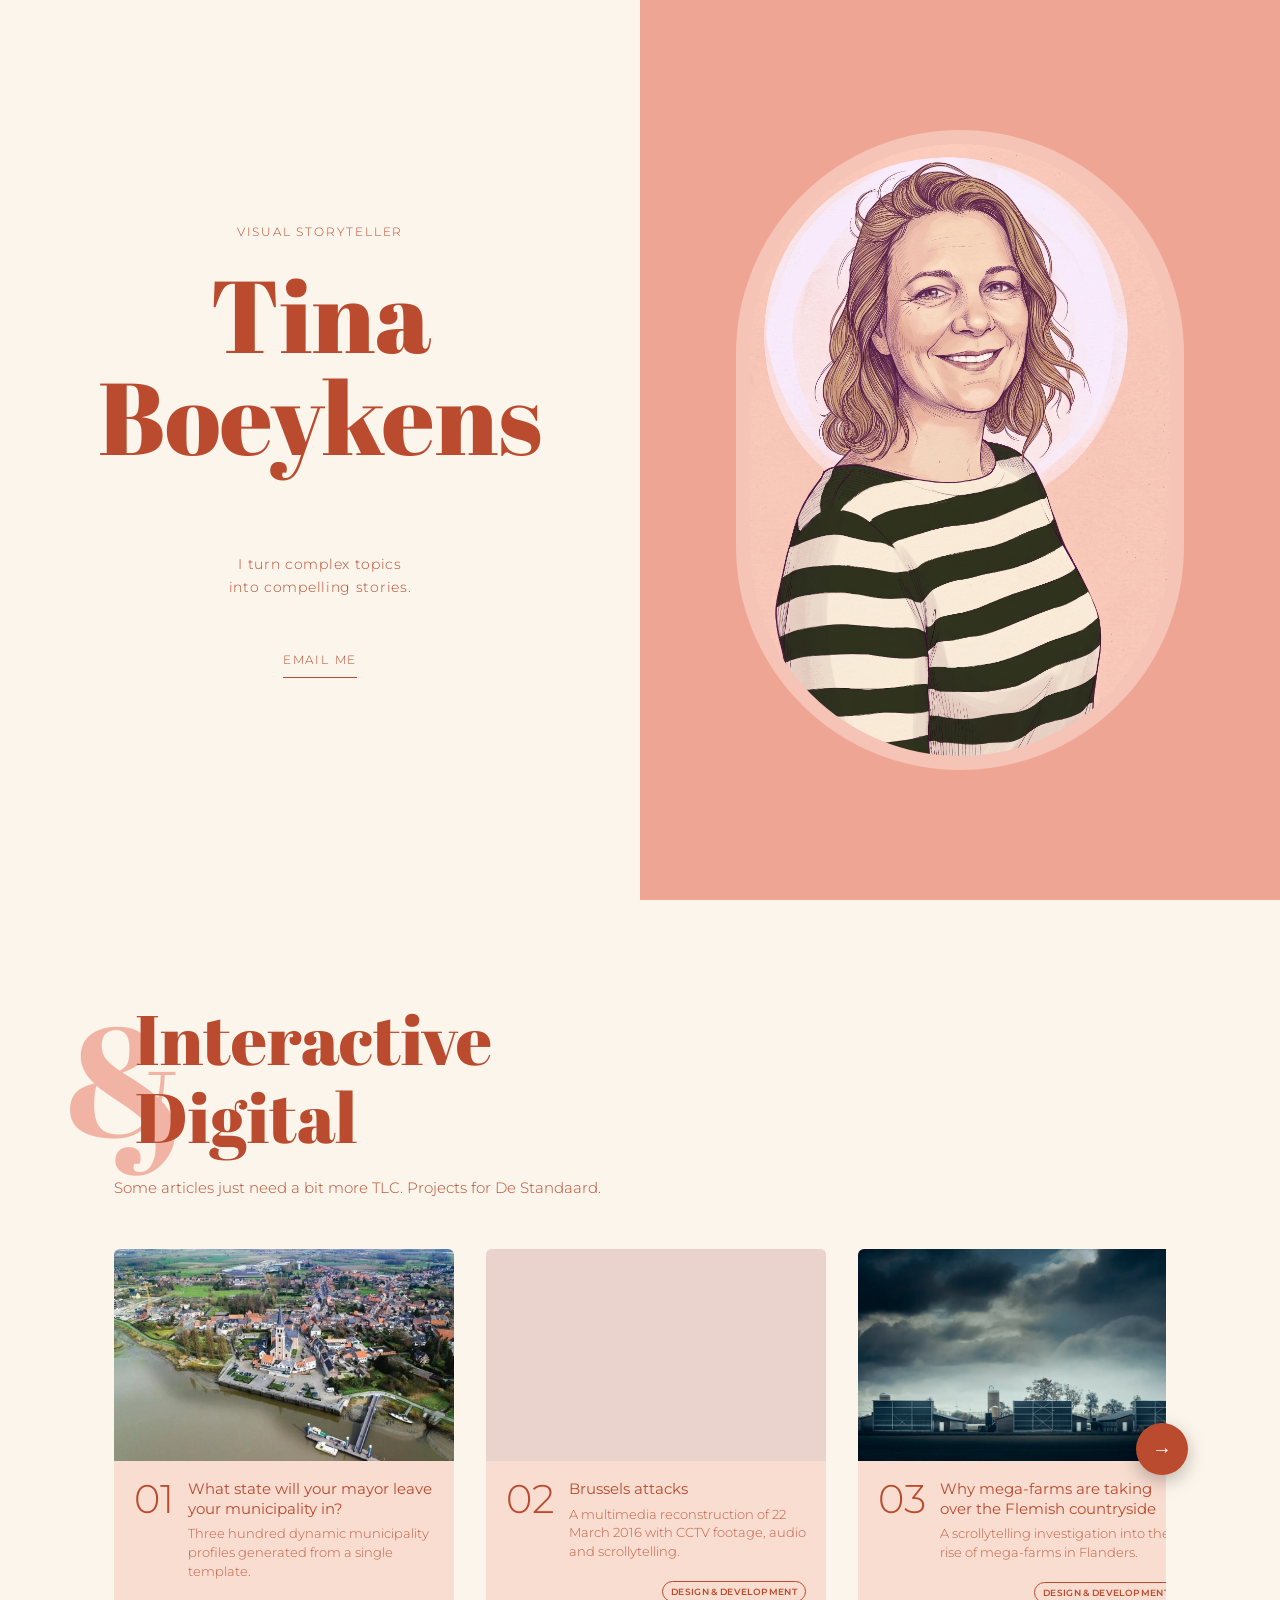
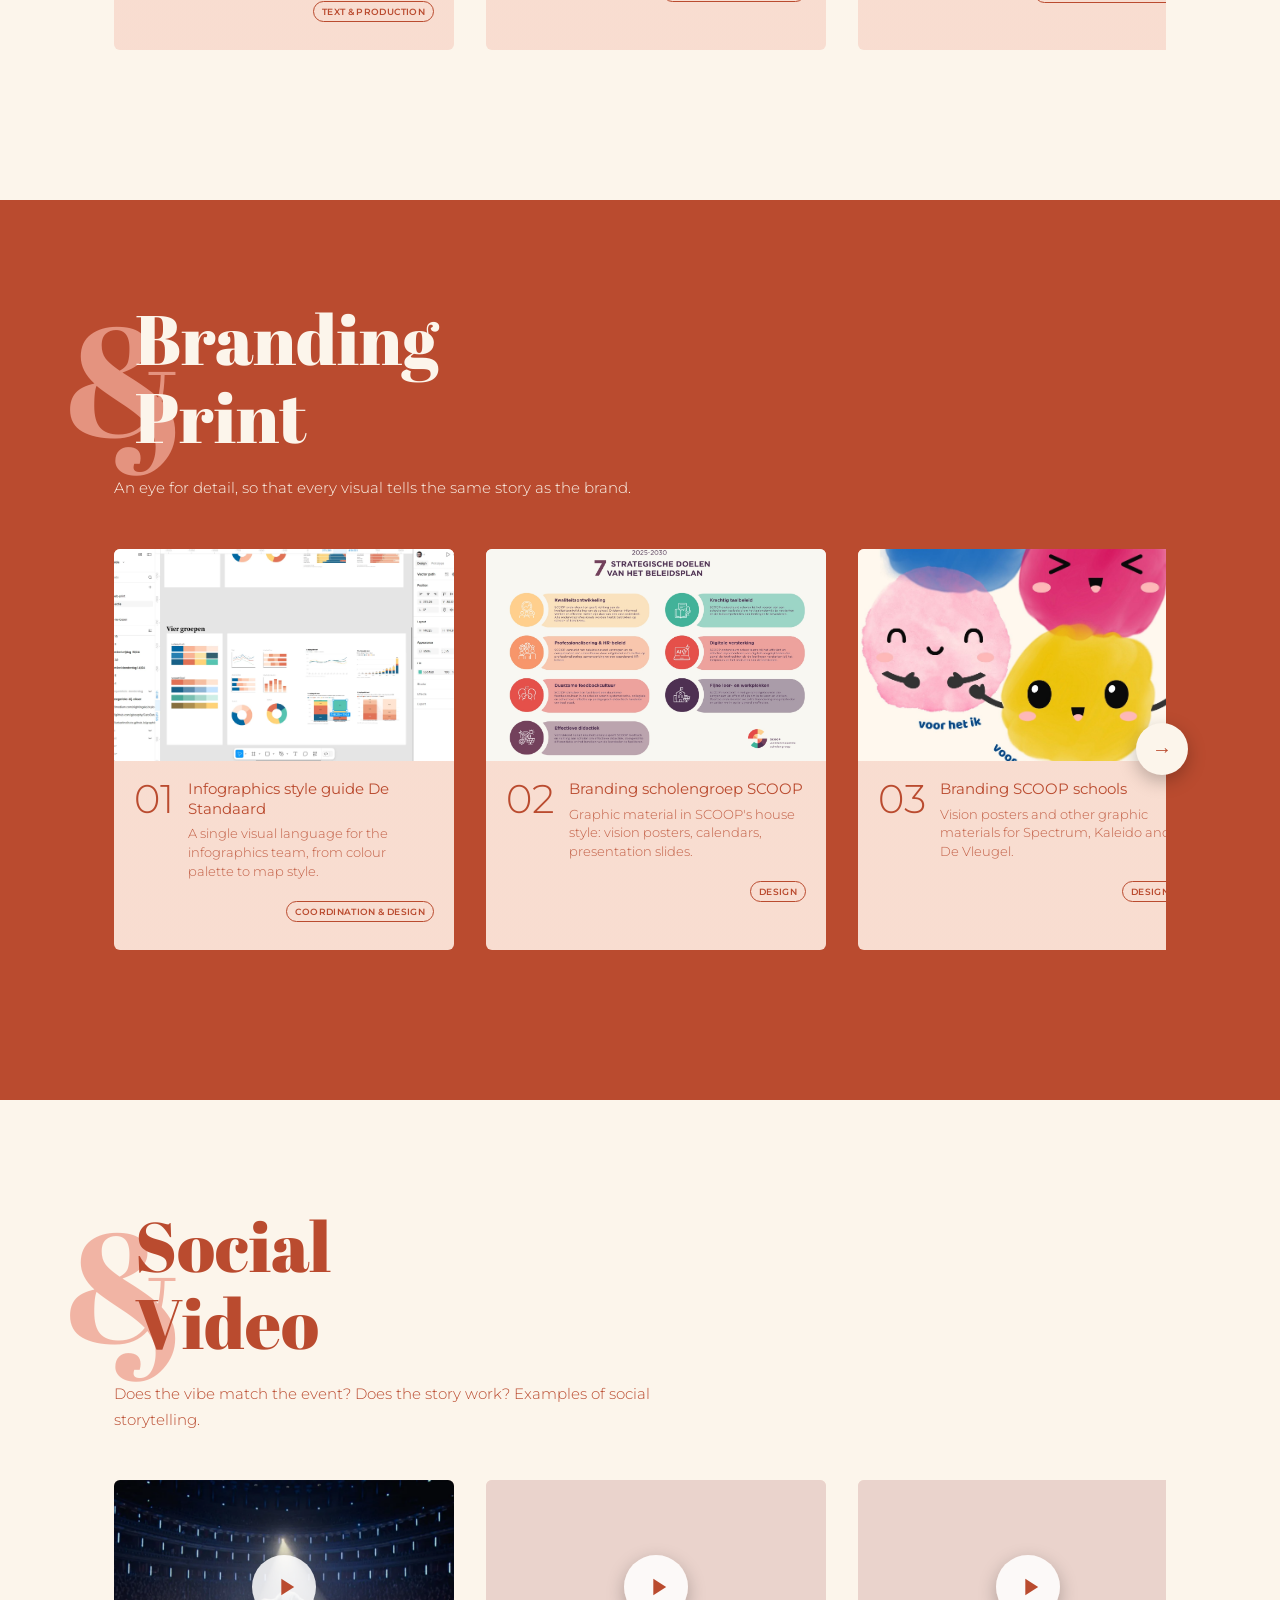
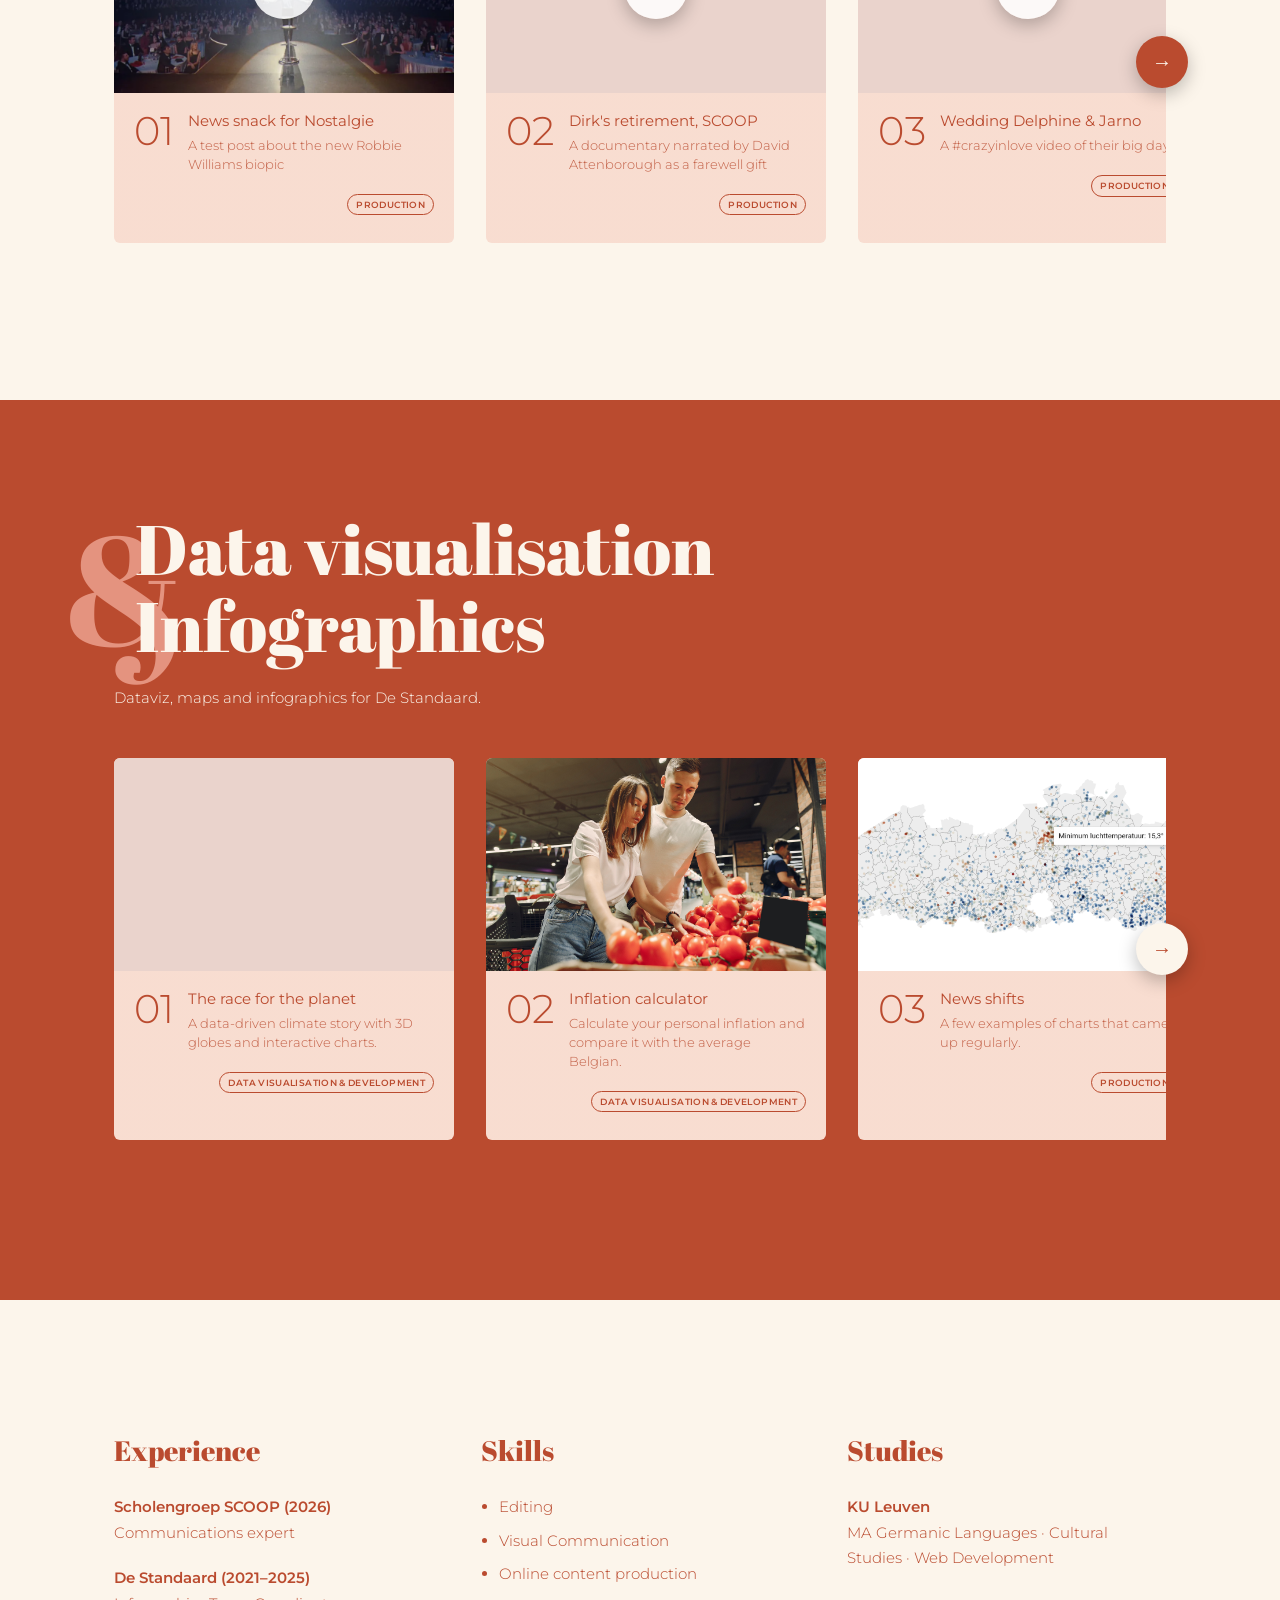
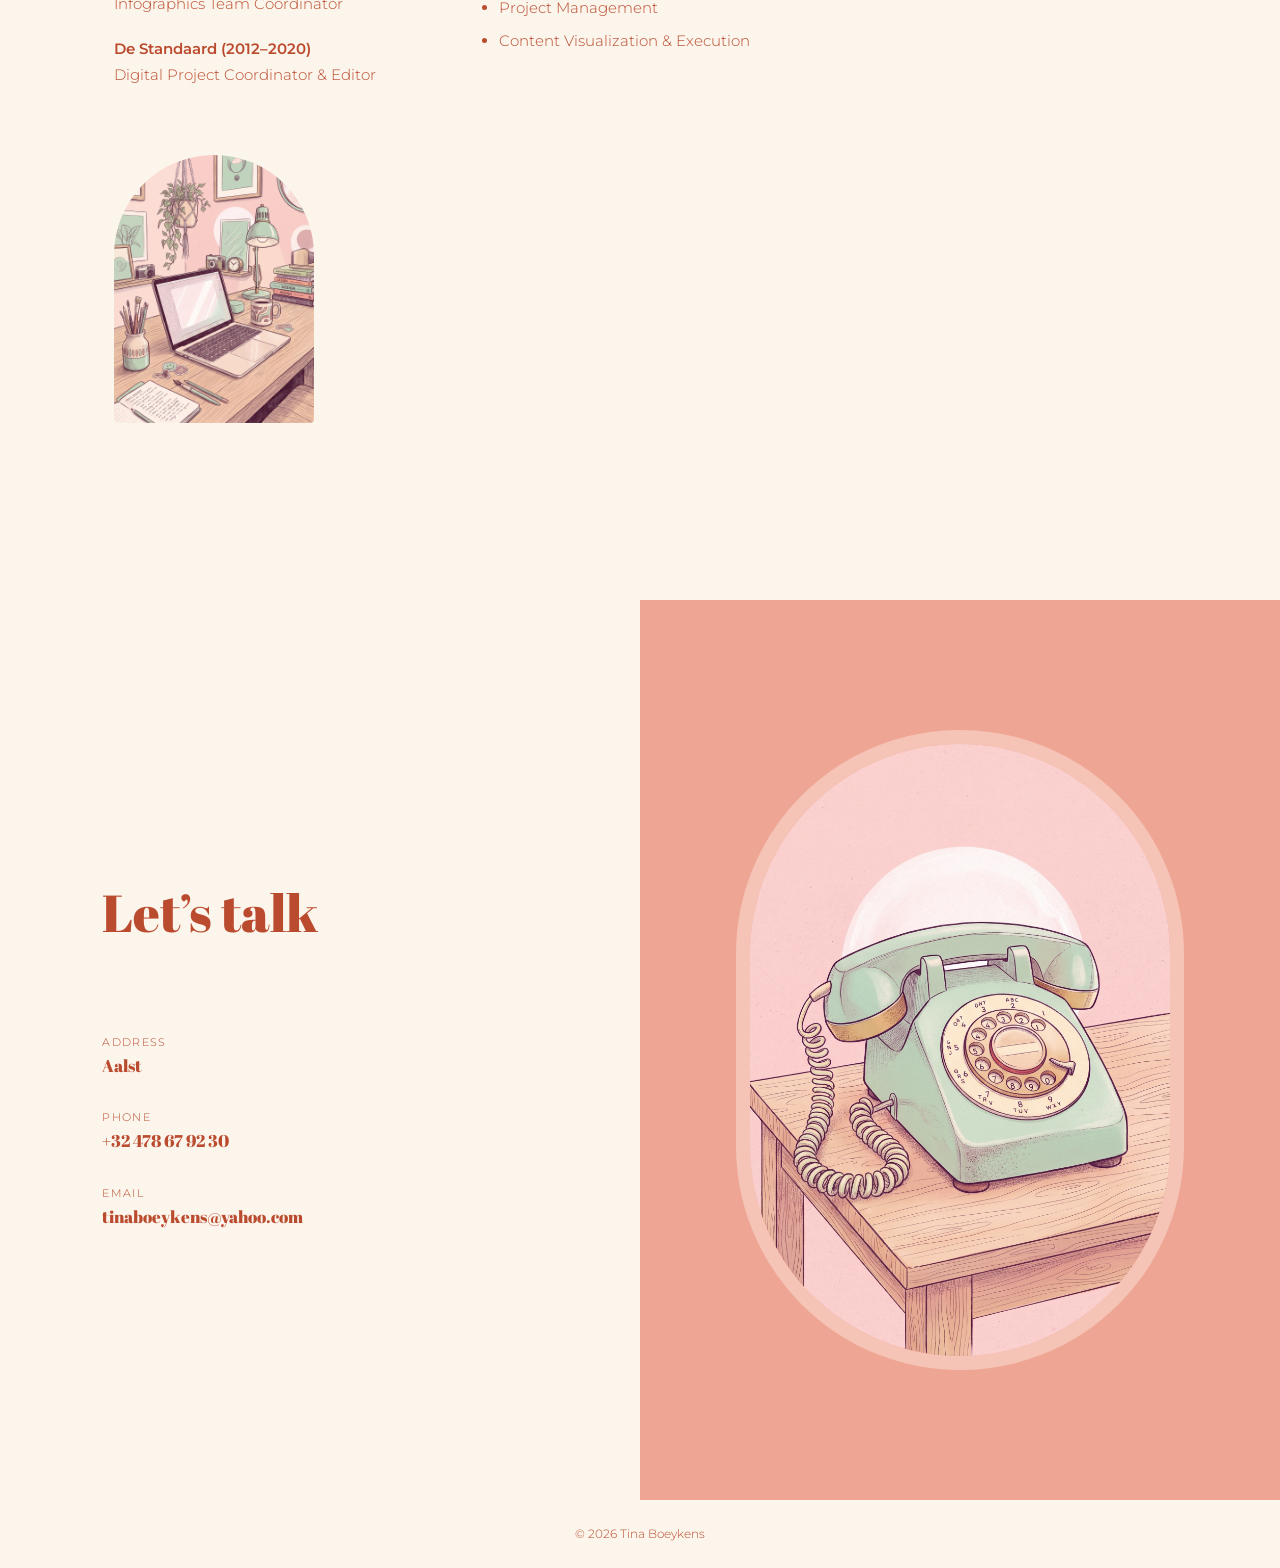
<file: index.html>
<!DOCTYPE html>
<html lang="en">
<head>
  <meta charset="UTF-8">
  <meta name="viewport" content="width=device-width, initial-scale=1.0">
  <title>Tina Boeykens · Visual Storyteller</title>
  <meta name="description" content="Portfolio of Tina Boeykens, visual storyteller: data visualisation, infographics, interactive and digital work.">

  <!-- Fonts: Abril Fatface for headings, Montserrat for body text -->
  <link rel="preconnect" href="https://fonts.googleapis.com">
  <link rel="preconnect" href="https://fonts.gstatic.com" crossorigin>
  <link href="https://fonts.googleapis.com/css2?family=Abril+Fatface&family=Montserrat:wght@300;400;600&display=swap" rel="stylesheet">

  <link rel="stylesheet" href="style.css">
</head>
<body>

  <!-- =========================================================
       1. INTRO / START
       ========================================================= -->
  <header class="hero section-dark">
    <div class="hero-text">
      <p class="eyebrow">Visual storyteller</p>
      <h1>Tina<br>Boeykens</h1>
      <p class="hero-lead">I turn complex topics<br>into compelling stories.</p>
      <!-- <p class="hero-lead">With words<br>and visuals</p> -->
      <a class="button" href="mailto:tinaboeykens@yahoo.com">Email me</a>
    </div>
    <div class="hero-image"><div class="hero-blob"><img src="assets/portfolio-tina.jpg" alt="Portrait of Tina Boeykens"></div></div>
  </header>

  <main>

    <!-- =========================================================
         2. INTERACTIVE & DIGITAL
         ========================================================= -->
    <section id="interactive" class="section section-light">
      <div class="container">
        <h2 class="section-title"><span class="amp">&amp;</span>Interactive<br>Digital</h2>
        <p class="section-intro">Some articles just need a bit more TLC. Projects for De Standaard.</p>

        <div class="carousel">
          <div class="cards">
          <a class="card" href="projecten/gemeente.html">
            <div class="card-image"><img src="assets/gemeente.webp" alt="Three hundred dynamic municipality profiles generated from a single template."></div>
            <div class="card-body">
              <span class="card-number">01</span>
              <div class="card-text">
                <h3 class="card-title">What state will your mayor leave your municipality in?</h3>
                <p class="card-subtitle">Three hundred dynamic municipality profiles generated from a single template.</p>
                <span class="card-label">Text &amp; Production</span>
              </div>
            </div>
          </a>
          <a class="card" href="projecten/aanslagen-brussel.html">
            <div class="card-image"><video src="assets/aanslagen.mp4" autoplay muted loop playsinline aria-label="A multimedia reconstruction of 22 March 2016 with CCTV footage, audio and scrollytelling."></video></div>
            <div class="card-body">
              <span class="card-number">02</span>
              <div class="card-text">
                <h3 class="card-title">Brussels attacks</h3>
                <p class="card-subtitle">A multimedia reconstruction of 22 March 2016 with CCTV footage, audio and scrollytelling.</p>
                <span class="card-label">Design &amp; Development</span>
              </div>
            </div>
          </a>
          <a class="card" href="projecten/megastallen.html">
            <div class="card-image"><img src="assets/veestallen.webp" alt="A scrollytelling investigation into the rise of mega-farms in Flanders."></div>
            <div class="card-body">
              <span class="card-number">03</span>
              <div class="card-text">
                <h3 class="card-title">Why mega-farms are taking over the Flemish countryside</h3>
                <p class="card-subtitle">A scrollytelling investigation into the rise of mega-farms in Flanders.</p>
                <span class="card-label">Design &amp; Development</span>
              </div>
            </div>
          </a>
          <a class="card" href="projecten/links-rechts.html">
            <div class="card-image"><img src="assets/links.webp" alt="An interactive ideology test that places readers among the parties and 4,000 voters."></div>
            <div class="card-body">
              <span class="card-number">04</span>
              <div class="card-text">
                <h3 class="card-title">How left or right are you?</h3>
                <p class="card-subtitle">An interactive ideology test that places readers among the parties and 4,000 voters.</p>
                <span class="card-label">Design &amp; Development</span>
              </div>
            </div>
          </a>
          <a class="card" href="projecten/zomer-van-extremen.html">
            <div class="card-image"><img src="assets/zomer.webp" alt="A chronological photo story of the extreme-weather summer of 2023: wildfires, heatwaves, storms and floods."></div>
            <div class="card-body">
              <span class="card-number">05</span>
              <div class="card-text">
                <h3 class="card-title">A summer of extremes</h3>
                <p class="card-subtitle">A chronological photo story of the extreme-weather summer of 2023: wildfires, heatwaves, storms and floods.</p>
                <span class="card-label">Text &amp; Production</span>
              </div>
            </div>
          </a>
          <a class="card" href="projecten/oekraine.html">
            <div class="card-image"><img src="assets/oekr.webp" alt="A multimedia longread with an animated frontline map and sequential video footage."></div>
            <div class="card-body">
              <span class="card-number">06</span>
              <div class="card-text">
                <h3 class="card-title">One year of war in Ukraine</h3>
                <p class="card-subtitle">A multimedia longread with an animated frontline map and sequential video footage.</p>
                <span class="card-label">Text, Design &amp; Development</span>
              </div>
            </div>
          </a>
          </div>
          <button class="carousel-arrow carousel-arrow-prev" type="button" aria-label="Scroll back">&#8592;</button>
          <button class="carousel-arrow carousel-arrow-next" type="button" aria-label="Scroll to see more">&#8594;</button>
        </div>
      </div>
    </section>

    <!-- =========================================================
         3. BRANDING & PRINT
         ========================================================= -->
    <section id="branding" class="section section-dark">
      <div class="container">
        <h2 class="section-title"><span class="amp">&amp;</span>Branding<br>Print</h2>
        <p class="section-intro">An eye for detail, so that every visual tells the same story as the brand.</p>

        <div class="carousel">
          <div class="cards">
          <a class="card" href="projecten/styleguide.html">
            <div class="card-image"><img src="assets/cover-styleguide.webp" alt="A single visual language for the infographics team, from colour palette to map style."></div>
            <div class="card-body">
              <span class="card-number">01</span>
              <div class="card-text">
                <h3 class="card-title">Infographics style guide De Standaard</h3>
                <p class="card-subtitle">A single visual language for the infographics team, from colour palette to map style.</p>
                <span class="card-label">Coordination &amp; Design</span>
              </div>
            </div>
          </a>
          <a class="card" href="projecten/branding-scoop.html">
            <div class="card-image"><img src="assets/cover-brand.jpg" alt="Graphic material in SCOOP's house style: vision posters, calendars, presentation slides."></div>
            <div class="card-body">
              <span class="card-number">02</span>
              <div class="card-text">
                <h3 class="card-title">Branding scholengroep SCOOP</h3>
                <p class="card-subtitle">Graphic material in SCOOP's house style: vision posters, calendars, presentation slides.</p>
                <span class="card-label">Design</span>
              </div>
            </div>
          </a>
          <a class="card" href="projecten/scoop-scholen.html">
            <div class="card-image"><img src="assets/cover-spectrum.jpg" alt="Vision posters and other graphic materials for Spectrum, Kaleido and De Vleugel."></div>
            <div class="card-body">
              <span class="card-number">03</span>
              <div class="card-text">
                <h3 class="card-title">Branding SCOOP schools</h3>
                <p class="card-subtitle">Vision posters and other graphic materials for Spectrum, Kaleido and De Vleugel.</p>
                <span class="card-label">Design</span>
              </div>
            </div>
          </a>
          <a class="card" href="projecten/curieuzeneuzen.html">
            <div class="card-image"><img src="assets/cover-curieuzeneuzen.webp" alt="An award-winning citizen-science project: 20,000 Flemish residents measured the air quality in their street."></div>
            <div class="card-body">
              <span class="card-number">04</span>
              <div class="card-text">
                <h3 class="card-title">CurieuzeNeuzen Flanders</h3>
                <p class="card-subtitle">An award-winning citizen-science project: 20,000 Flemish residents measured the air quality in their street.</p>
                <span class="card-label">Design &amp; Coordination</span>
              </div>
            </div>
          </a>
          </div>
          <button class="carousel-arrow carousel-arrow-prev" type="button" aria-label="Scroll back">&#8592;</button>
          <button class="carousel-arrow carousel-arrow-next" type="button" aria-label="Scroll to see more">&#8594;</button>
        </div>
      </div>
    </section>

    <!-- =========================================================
         4. SOCIAL & CAMPAIGNS
         ========================================================= -->
    <section id="social" class="section section-light">
      <div class="container">
        <h2 class="section-title"><span class="amp">&amp;</span>Social<br>Video</h2>
        <p class="section-intro">Does the vibe match the event? Does the story work? Examples of social storytelling.</p>

        <div class="carousel">
          <div class="cards">
          <!-- Video cards: href = the video, opens in the pop-up below -->
          <a class="card card-video" href="assets/rwilliams.mp4">
            <div class="card-image"><img src="assets/cover-williams.webp" alt="A test post about the new Robbie Williams biopic"></div>
            <div class="card-body">
              <span class="card-number">01</span>
              <div class="card-text">
                <h3 class="card-title">News snack for Nostalgie</h3>
                <p class="card-subtitle">A test post about the new Robbie Williams biopic</p>
                <span class="card-label">Production</span>
              </div>
            </div>
          </a>
          <a class="card card-video" href="assets/dirk.mp4">
            <!-- no cover image yet: shows the frame at 1 second -->
            <div class="card-image"><video src="assets/dirk.mp4#t=1" muted playsinline preload="metadata" aria-hidden="true"></video></div>
            <div class="card-body">
              <span class="card-number">02</span>
              <div class="card-text">
                <h3 class="card-title">Dirk's retirement, SCOOP</h3>
                <p class="card-subtitle">A documentary narrated by David Attenborough as a farewell gift</p>
                <span class="card-label">Production</span>
              </div>
            </div>
          </a>
          <a class="card card-video" href="assets/delphine.mp4">
            <div class="card-image"><video src="assets/delphine.mp4#t=1" muted playsinline preload="metadata" aria-hidden="true"></video></div>
            <div class="card-body">
              <span class="card-number">03</span>
              <div class="card-text">
                <h3 class="card-title">Wedding Delphine &amp; Jarno</h3>
                <p class="card-subtitle">A #crazyinlove video of their big day</p>
                <span class="card-label">Production</span>
              </div>
            </div>
          </a>
          <!-- Instagram reel: data-embed is shown in the pop-up, href is the fallback -->
          <a class="card card-video" href="https://www.instagram.com/reel/DYOun3-yedt/" data-embed="https://www.instagram.com/reel/DYOun3-yedt/embed/">
            <div class="card-image"><img src="assets/cover-infra.jpg" alt="Job ad infrastructure SCOOP"></div>
            <div class="card-body">
              <span class="card-number">04</span>
              <div class="card-text">
                <h3 class="card-title">Job ad infrastructure SCOOP</h3>
                <p class="card-subtitle">Colleagues become actors for a day</p>
                <span class="card-label">Production</span>
              </div>
            </div>
          </a>
          <a class="card card-video" href="https://www.instagram.com/reel/DX_tTX2NScG/" data-embed="https://www.instagram.com/reel/DX_tTX2NScG/embed/">
            <div class="card-image"><img src="assets/cover-paul.jpg" alt="Paul's retirement, SCOOP"></div>
            <div class="card-body">
              <span class="card-number">05</span>
              <div class="card-text">
                <h3 class="card-title">Paul's retirement, SCOOP</h3>
                <p class="card-subtitle">Personal messages for Paul's retirement</p>
                <span class="card-label">Production</span>
              </div>
            </div>
          </a>
          <a class="card card-video" href="assets/jaar-sep.mp4">
            <div class="card-image"><video src="assets/jaar-sep.mp4#t=1" muted playsinline preload="metadata" aria-hidden="true"></video></div>
            <div class="card-body">
              <span class="card-number">06</span>
              <div class="card-text">
                <h3 class="card-title">Year in review: Sep</h3>
                <p class="card-subtitle">Videos I made for my personal Instagram account.</p>
                <span class="card-label">Production</span>
              </div>
            </div>
          </a>
          <a class="card card-video" href="assets/jaar-wandel.mp4">
            <div class="card-image"><video src="assets/jaar-wandel.mp4#t=1" muted playsinline preload="metadata" aria-hidden="true"></video></div>
            <div class="card-body">
              <span class="card-number">07</span>
              <div class="card-text">
                <h3 class="card-title">Year in review: Tina</h3>
                <p class="card-subtitle">Videos I made for my personal Instagram account.</p>
                <span class="card-label">Production</span>
              </div>
            </div>
          </a>
          <a class="card card-video" href="assets/jaar-vrienden.mp4">
            <div class="card-image"><video src="assets/jaar-vrienden.mp4#t=1" muted playsinline preload="metadata" aria-hidden="true"></video></div>
            <div class="card-body">
              <span class="card-number">08</span>
              <div class="card-text">
                <h3 class="card-title">Year in review: friends</h3>
                <p class="card-subtitle">Videos I made for my personal Instagram account.</p>
                <span class="card-label">Production</span>
              </div>
            </div>
          </a>
          </div>
          <button class="carousel-arrow carousel-arrow-prev" type="button" aria-label="Scroll back">&#8592;</button>
          <button class="carousel-arrow carousel-arrow-next" type="button" aria-label="Scroll to see more">&#8594;</button>
        </div>
      </div>
    </section>

    <!-- =========================================================
         5. DATA VISUALISATION & INFOGRAPHICS
         ========================================================= -->
    <section id="dataviz" class="section section-dark">
      <div class="container">
        <h2 class="section-title"><span class="amp">&amp;</span>Data visualisation<br>Infographics</h2>
        <p class="section-intro">Dataviz, maps and infographics for De Standaard.</p>

        <div class="carousel">
          <div class="cards">
          <!-- Copy one <a class="card"> block per project -->
          <a class="card" href="projecten/race-om-de-planeet.html">
            <div class="card-image"><video src="assets/cover-planeet.mp4" autoplay muted loop playsinline aria-label="A data-driven climate story with 3D globes and interactive charts."></video></div>
            <div class="card-body">
              <span class="card-number">01</span>
              <div class="card-text">
                <h3 class="card-title">The race for the planet</h3>
                <p class="card-subtitle">A data-driven climate story with 3D globes and interactive charts.</p>
                <span class="card-label">Data visualisation &amp; Development</span>
              </div>
            </div>
          </a>
          <a class="card" href="projecten/inflatiecalculator.html">
            <div class="card-image"><img src="assets/cover-inflatie.jpg" alt="Calculate your personal inflation and compare it with the average Belgian."></div>
            <div class="card-body">
              <span class="card-number">02</span>
              <div class="card-text">
                <h3 class="card-title">Inflation calculator</h3>
                <p class="card-subtitle">Calculate your personal inflation and compare it with the average Belgian.</p>
                <span class="card-label">Data visualisation &amp; Development</span>
              </div>
            </div>
          </a>
          <a class="card" href="projecten/news-shifts.html">
            <div class="card-image"><img src="assets/cover-dailies.png" alt="A few examples of charts that came up regularly."></div>
            <div class="card-body">
              <span class="card-number">03</span>
              <div class="card-text">
                <h3 class="card-title">News shifts</h3>
                <p class="card-subtitle">A few examples of charts that came up regularly.</p>
                <span class="card-label">Production</span>
              </div>
            </div>
          </a>
          <a class="card" href="projecten/vesder.html">
            <div class="card-image"><img src="assets/vesder.webp" alt="Scrollytelling with flood maps that hold the official risk up against the real disaster of July 2021."></div>
            <div class="card-body">
              <span class="card-number">04</span>
              <div class="card-text">
                <h3 class="card-title">Back to the Vesdre</h3>
                <p class="card-subtitle">Scrollytelling with flood maps that hold the official risk up against the real disaster of July 2021.</p>
                <span class="card-label">Data visualisation</span>
              </div>
            </div>
          </a>
          </div>
          <button class="carousel-arrow carousel-arrow-prev" type="button" aria-label="Scroll back">&#8592;</button>
          <button class="carousel-arrow carousel-arrow-next" type="button" aria-label="Scroll to see more">&#8594;</button>
        </div>
      </div>
    </section>

    <!-- =========================================================
         6. EXPERIENCE / SKILLS / STUDIES
         ========================================================= -->
    <section id="about" class="section section-light">
      <div class="container">
        <div class="about-grid">
          <div>
            <h2 class="column-title">Experience</h2>
            <div class="job">
              <p class="job-place">Scholengroep SCOOP (2026)</p>
              <p>Communications expert</p>
            </div>
            <div class="job">
              <p class="job-place">De Standaard (2021–2025)</p>
              <p>Infographics Team Coordinator</p>
            </div>
            <div class="job">
              <p class="job-place">De Standaard (2012–2020)</p>
              <p>Digital Project Coordinator &amp; Editor</p>
            </div>
          </div>

          <div>
            <h2 class="column-title">Skills</h2>
            <ul class="skills">
              <li>Editing</li>
              <li>Visual Communication</li>
              <li>Online content production</li>
              <li>Project Management</li>
              <li>Content Visualization &amp; Execution</li>
            </ul>
          </div>

          <div>
            <h2 class="column-title">Studies</h2>
            <p class="job-place">KU Leuven</p>
            <p>MA Germanic Languages · Cultural Studies · Web Development</p>
          </div>
        </div>

        <img class="portrait" src="assets/portfolio-laptop.jpg" alt="Laptop on a desk">
      </div>
    </section>

    <!-- =========================================================
         7. LET'S TALK
         ========================================================= -->
    <section id="contact" class="contact section-dark">
      <div class="contact-text">
        <h2 class="contact-title">Let’s talk</h2>

        <p class="label">Address</p>
        <p class="contact-value">Aalst</p>

        <p class="label">Phone</p>
        <p class="contact-value"><a href="tel:+32478679230">+32 478 67 92 30</a></p>

        <p class="label">Email</p>
        <p class="contact-value"><a href="mailto:tinaboeykens@yahoo.com">tinaboeykens@yahoo.com</a></p>
      </div>
      <div class="contact-image"><img src="assets/portfolio-foon.jpg" alt="Vintage telephone"></div>
    </section>

  </main>

  <footer class="footer">
    <p>© 2026 Tina Boeykens</p>
  </footer>

  <!-- Carousel arrows: only shown when a row of cards overflows the screen -->
  <script>
    document.querySelectorAll('.carousel').forEach((carousel) => {
      const track = carousel.querySelector('.cards');
      const prev = carousel.querySelector('.carousel-arrow-prev');
      const next = carousel.querySelector('.carousel-arrow-next');
      if (!track || !prev || !next) return;

      const canScrollFurther = () =>
        track.scrollWidth - track.clientWidth - track.scrollLeft > 4;
      const canScrollBack = () => track.scrollLeft > 4;

      const refresh = () => {
        next.classList.toggle('is-visible', canScrollFurther());
        prev.classList.toggle('is-visible', canScrollBack());
      };

      next.addEventListener('click', () => {
        track.scrollBy({ left: track.clientWidth * 0.8, behavior: 'smooth' });
      });
      prev.addEventListener('click', () => {
        track.scrollBy({ left: -track.clientWidth * 0.8, behavior: 'smooth' });
      });

      track.addEventListener('scroll', refresh);
      window.addEventListener('resize', refresh);
      window.addEventListener('load', refresh);
      refresh();
    });
  </script>

  <!-- Video pop-up: opened by any .card-video -->
  <dialog class="video-modal" aria-label="Video">
    <button class="video-modal-close" type="button" aria-label="Close video">&#215;</button>
    <video controls playsinline></video>
    <iframe title="Embedded video" allowfullscreen hidden></iframe>
  </dialog>
  <script>
    const modal = document.querySelector('.video-modal');
    const modalVideo = modal.querySelector('video');
    const modalEmbed = modal.querySelector('iframe');

    document.querySelectorAll('.card-video').forEach((card) => {
      card.addEventListener('click', (e) => {
        e.preventDefault();
        const embed = card.dataset.embed;   // e.g. an Instagram reel
        modalVideo.hidden = !!embed;
        modalEmbed.hidden = !embed;
        if (embed) {
          modalEmbed.src = embed;
          modal.showModal();
        } else {
          modalVideo.src = card.getAttribute('href');
          modal.showModal();
          modalVideo.play();
        }
      });
    });

    modal.querySelector('.video-modal-close').addEventListener('click', () => modal.close());
    // click on the dark backdrop (outside the video) closes too
    modal.addEventListener('click', (e) => { if (e.target === modal) modal.close(); });
    // stop the video whenever the pop-up closes (button, backdrop or Esc)
    modal.addEventListener('close', () => {
      modalVideo.pause();
      modalVideo.removeAttribute('src');
      modalVideo.load();
      modalEmbed.removeAttribute('src');
    });
  </script>

</body>
</html>
</file>
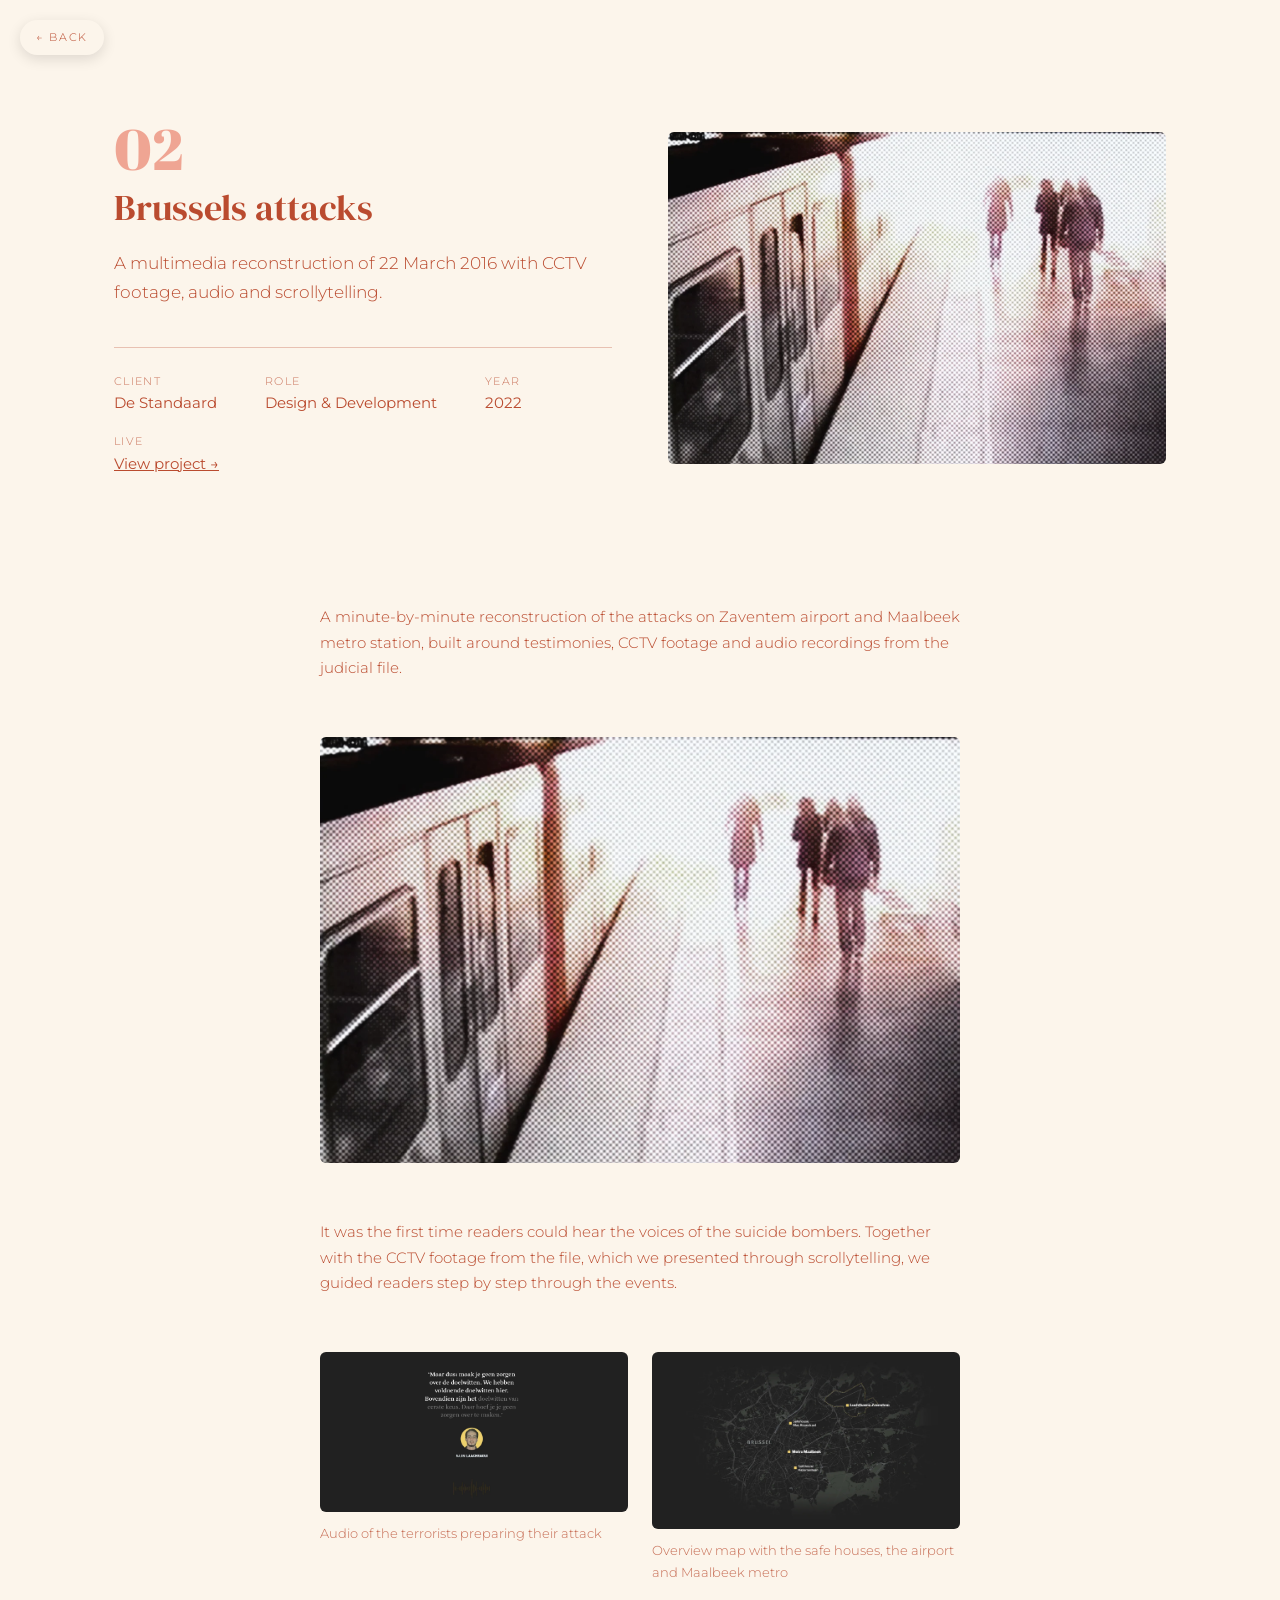
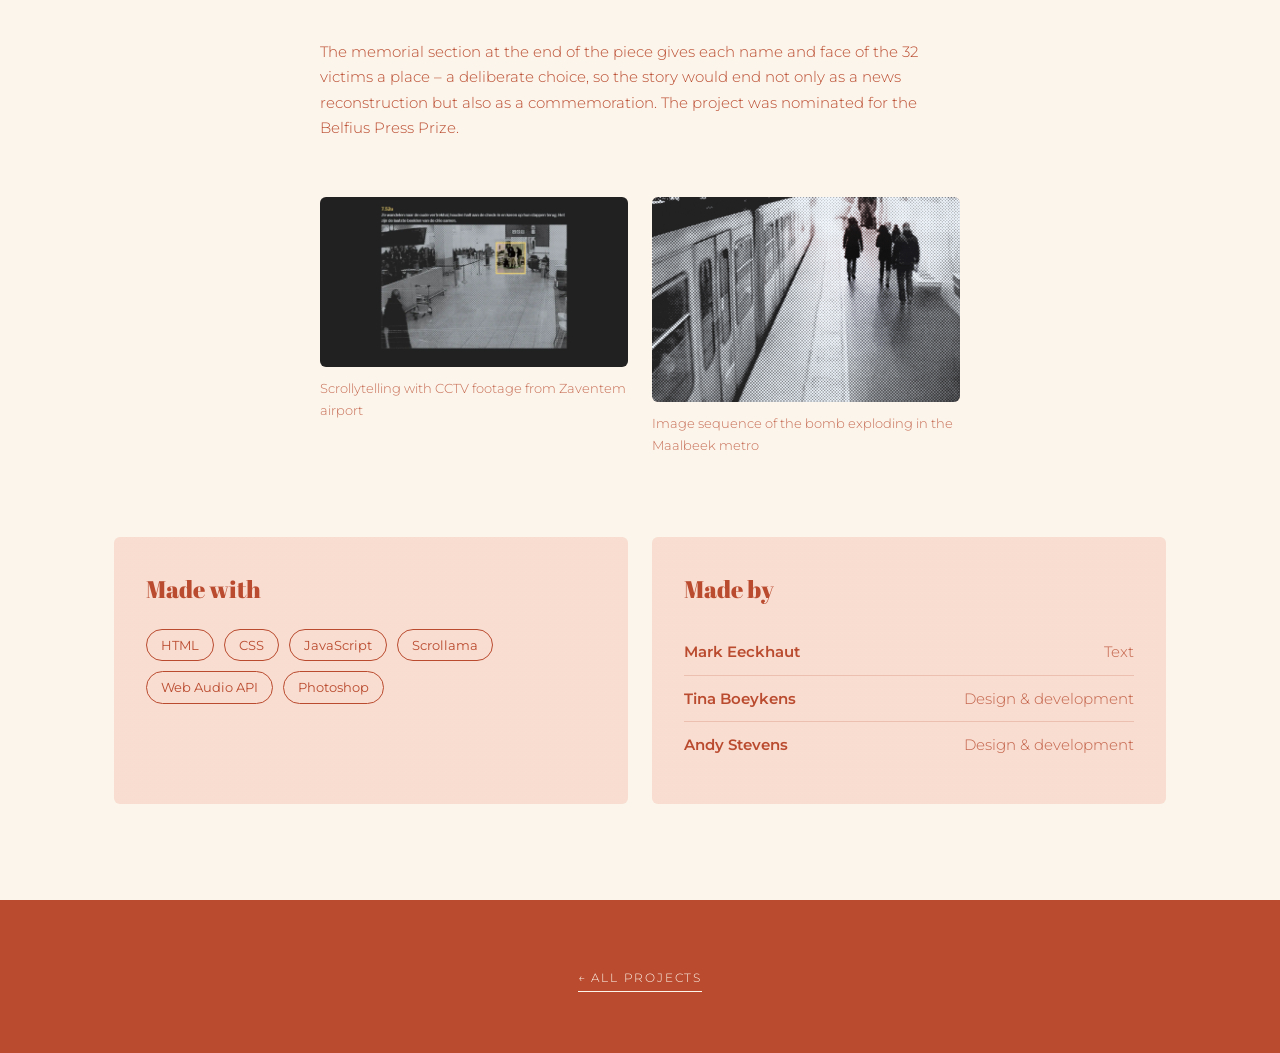
<file: projecten/aanslagen-brussel.html>
<!DOCTYPE html>
<html lang="en">
<head>
  <meta charset="UTF-8">
  <meta name="viewport" content="width=device-width, initial-scale=1.0">
  <title>Brussels attacks · Tina Boeykens</title>
  <meta name="description" content="A multimedia reconstruction of 22 March 2016 with CCTV footage, audio and scrollytelling.">

  <link rel="preconnect" href="https://fonts.googleapis.com">
  <link rel="preconnect" href="https://fonts.gstatic.com" crossorigin>
  <link href="https://fonts.googleapis.com/css2?family=Abril+Fatface&family=DM+Serif+Display&family=Montserrat:wght@300;400;600&display=swap" rel="stylesheet">

  <link rel="stylesheet" href="../style.css">
</head>
<body class="project-page">

  <!-- =========================================================
       PROJECT DETAIL PAGE
       Copy this file to make the next project page.
       ========================================================= -->

  <a class="project-back" href="../index.html#interactive">&larr; Back</a>

  <!-- 1. TOP: title, short intro and the facts, with the cover image next to it (below it on mobile) -->
  <header class="project-header section-light">
    <div class="container project-header-grid">
      <div class="project-header-text">
        <h1 class="project-title"><span class="project-number" aria-hidden="true">02</span>Brussels attacks</h1>
        <p class="project-lead">A multimedia reconstruction of 22 March 2016 with CCTV footage, audio and scrollytelling.</p>

        <dl class="project-facts">
          <div><dt>Client</dt><dd>De Standaard</dd></div>
          <div><dt>Role</dt><dd>Design &amp; Development</dd></div>
          <div><dt>Year</dt><dd>2022</dd></div>
          <div><dt>Live</dt><dd><a href="https://extra.standaard.be/html/2022/aanslagenbxl/index.html" target="_blank" rel="noopener">View project &rarr;</a></dd></div>
        </dl>
      </div>

      <!-- 2. COVER IMAGE -->
      <figure class="project-cover">
        <video src="../assets/aanslagen.mp4" poster="../assets/aanslagen2.webp" autoplay muted loop playsinline aria-label="CCTV footage from Maalbeek metro station."></video>
      </figure>
    </div>
  </header>

  <!-- 3. THE STORY: text blocks and images, in any order -->
  <main class="project-content container">

    <section class="project-block">
      <p>A minute-by-minute reconstruction of the attacks on Zaventem airport and Maalbeek metro station, built around testimonies, CCTV footage and audio recordings from the judicial file.</p>
    </section>

    <figure class="project-image">
      <img src="../assets/aanslagen2.webp" alt="Grainy CCTV still of the metro platform at Maalbeek with figures walking along the train." loading="lazy">    </figure>

    <section class="project-block">
      <p>It was the first time readers could hear the voices of the suicide bombers. Together with the CCTV footage from the file, which we presented through scrollytelling, we guided readers step by step through the events.</p>
    </section>

    <!-- two images side by side -->
    <div class="project-image-pair">
      <figure class="project-image">
        <img src="../assets/aanslagen3.webp" alt="Audio fragment with the transcribed words of terrorist Najim Laachraoui." loading="lazy">
        <figcaption>Audio of the terrorists preparing their attack</figcaption>
      </figure>
      <figure class="project-image">
        <img src="../assets/aanslagen4.webp" alt="Dark map of Brussels with four marked locations: the airport, Maalbeek metro and two safe houses." loading="lazy">
        <figcaption>Overview map with the safe houses, the airport and Maalbeek metro</figcaption>
      </figure>
    </div>

    <section class="project-block">
      <p>The memorial section at the end of the piece gives each name and face of the 32 victims a place – a deliberate choice, so the story would end not only as a news reconstruction but also as a commemoration. The project was nominated for the Belfius Press Prize.</p>
    </section>

    <div class="project-image-pair">
      <figure class="project-image">
        <img src="../assets/aanslagen5.webp" alt="CCTV image of the departure hall at Zaventem with the terrorists highlighted." loading="lazy">
        <figcaption>Scrollytelling with CCTV footage from Zaventem airport</figcaption>
      </figure>
      <figure class="project-image">
        <img src="../assets/aanslagen6.gif" alt="Image sequence of the bomb exploding in the Maalbeek metro." loading="lazy">
        <figcaption>Image sequence of the bomb exploding in the Maalbeek metro</figcaption>
      </figure>
    </div>

    <!-- 4. CREDITS: tools and team -->
    <div class="project-credits">
      <section class="project-credits-box">
        <h2>Made with</h2>
        <ul class="project-tags">
          <li>HTML</li>
          <li>CSS</li>
          <li>JavaScript</li>
          <li>Scrollama</li>
          <li>Web Audio API</li>
          <li>Photoshop</li>
        </ul>
      </section>

      <section class="project-credits-box">
        <h2>Made by</h2>
        <dl class="project-team">
          <div><dt>Mark Eeckhaut</dt><dd>Text</dd></div>
          <div><dt>Tina Boeykens</dt><dd>Design &amp; development</dd></div>
          <div><dt>Andy Stevens</dt><dd>Design &amp; development</dd></div>
        </dl>
      </section>
    </div>

  </main>

  <!-- 4. BOTTOM: back to the overview -->
  <nav class="project-nav section-dark">
    <a class="button" href="../index.html#interactive">&larr; All projects</a>
  </nav>

</body>
</html>
</file>
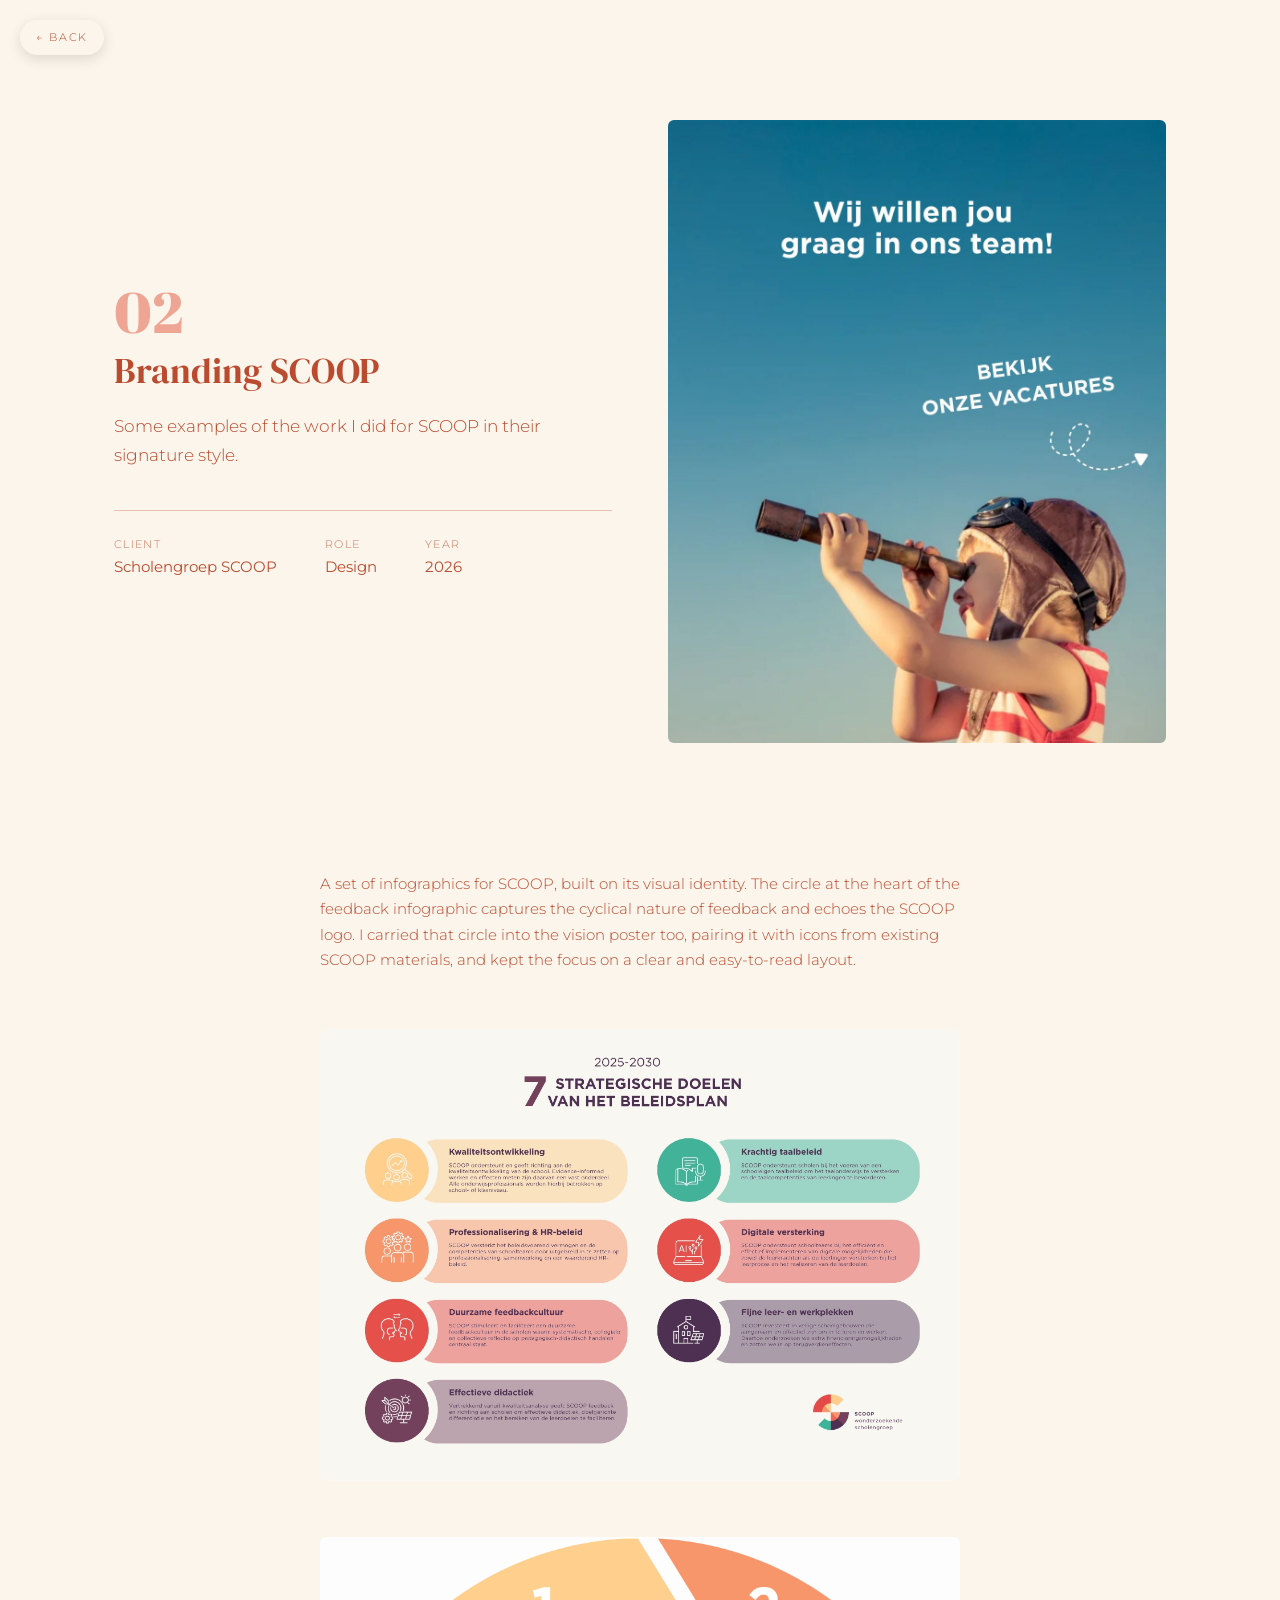
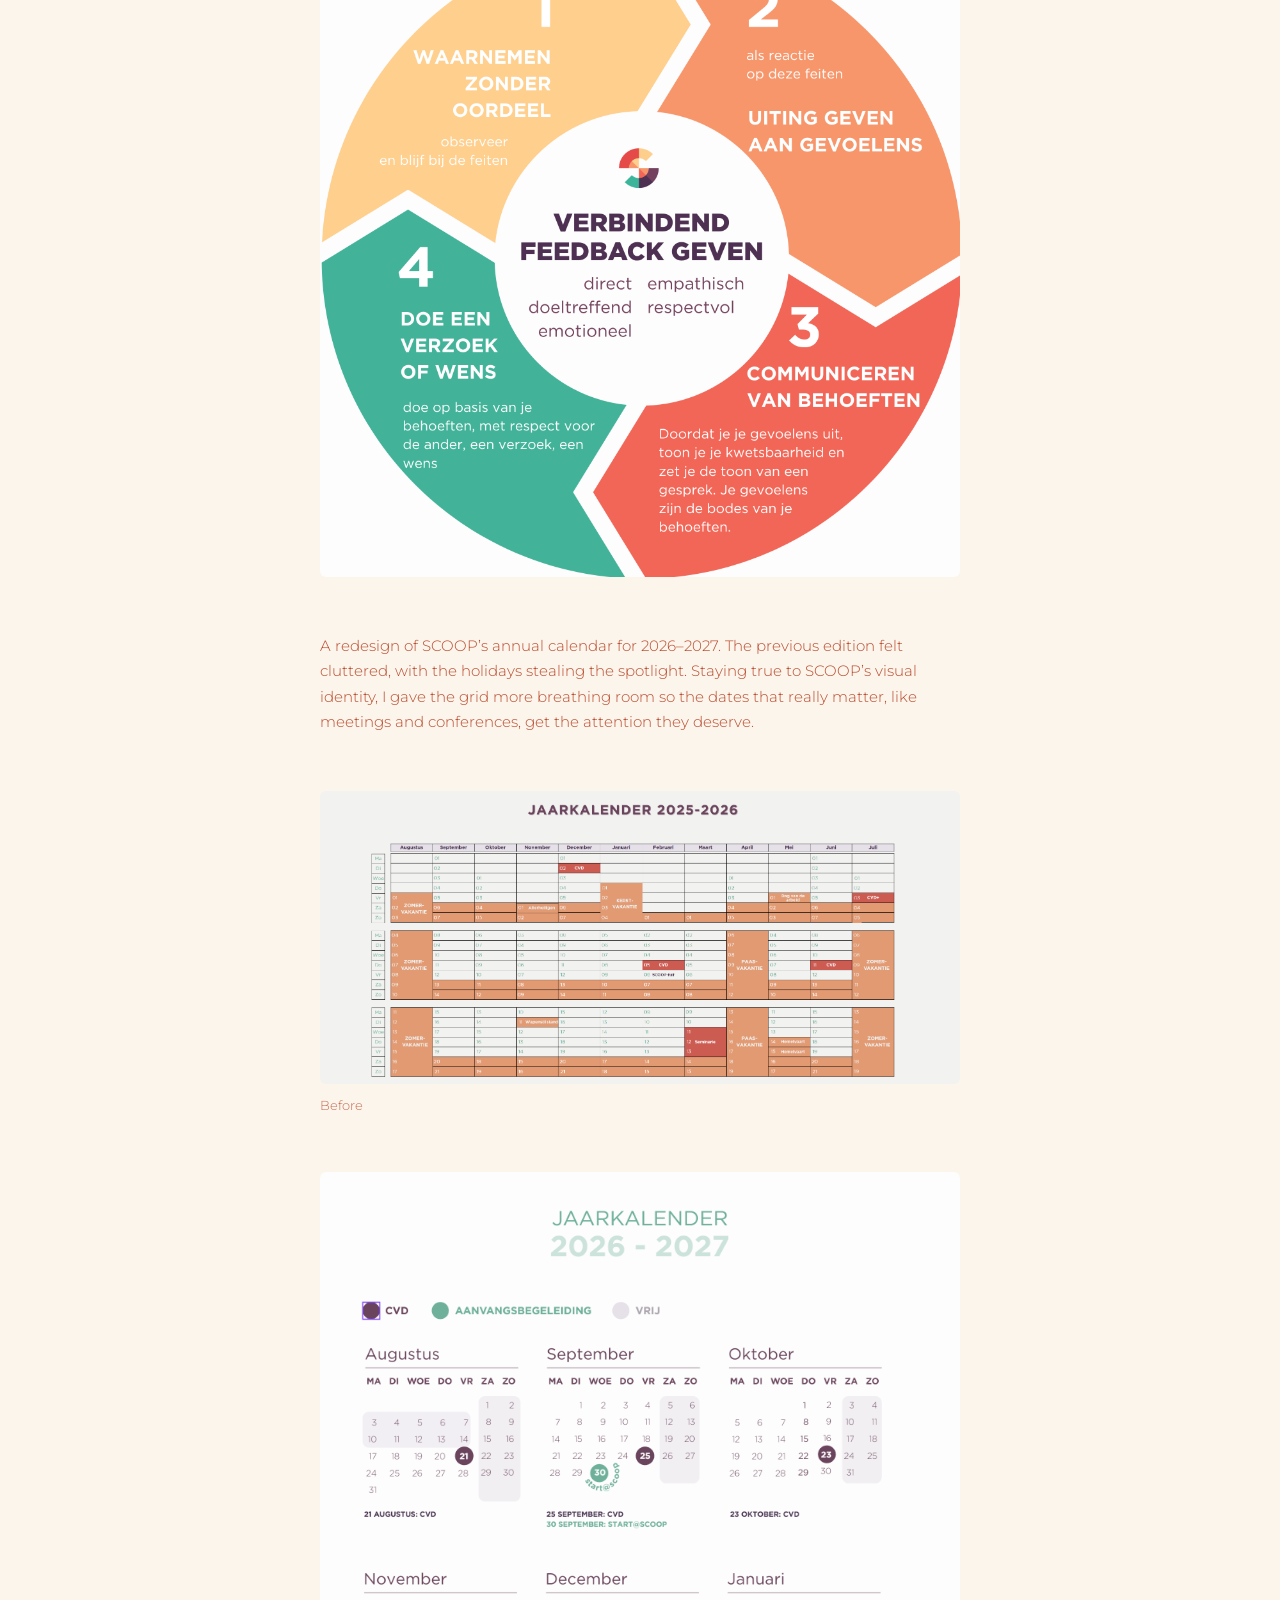
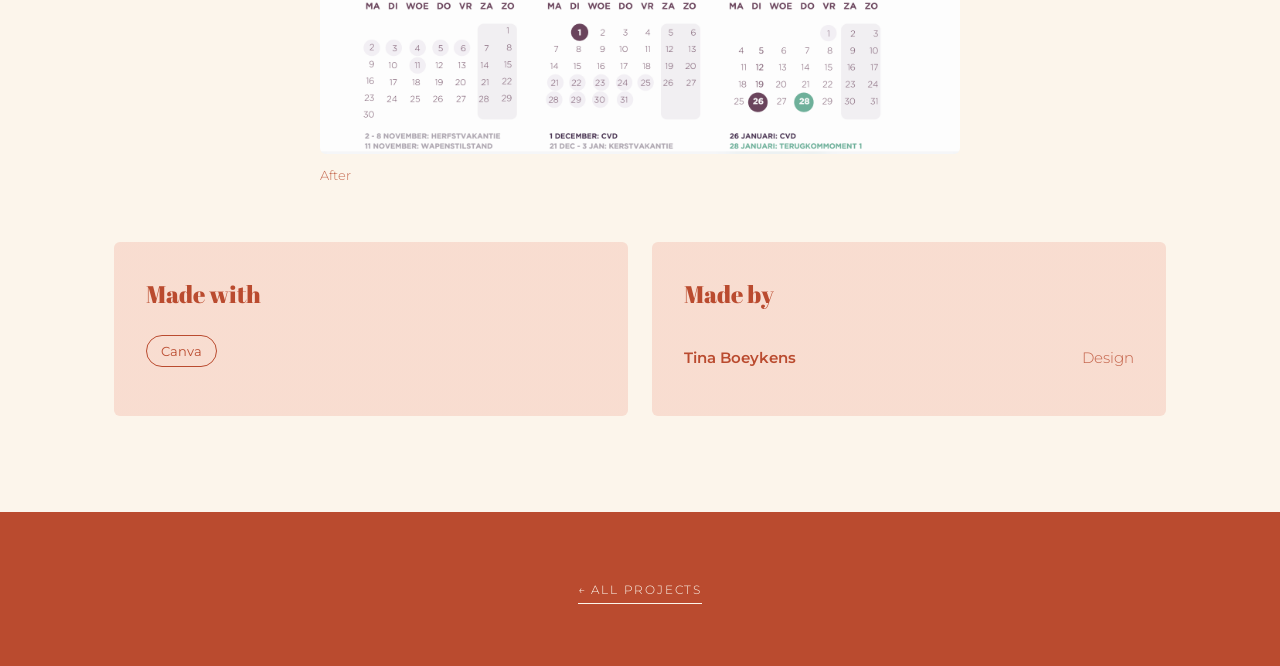
<file: projecten/branding-scoop.html>
<!DOCTYPE html>
<html lang="en">
<head>
  <meta charset="UTF-8">
  <meta name="viewport" content="width=device-width, initial-scale=1.0">
  <title>Branding SCOOP · Tina Boeykens</title>
  <meta name="description" content="Some examples of the work I did for SCOOP in their signature style.">

  <link rel="preconnect" href="https://fonts.googleapis.com">
  <link rel="preconnect" href="https://fonts.gstatic.com" crossorigin>
  <link href="https://fonts.googleapis.com/css2?family=Abril+Fatface&family=DM+Serif+Display&family=Montserrat:wght@300;400;600&display=swap" rel="stylesheet">

  <link rel="stylesheet" href="../style.css">
</head>
<body class="project-page">

  <!-- =========================================================
       PROJECT DETAIL PAGE
       Copy this file to make the next project page.
       ========================================================= -->

  <a class="project-back" href="../index.html#branding">&larr; Back</a>

  <!-- 1. TOP: title, short intro and the facts, with the cover image next to it (below it on mobile) -->
  <header class="project-header section-light">
    <div class="container project-header-grid">
      <div class="project-header-text">
        <h1 class="project-title"><span class="project-number" aria-hidden="true">02</span>Branding SCOOP</h1>
        <p class="project-lead">Some examples of the work I did for SCOOP in their signature style.</p>

        <dl class="project-facts">
          <div><dt>Client</dt><dd>Scholengroep SCOOP</dd></div>
          <div><dt>Role</dt><dd>Design</dd></div>
          <div><dt>Year</dt><dd>2026</dd></div>
        </dl>
      </div>

      <!-- 2. COVER IMAGE -->
      <figure class="project-cover">
        <img src="../assets/scoop-start.jpg" alt="SCOOP job ad: a child looking through a telescope under the headline 'Wij willen jou graag in ons team!'">
      </figure>
    </div>
  </header>

  <!-- 3. THE STORY: text blocks and images, in any order -->
  <main class="project-content container">

    <section class="project-block">
      <p>A set of infographics for SCOOP, built on its visual identity. The circle at the heart of the feedback infographic captures the cyclical nature of feedback and echoes the SCOOP logo. I carried that circle into the vision poster too, pairing it with icons from existing SCOOP materials, and kept the focus on a clear and easy-to-read layout.</p>
    </section>

    <figure class="project-image">
      <img src="../assets/scoop1.jpg" alt="Vision poster with the seven strategic goals of SCOOP's policy plan 2025–2030, each with a coloured circle and icon." loading="lazy">
    </figure>

    <figure class="project-image">
      <img src="../assets/scoop2.png" alt="Circular infographic 'Verbindend feedback geven' with four coloured steps around the SCOOP logo." loading="lazy">
    </figure>

    <section class="project-block">
      <p>A redesign of SCOOP’s annual calendar for 2026–2027. The previous edition felt cluttered, with the holidays stealing the spotlight. Staying true to SCOOP’s visual identity, I gave the grid more breathing room so the dates that really matter, like meetings and conferences, get the attention they deserve.</p>
    </section>

    <figure class="project-image">
      <img src="../assets/scoop6.png" alt="The previous annual calendar 2025–2026, with the holidays in large orange blocks." loading="lazy">
      <figcaption>Before</figcaption>
    </figure>

    <figure class="project-image">
      <img src="../assets/scoop7.png" alt="The redesigned annual calendar 2026–2027, with small monthly grids and the meetings marked as dots." loading="lazy">
      <figcaption>After</figcaption>
    </figure>

    <!-- 4. CREDITS: tools and team -->
    <div class="project-credits">
      <section class="project-credits-box">
        <h2>Made with</h2>
        <ul class="project-tags">
          <li>Canva</li>
        </ul>
      </section>

      <section class="project-credits-box">
        <h2>Made by</h2>
        <dl class="project-team">
          <div><dt>Tina Boeykens</dt><dd>Design</dd></div>
        </dl>
      </section>
    </div>

  </main>

  <!-- 4. BOTTOM: back to the overview -->
  <nav class="project-nav section-dark">
    <a class="button" href="../index.html#branding">&larr; All projects</a>
  </nav>

</body>
</html>
</file>
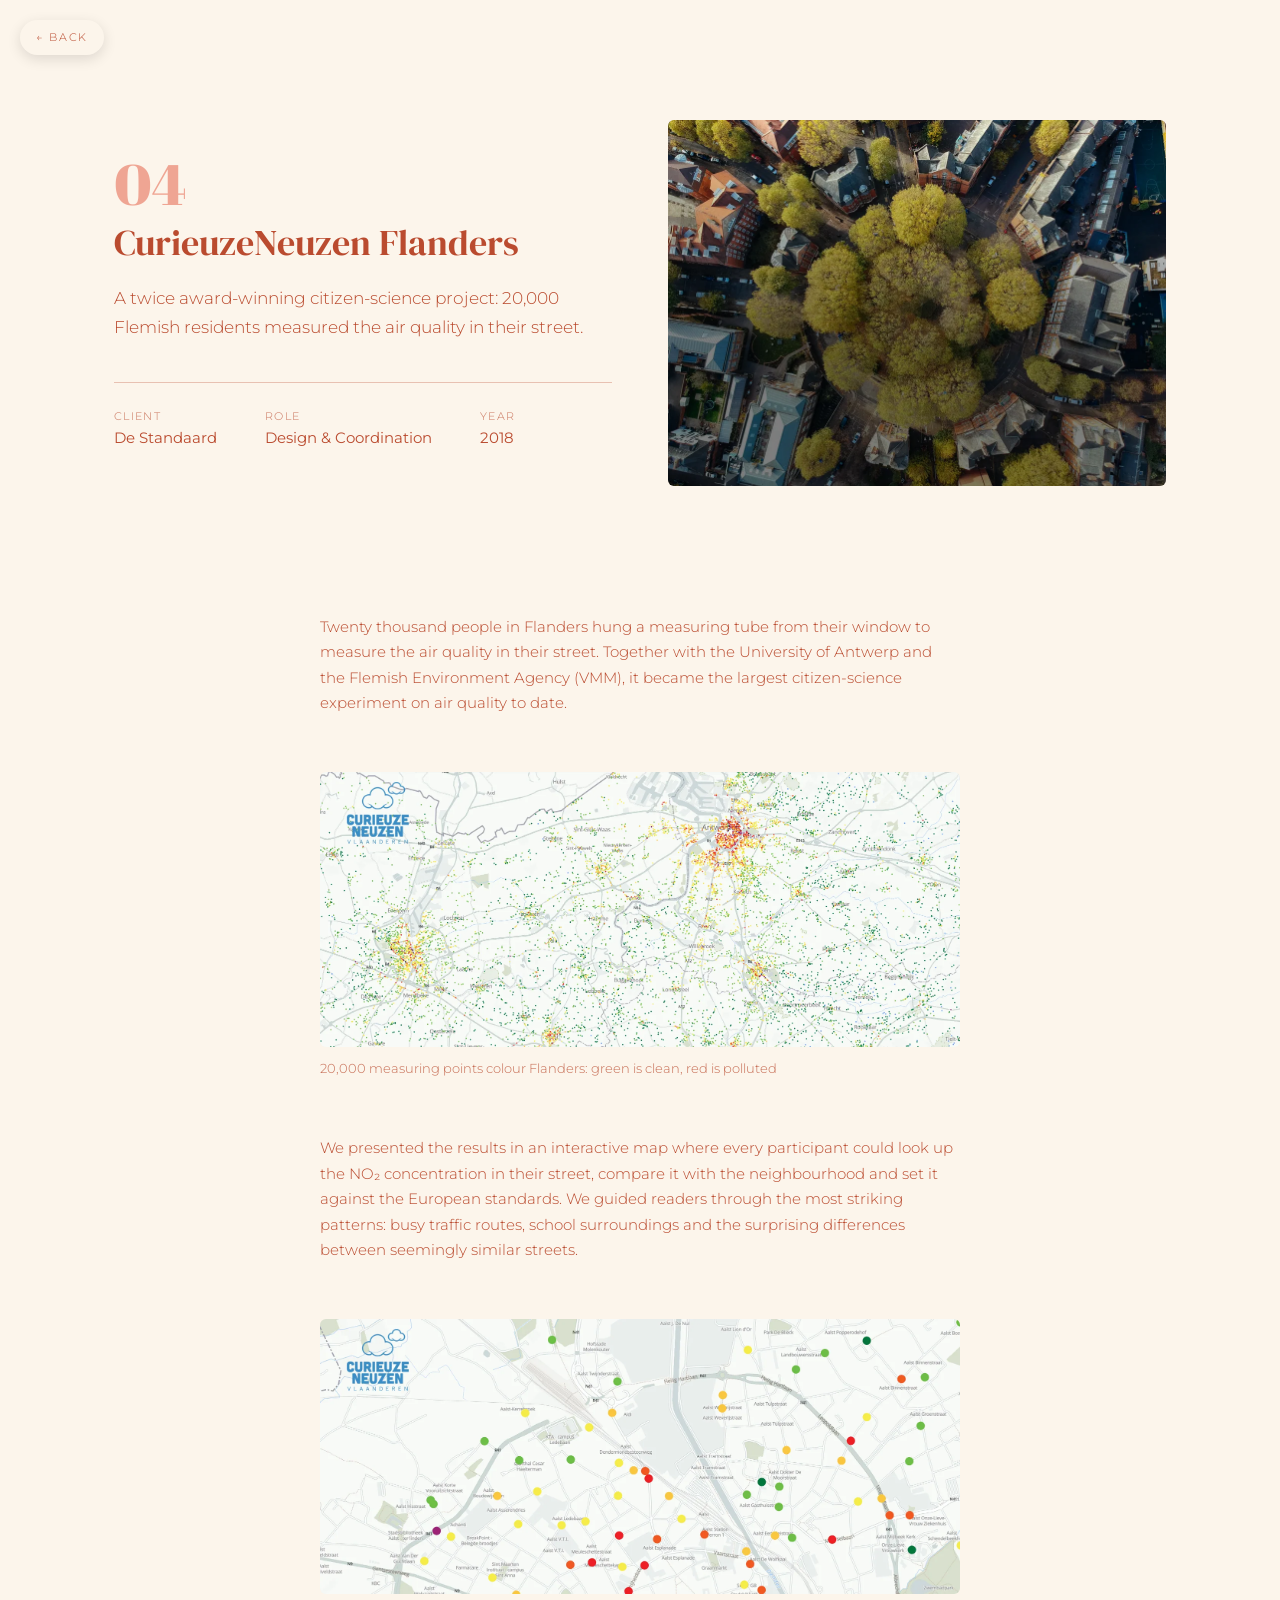
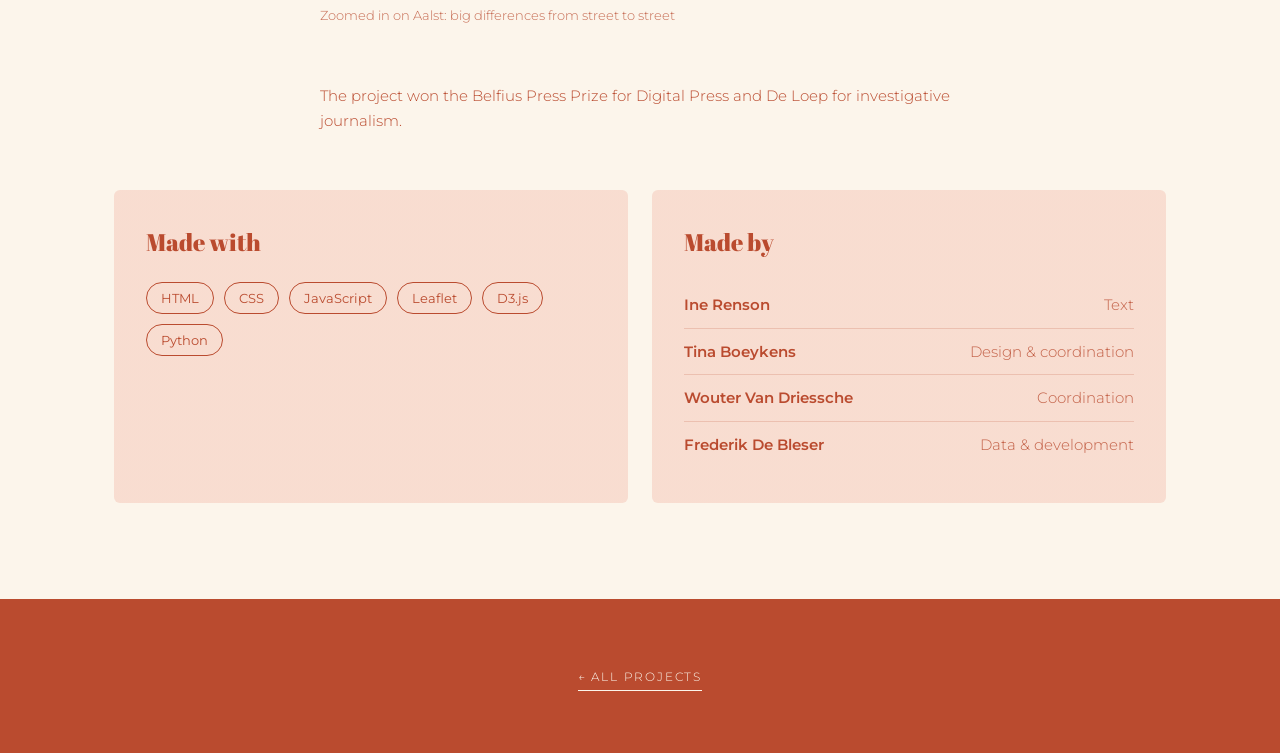
<file: projecten/curieuzeneuzen.html>
<!DOCTYPE html>
<html lang="en">
<head>
  <meta charset="UTF-8">
  <meta name="viewport" content="width=device-width, initial-scale=1.0">
  <title>CurieuzeNeuzen Flanders · Tina Boeykens</title>
  <meta name="description" content="A twice award-winning citizen-science project: 20,000 Flemish residents measured the air quality in their street.">

  <link rel="preconnect" href="https://fonts.googleapis.com">
  <link rel="preconnect" href="https://fonts.gstatic.com" crossorigin>
  <link href="https://fonts.googleapis.com/css2?family=Abril+Fatface&family=DM+Serif+Display&family=Montserrat:wght@300;400;600&display=swap" rel="stylesheet">

  <link rel="stylesheet" href="../style.css">
</head>
<body class="project-page">

  <!-- =========================================================
       PROJECT DETAIL PAGE
       Copy this file to make the next project page.
       ========================================================= -->

  <a class="project-back" href="../index.html#branding">&larr; Back</a>

  <!-- 1. TOP: title, short intro and the facts, with the cover image next to it (below it on mobile) -->
  <header class="project-header section-light">
    <div class="container project-header-grid">
      <div class="project-header-text">
        <h1 class="project-title"><span class="project-number" aria-hidden="true">04</span>CurieuzeNeuzen Flanders</h1>
        <p class="project-lead">A twice award-winning citizen-science project: 20,000 Flemish residents measured the air quality in their street.</p>

        <dl class="project-facts">
          <div><dt>Client</dt><dd>De Standaard</dd></div>
          <div><dt>Role</dt><dd>Design &amp; Coordination</dd></div>
          <div><dt>Year</dt><dd>2018</dd></div>
        </dl>
      </div>

      <!-- 2. COVER IMAGE -->
      <figure class="project-cover">
        <img src="../assets/cover-curieuzeneuzen.webp" alt="Map of Flanders with NO₂ measuring points.">
      </figure>
    </div>
  </header>

  <!-- 3. THE STORY: text blocks and images, in any order -->
  <main class="project-content container">

    <section class="project-block">
      <p>Twenty thousand people in Flanders hung a measuring tube from their window to measure the air quality in their street. Together with the University of Antwerp and the Flemish Environment Agency (VMM), it became the largest citizen-science experiment on air quality to date.</p>
    </section>

    <figure class="project-image">
      <img src="../assets/curieuzeneuzen-2.webp" alt="Overview map of Flanders with 20,000 NO₂ measuring points in a colour code." loading="lazy">
      <figcaption>20,000 measuring points colour Flanders: green is clean, red is polluted</figcaption>
    </figure>

    <section class="project-block">
      <p>We presented the results in an interactive map where every participant could look up the NO₂ concentration in their street, compare it with the neighbourhood and set it against the European standards. We guided readers through the most striking patterns: busy traffic routes, school surroundings and the surprising differences between seemingly similar streets.</p>
    </section>

    <figure class="project-image">
      <img src="../assets/curieuzeneuzen-3.webp" alt="Detail map of Aalst with NO₂ measurements per street." loading="lazy">
      <figcaption>Zoomed in on Aalst: big differences from street to street</figcaption>
    </figure>

    <section class="project-block">
      <p>The project won the Belfius Press Prize for Digital Press and De Loep for investigative journalism.</p>
    </section>

    <!-- 4. CREDITS: tools and team -->
    <div class="project-credits">
      <section class="project-credits-box">
        <h2>Made with</h2>
        <ul class="project-tags">
          <li>HTML</li>
          <li>CSS</li>
          <li>JavaScript</li>
          <li>Leaflet</li>
          <li>D3.js</li>
          <li>Python</li>
        </ul>
      </section>

      <section class="project-credits-box">
        <h2>Made by</h2>
        <dl class="project-team">
          <div><dt>Ine Renson</dt><dd>Text</dd></div>
          <div><dt>Tina Boeykens</dt><dd>Design &amp; coordination</dd></div>
          <div><dt>Wouter Van Driessche</dt><dd>Coordination</dd></div>
          <div><dt>Frederik De Bleser</dt><dd>Data &amp; development</dd></div>
        </dl>
      </section>
    </div>

  </main>

  <!-- 4. BOTTOM: back to the overview -->
  <nav class="project-nav section-dark">
    <a class="button" href="../index.html#branding">&larr; All projects</a>
  </nav>

</body>
</html>
</file>
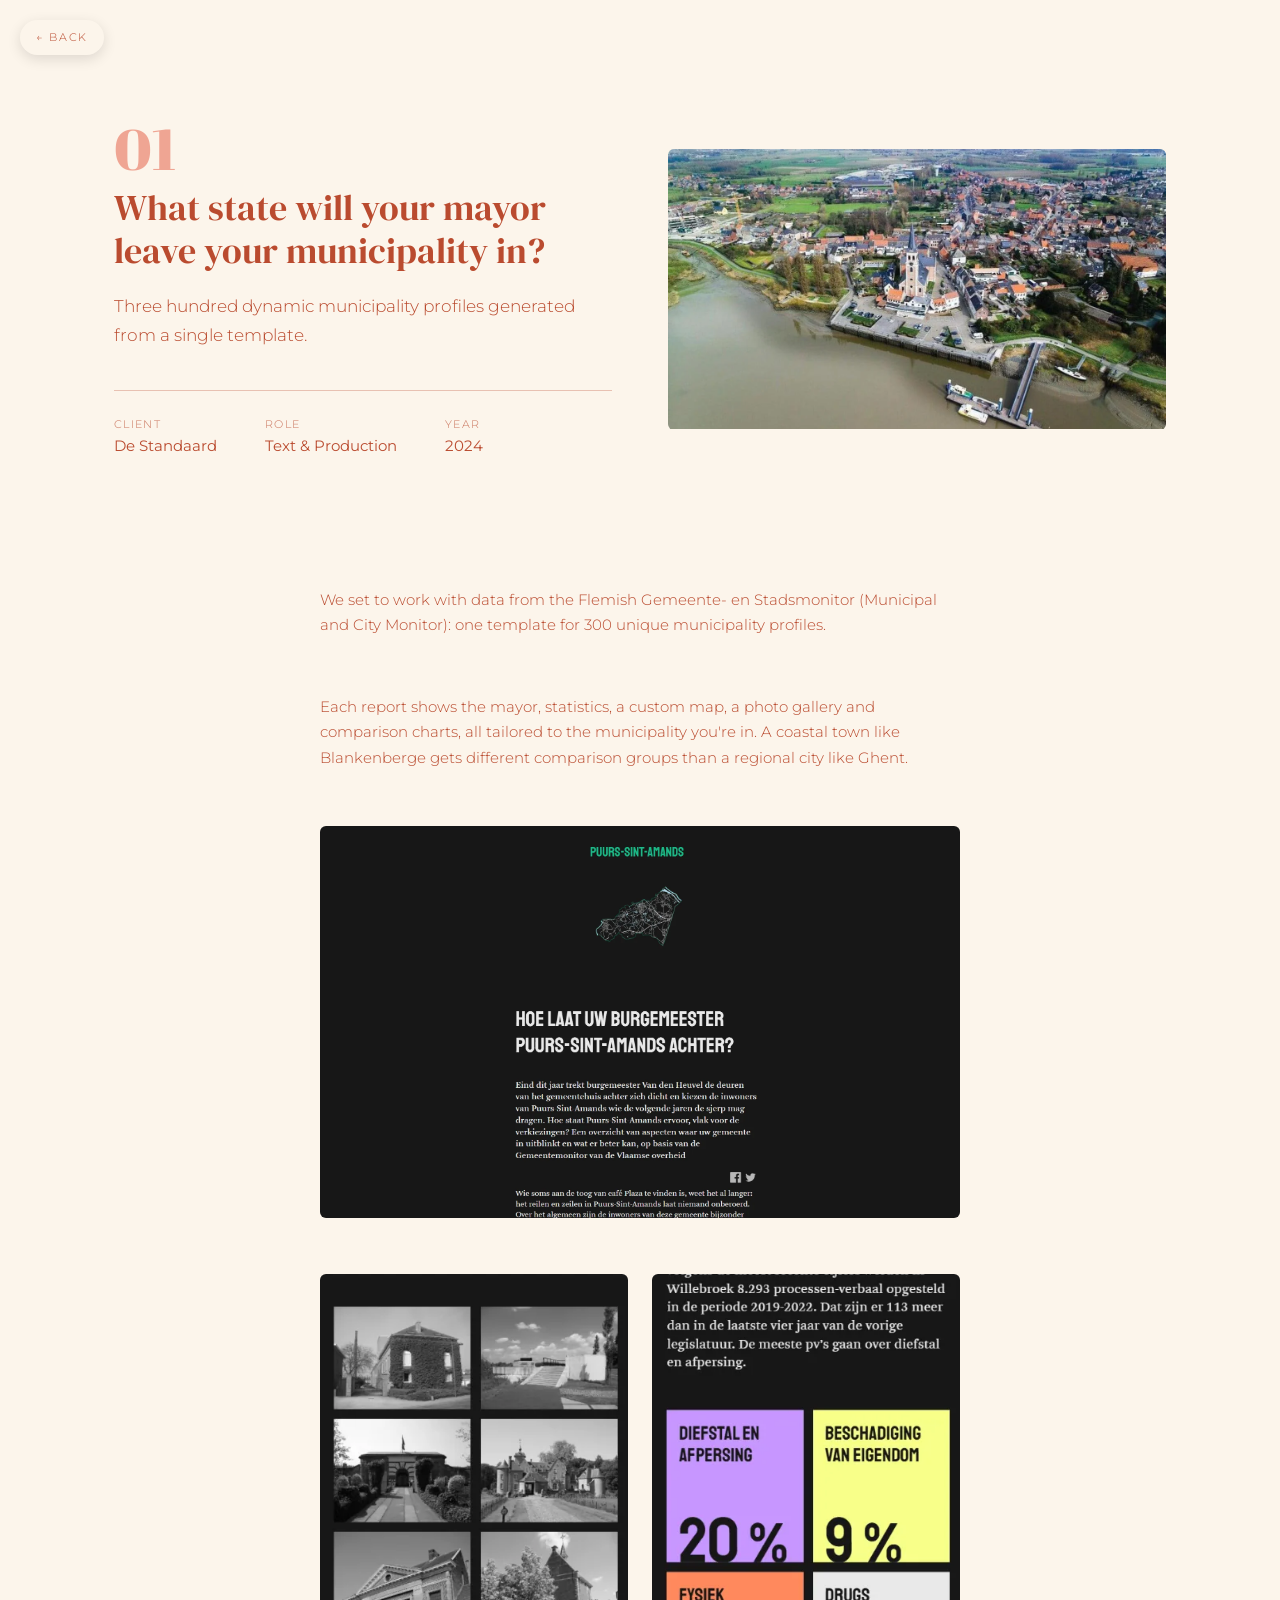
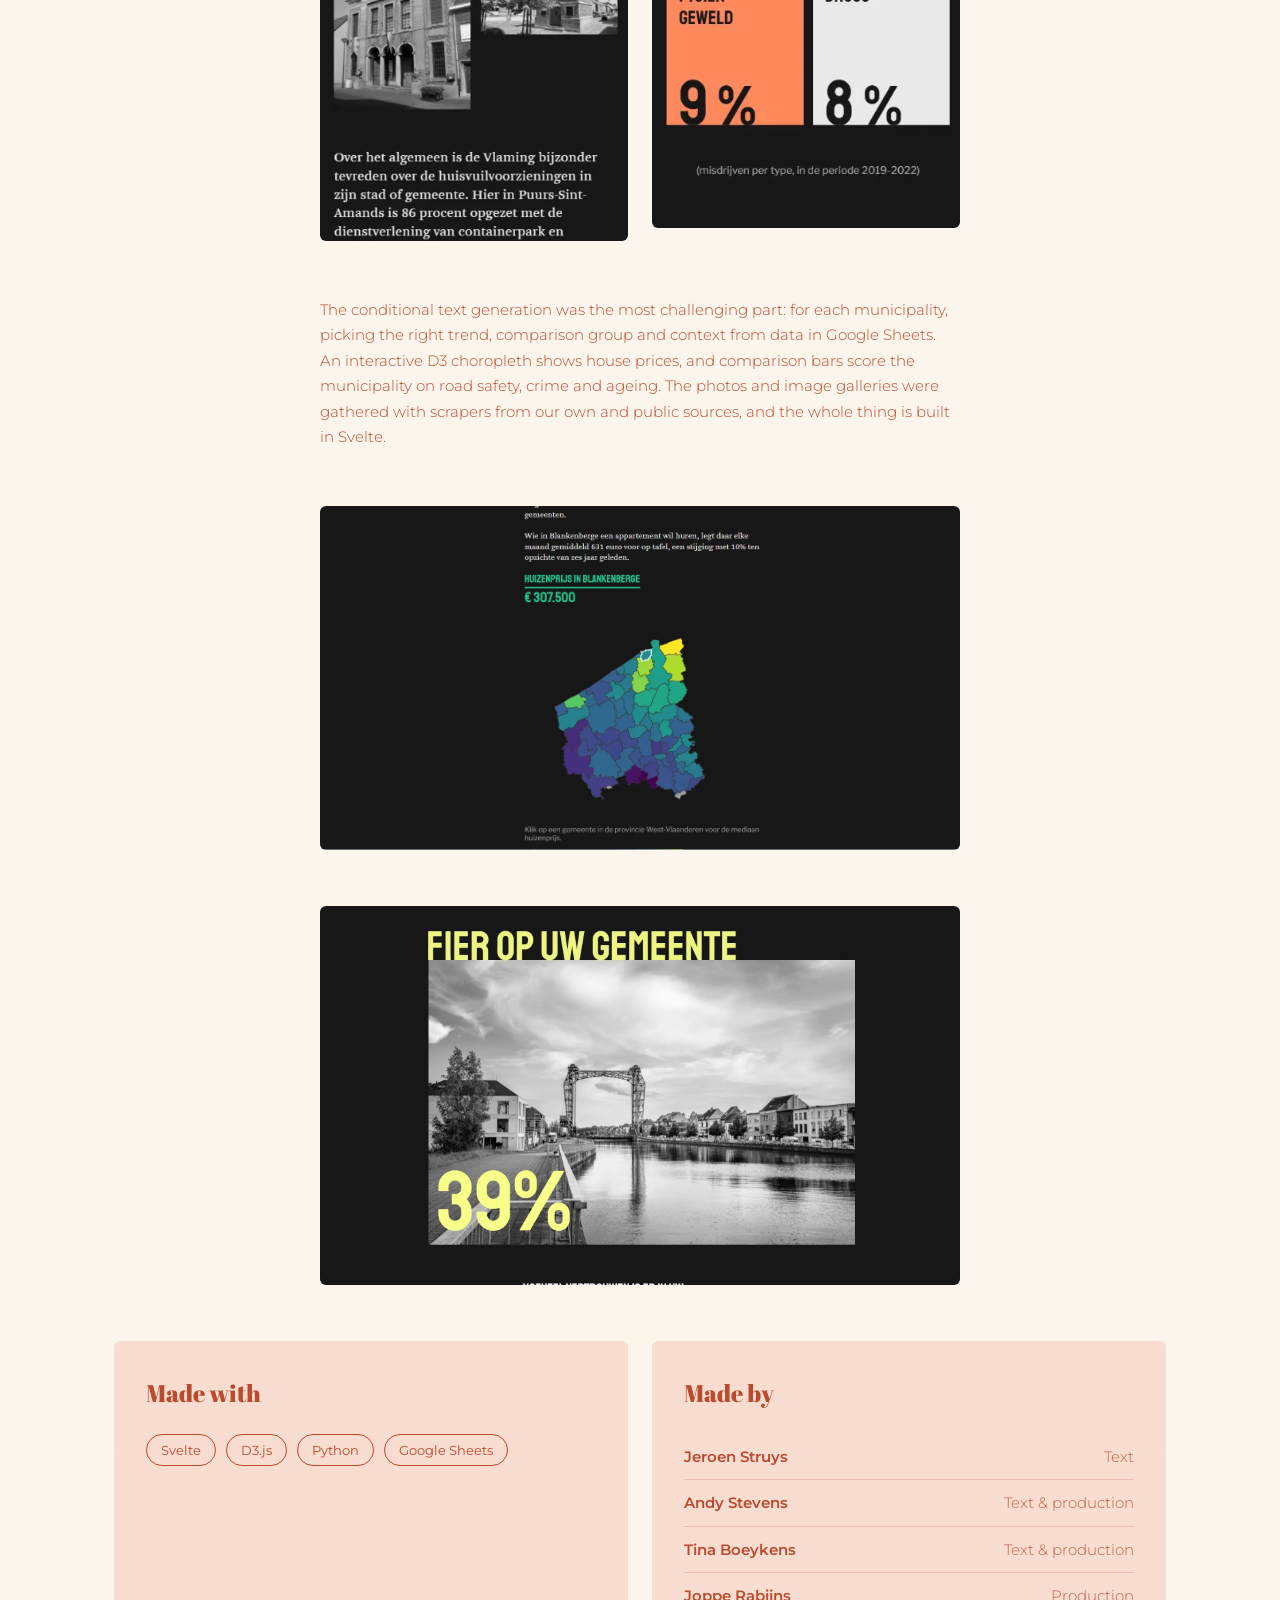
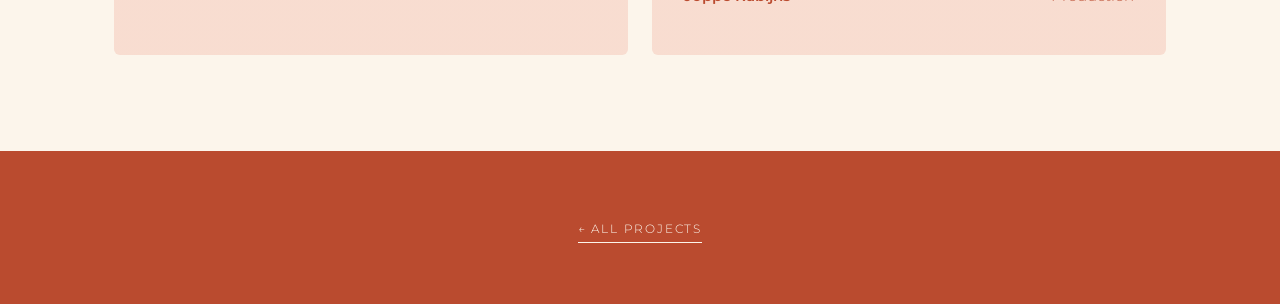
<file: projecten/gemeente.html>
<!DOCTYPE html>
<html lang="en">
<head>
  <meta charset="UTF-8">
  <meta name="viewport" content="width=device-width, initial-scale=1.0">
  <title>What state will your mayor leave your municipality in? · Tina Boeykens</title>
  <meta name="description" content="Three hundred dynamic municipality profiles generated from a single template.">

  <link rel="preconnect" href="https://fonts.googleapis.com">
  <link rel="preconnect" href="https://fonts.gstatic.com" crossorigin>
  <link href="https://fonts.googleapis.com/css2?family=Abril+Fatface&family=DM+Serif+Display&family=Montserrat:wght@300;400;600&display=swap" rel="stylesheet">

  <link rel="stylesheet" href="../style.css">
</head>
<body class="project-page">

  <!-- =========================================================
       PROJECT DETAIL PAGE
       Copy this file to make the next project page.
       Everything between [ ] is still to be filled in.
       ========================================================= -->

  <a class="project-back" href="../index.html#interactive">&larr; Back</a>

  <!-- 1. TOP: title, short intro and the facts, with the cover image next to it (below it on mobile) -->
  <header class="project-header section-light">
    <div class="container project-header-grid">
      <div class="project-header-text">
        <h1 class="project-title"><span class="project-number" aria-hidden="true">01</span>What state will your mayor leave your municipality in?</h1>
        <p class="project-lead">Three hundred dynamic municipality profiles generated from a single template.</p>

        <dl class="project-facts">
          <div><dt>Client</dt><dd>De Standaard</dd></div>
          <div><dt>Role</dt><dd>Text &amp; Production</dd></div>
          <div><dt>Year</dt><dd>2024</dd></div>
        </dl>
      </div>

      <!-- 2. COVER IMAGE -->
      <figure class="project-cover">
        <video src="../assets/gemeente-scroll.webm" poster="../assets/gemeente.webp" autoplay muted loop playsinline aria-label="Scrolling through a municipality profile."></video>
      </figure>
    </div>
  </header>

  <!-- 3. THE STORY: text blocks and images, in any order -->
  <main class="project-content container">

    <section class="project-block">
      <p>We set to work with data from the Flemish Gemeente- en Stadsmonitor (Municipal and City Monitor): one template for 300 unique municipality profiles.</p>
    </section>

    <section class="project-block">
      <p>Each report shows the mayor, statistics, a custom map, a photo gallery and comparison charts, all tailored to the municipality you're in. A coastal town like Blankenberge gets different comparison groups than a regional city like Ghent.</p>
    </section>

    <figure class="project-image">
      <img src="../assets/gemeente2.webp" alt="Opening of the Puurs-Sint-Amands profile: a map of the municipality, the headline and the intro." loading="lazy">
    </figure>

    <!-- two images side by side -->
    <div class="project-image-pair">
      <figure class="project-image">
        <img src="../assets/gemeente3.webp" alt="Photo gallery of black-and-white pictures of buildings in Puurs-Sint-Amands." loading="lazy">
      </figure>
      <figure class="project-image">
        <img src="../assets/gemeente5.webp" alt="Blocks showing the share of offences by type: theft and extortion, property damage, physical violence and drugs." loading="lazy">
      </figure>
    </div>

    <section class="project-block">
      <p>The conditional text generation was the most challenging part: for each municipality, picking the right trend, comparison group and context from data in Google Sheets. An interactive D3 choropleth shows house prices, and comparison bars score the municipality on road safety, crime and ageing. The photos and image galleries were gathered with scrapers from our own and public sources, and the whole thing is built in Svelte.</p>
    </section>

    <figure class="project-image">
      <img src="../assets/gemeente6.webp" alt="Interactive map of West Flanders with the median house price per municipality, Blankenberge highlighted." loading="lazy">
    </figure>

    <figure class="project-image">
      <img src="../assets/gemeente4.webp" alt="Black-and-white photo of the bridge over the canal with the figure 39% and the headline 'Fier op uw gemeente' (Proud of your municipality)." loading="lazy">
    </figure>

    <!-- 4. CREDITS: tools and team -->
    <div class="project-credits">
      <section class="project-credits-box">
        <h2>Made with</h2>
        <ul class="project-tags">
          <li>Svelte</li>
          <li>D3.js</li>
          <li>Python</li>
          <li>Google Sheets</li>
        </ul>
      </section>

      <section class="project-credits-box">
        <h2>Made by</h2>
        <dl class="project-team">
          <div><dt>Jeroen Struys</dt><dd>Text</dd></div>
          <div><dt>Andy Stevens</dt><dd>Text &amp; production</dd></div>
          <div><dt>Tina Boeykens</dt><dd>Text &amp; production</dd></div>
          <div><dt>Joppe Rabijns</dt><dd>Production</dd></div>
        </dl>
      </section>
    </div>

  </main>

  <!-- 4. BOTTOM: back to the overview -->
  <nav class="project-nav section-dark">
    <a class="button" href="../index.html#interactive">&larr; All projects</a>
  </nav>

</body>
</html>
</file>
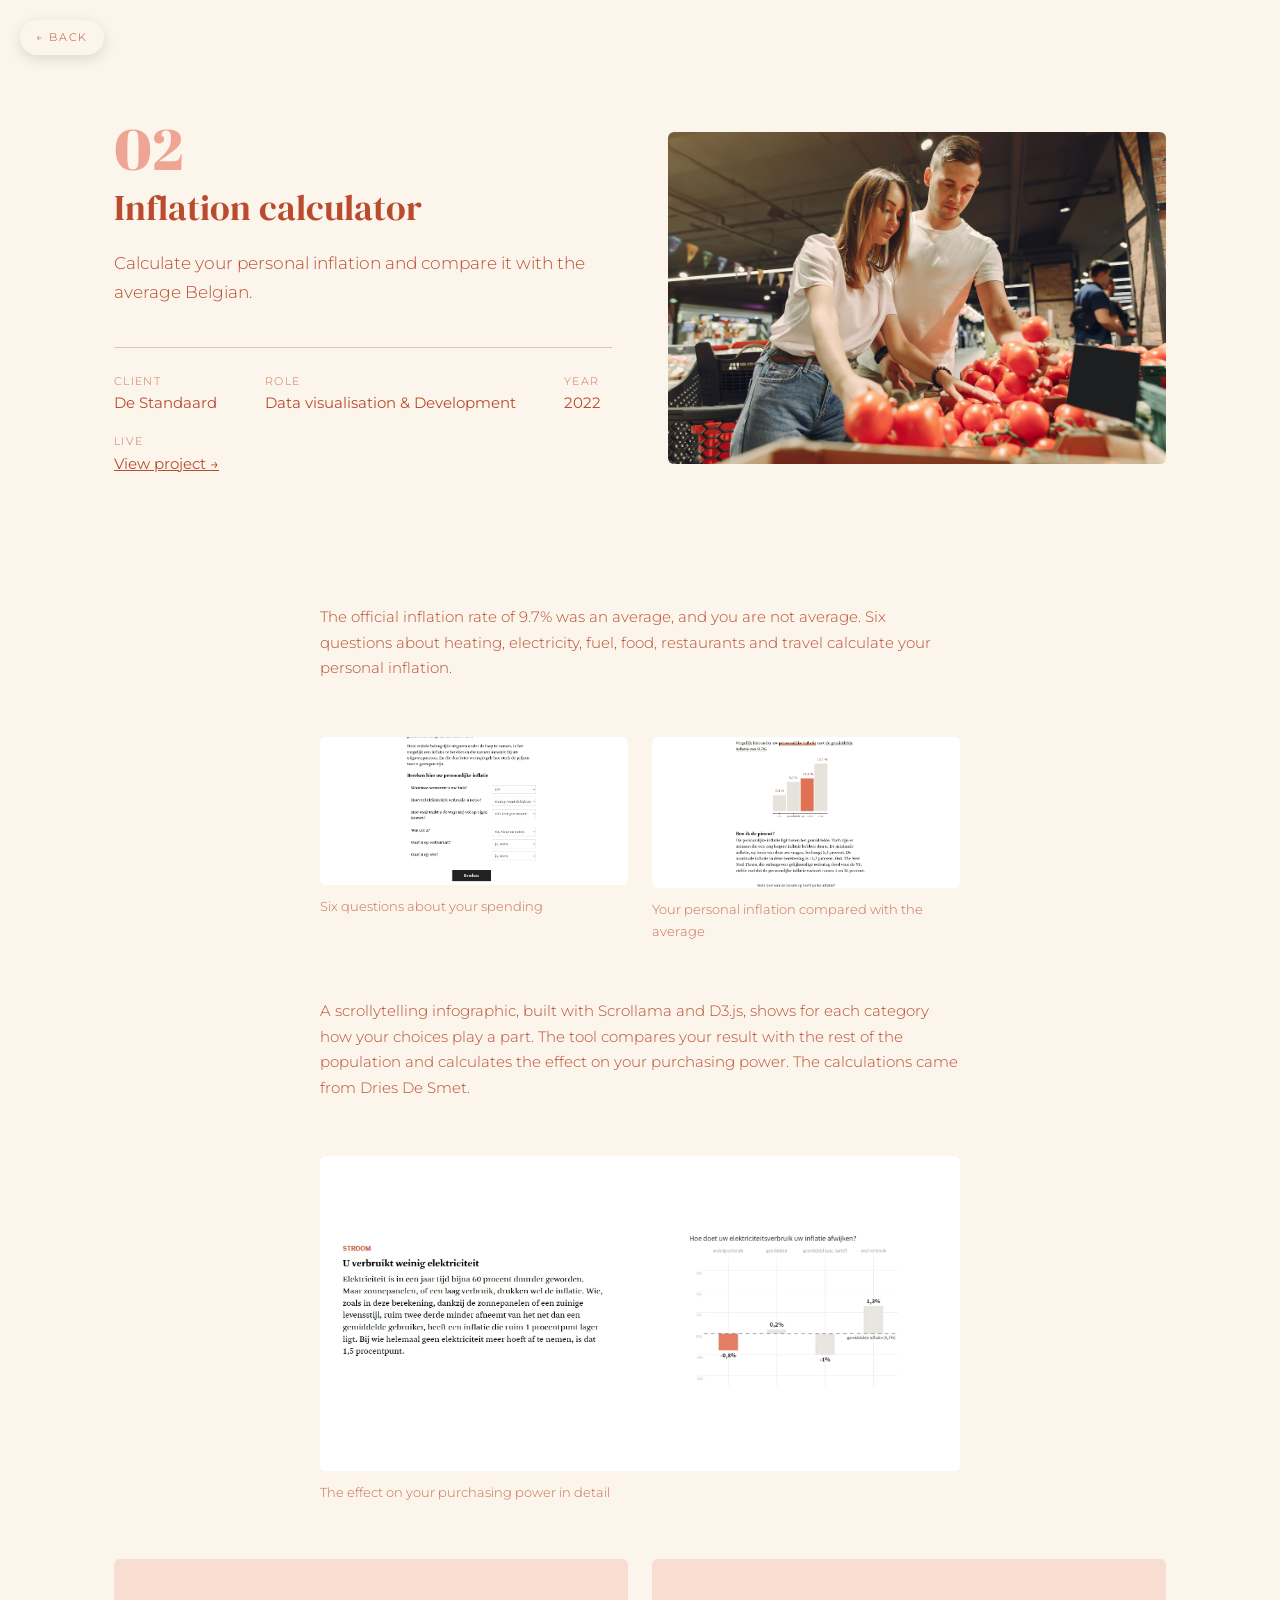
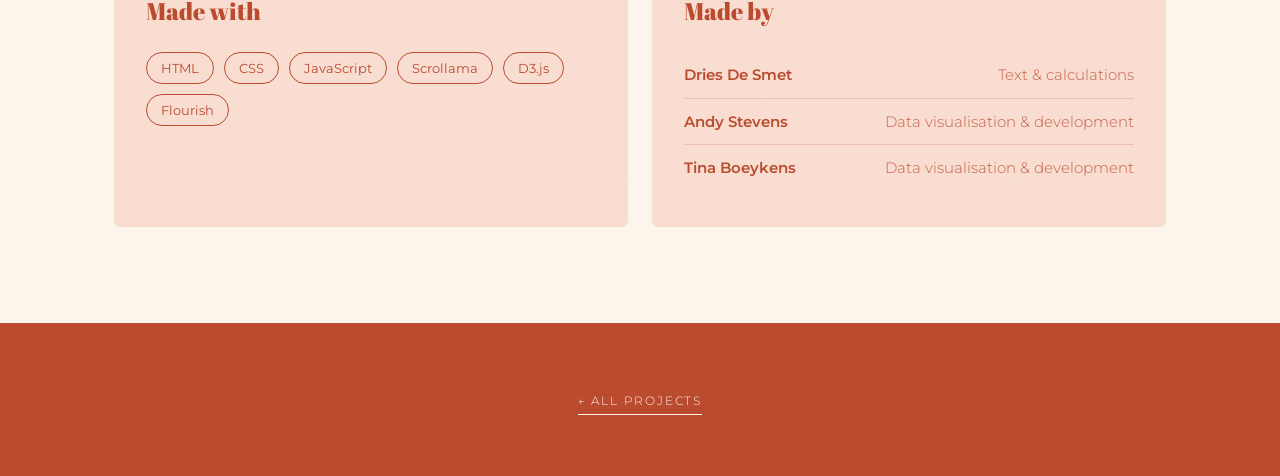
<file: projecten/inflatiecalculator.html>
<!DOCTYPE html>
<html lang="en">
<head>
  <meta charset="UTF-8">
  <meta name="viewport" content="width=device-width, initial-scale=1.0">
  <title>Inflation calculator · Tina Boeykens</title>
  <meta name="description" content="Calculate your personal inflation and compare it with the average Belgian.">

  <link rel="preconnect" href="https://fonts.googleapis.com">
  <link rel="preconnect" href="https://fonts.gstatic.com" crossorigin>
  <link href="https://fonts.googleapis.com/css2?family=Abril+Fatface&family=DM+Serif+Display&family=Montserrat:wght@300;400;600&display=swap" rel="stylesheet">

  <link rel="stylesheet" href="../style.css">
</head>
<body class="project-page">

  <!-- =========================================================
       PROJECT DETAIL PAGE
       Copy this file to make the next project page.
       ========================================================= -->

  <a class="project-back" href="../index.html#dataviz">&larr; Back</a>

  <!-- 1. TOP: title, short intro and the facts, with the cover image next to it (below it on mobile) -->
  <header class="project-header section-light">
    <div class="container project-header-grid">
      <div class="project-header-text">
        <h1 class="project-title"><span class="project-number" aria-hidden="true">02</span>Inflation calculator</h1>
        <p class="project-lead">Calculate your personal inflation and compare it with the average Belgian.</p>

        <dl class="project-facts">
          <div><dt>Client</dt><dd>De Standaard</dd></div>
          <div><dt>Role</dt><dd>Data visualisation &amp; Development</dd></div>
          <div><dt>Year</dt><dd>2022</dd></div>
          <div><dt>Live</dt><dd><a href="https://extra.standaard.be/html/2022/inflatietool/index.html" target="_blank" rel="noopener">View project &rarr;</a></dd></div>
        </dl>
      </div>

      <!-- 2. COVER IMAGE -->
      <figure class="project-cover">
        <img src="../assets/cover-inflatie.jpg" alt="The inflation calculator.">
      </figure>
    </div>
  </header>

  <!-- 3. THE STORY: text blocks and images, in any order -->
  <main class="project-content container">

    <section class="project-block">
      <p>The official inflation rate of 9.7% was an average, and you are not average. Six questions about heating, electricity, fuel, food, restaurants and travel calculate your personal inflation.</p>
    </section>

    <div class="project-image-pair">
      <figure class="project-image">
        <img src="../assets/inflatie-formulier.webp" alt="The input form of the inflation calculator." loading="lazy">
        <figcaption>Six questions about your spending</figcaption>
      </figure>
      <figure class="project-image">
        <img src="../assets/inflatie-meter.webp" alt="The inflation meter showing your personal inflation rate." loading="lazy">
        <figcaption>Your personal inflation compared with the average</figcaption>
      </figure>
    </div>

    <section class="project-block">
      <p>A scrollytelling infographic, built with Scrollama and D3.js, shows for each category how your choices play a part. The tool compares your result with the rest of the population and calculates the effect on your purchasing power. The calculations came from Dries De Smet.</p>
    </section>

    <figure class="project-image">
      <img src="../assets/inflatie-result.webp" alt="Results page with a comparison and the effect on purchasing power." loading="lazy">
      <figcaption>The effect on your purchasing power in detail</figcaption>
    </figure>

    <!-- 4. CREDITS: tools and team -->
    <div class="project-credits">
      <section class="project-credits-box">
        <h2>Made with</h2>
        <ul class="project-tags">
          <li>HTML</li>
          <li>CSS</li>
          <li>JavaScript</li>
          <li>Scrollama</li>
          <li>D3.js</li>
          <li>Flourish</li>
        </ul>
      </section>

      <section class="project-credits-box">
        <h2>Made by</h2>
        <dl class="project-team">
          <div><dt>Dries De Smet</dt><dd>Text &amp; calculations</dd></div>
          <div><dt>Andy Stevens</dt><dd>Data visualisation &amp; development</dd></div>
          <div><dt>Tina Boeykens</dt><dd>Data visualisation &amp; development</dd></div>
        </dl>
      </section>
    </div>

  </main>

  <!-- 4. BOTTOM: back to the overview -->
  <nav class="project-nav section-dark">
    <a class="button" href="../index.html#dataviz">&larr; All projects</a>
  </nav>

</body>
</html>
</file>
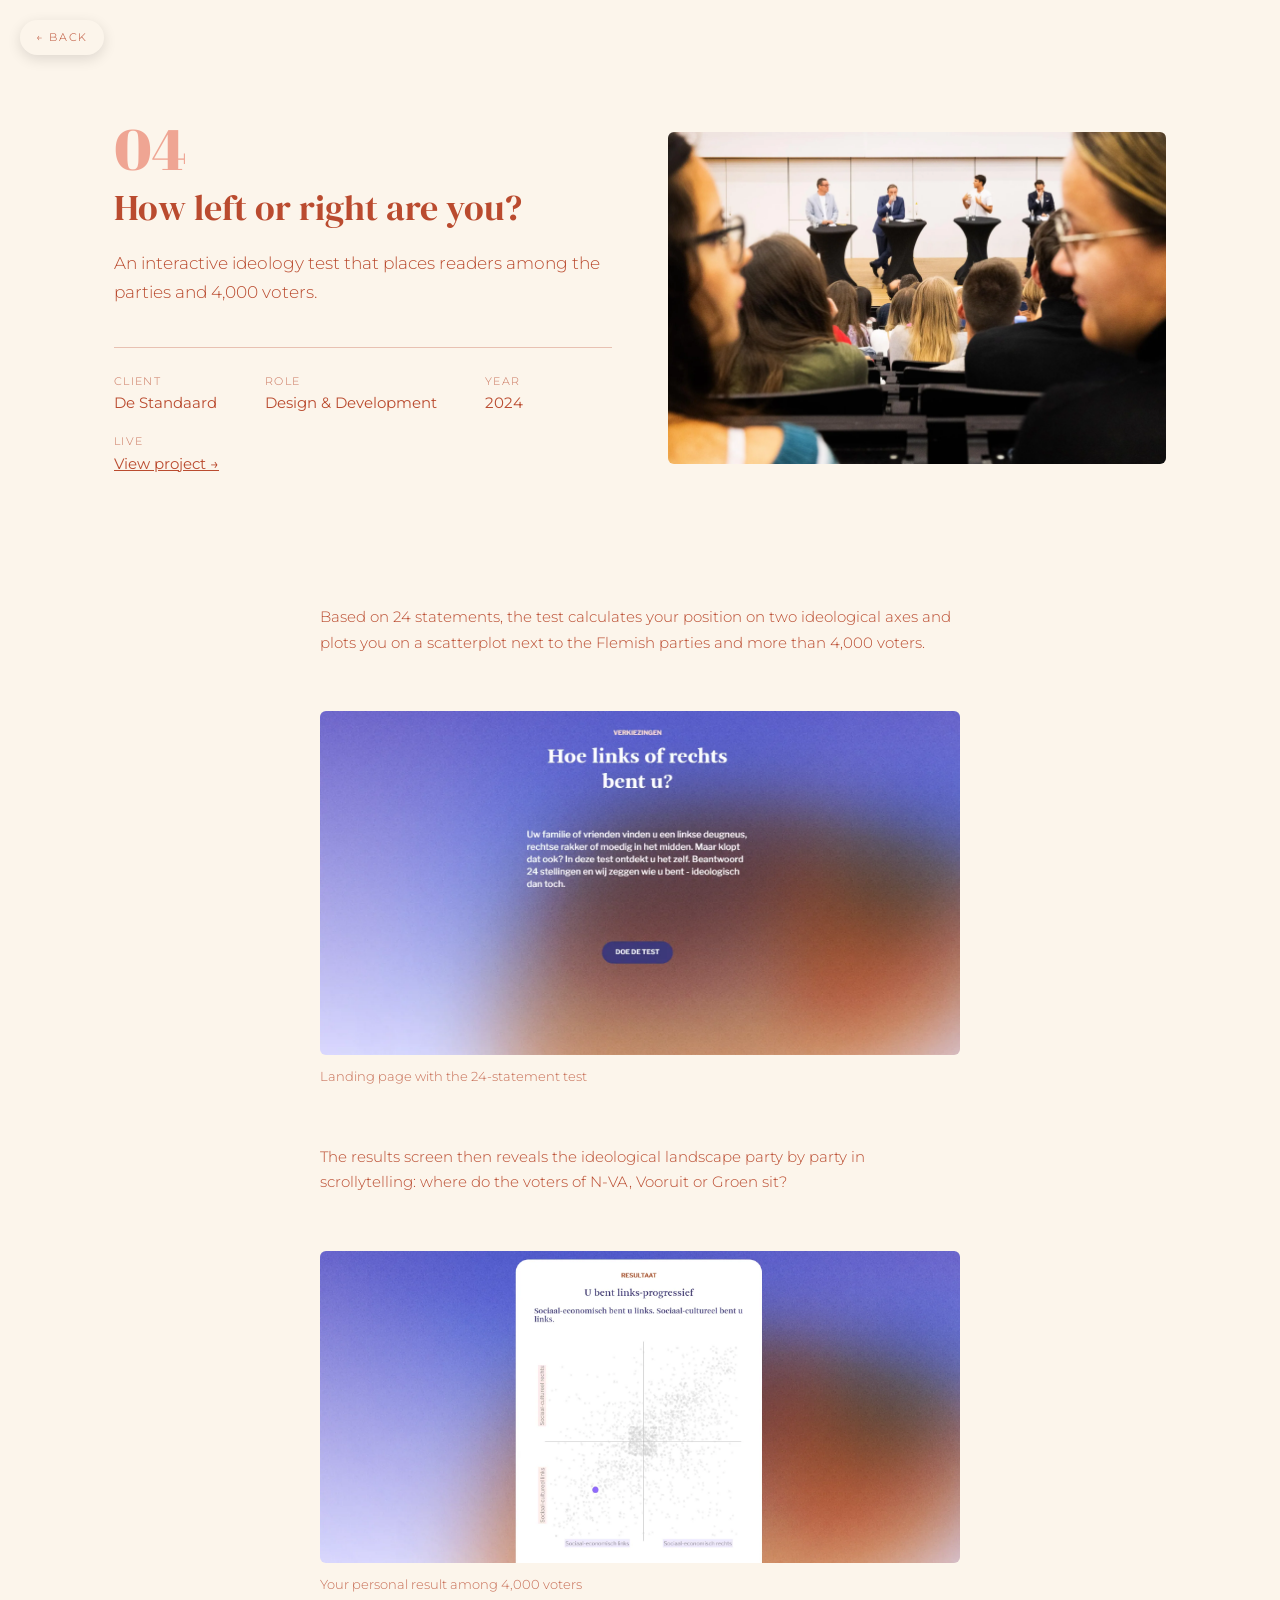
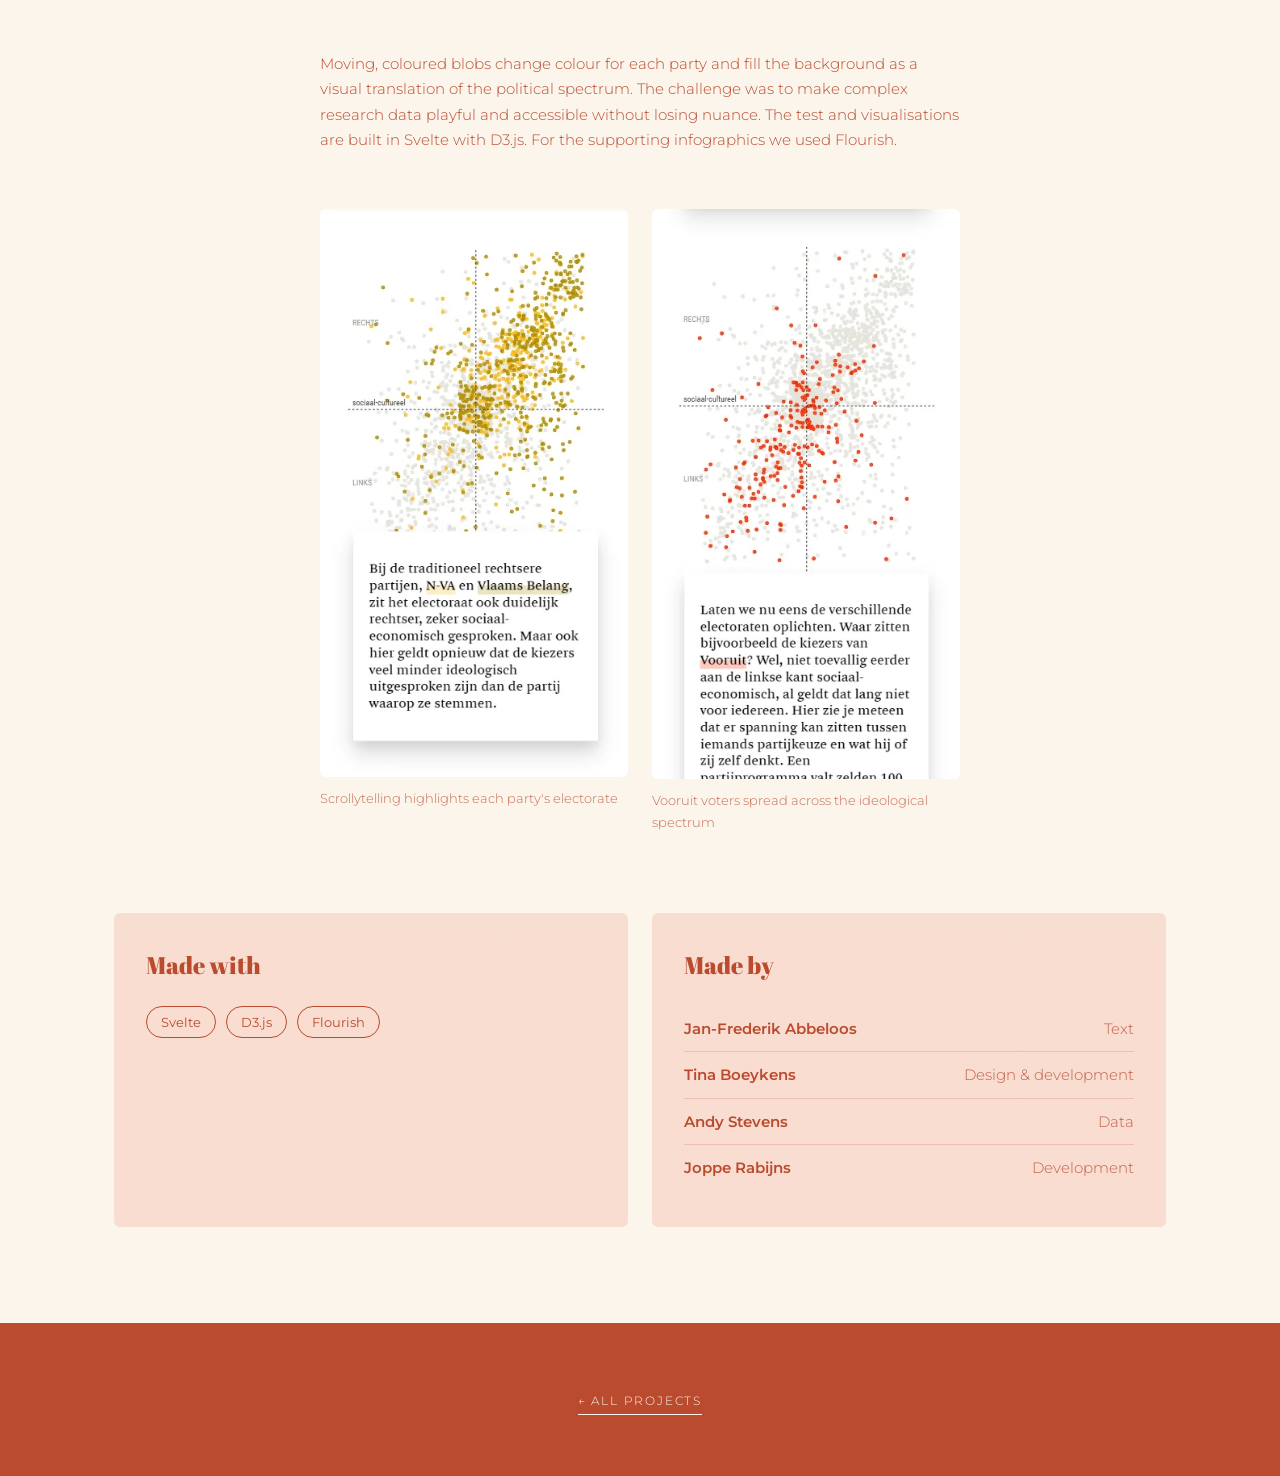
<file: projecten/links-rechts.html>
<!DOCTYPE html>
<html lang="en">
<head>
  <meta charset="UTF-8">
  <meta name="viewport" content="width=device-width, initial-scale=1.0">
  <title>How left or right are you? · Tina Boeykens</title>
  <meta name="description" content="An interactive ideology test that places readers among the parties and 4,000 voters.">

  <link rel="preconnect" href="https://fonts.googleapis.com">
  <link rel="preconnect" href="https://fonts.gstatic.com" crossorigin>
  <link href="https://fonts.googleapis.com/css2?family=Abril+Fatface&family=DM+Serif+Display&family=Montserrat:wght@300;400;600&display=swap" rel="stylesheet">

  <link rel="stylesheet" href="../style.css">
</head>
<body class="project-page">

  <!-- =========================================================
       PROJECT DETAIL PAGE
       Copy this file to make the next project page.
       ========================================================= -->

  <a class="project-back" href="../index.html#interactive">&larr; Back</a>

  <!-- 1. TOP: title, short intro and the facts, with the cover image next to it (below it on mobile) -->
  <header class="project-header section-light">
    <div class="container project-header-grid">
      <div class="project-header-text">
        <h1 class="project-title"><span class="project-number" aria-hidden="true">04</span>How left or right are you?</h1>
        <p class="project-lead">An interactive ideology test that places readers among the parties and 4,000 voters.</p>

        <dl class="project-facts">
          <div><dt>Client</dt><dd>De Standaard</dd></div>
          <div><dt>Role</dt><dd>Design &amp; Development</dd></div>
          <div><dt>Year</dt><dd>2024</dd></div>
          <div><dt>Live</dt><dd><a href="https://extra.standaard.be/html/2024/linksrechts/test.html" target="_blank" rel="noopener">View project &rarr;</a></dd></div>
        </dl>
      </div>

      <!-- 2. COVER IMAGE -->
      <figure class="project-cover">
        <img src="../assets/links.webp" alt="Landing page of the 24-statement test.">
      </figure>
    </div>
  </header>

  <!-- 3. THE STORY: text blocks and images, in any order -->
  <main class="project-content container">

    <section class="project-block">
      <p>Based on 24 statements, the test calculates your position on two ideological axes and plots you on a scatterplot next to the Flemish parties and more than 4,000 voters.</p>
    </section>

    <figure class="project-image">
      <img src="../assets/links2.webp" alt="Landing page with the 24-statement test." loading="lazy">
      <figcaption>Landing page with the 24-statement test</figcaption>
    </figure>

    <section class="project-block">
      <p>The results screen then reveals the ideological landscape party by party in scrollytelling: where do the voters of N-VA, Vooruit or Groen sit?</p>
    </section>

    <figure class="project-image">
      <img src="../assets/links4.webp" alt="Results screen with a scatterplot of 4,000 voters on two ideological axes." loading="lazy">
      <figcaption>Your personal result among 4,000 voters</figcaption>
    </figure>

    <section class="project-block">
      <p>Moving, coloured blobs change colour for each party and fill the background as a visual translation of the political spectrum. The challenge was to make complex research data playful and accessible without losing nuance. The test and visualisations are built in Svelte with D3.js. For the supporting infographics we used Flourish.</p>
    </section>

    <div class="project-image-pair">
      <figure class="project-image">
        <img src="../assets/links3.webp" alt="Scrollytelling highlighting N-VA and Vlaams Belang voters on the scatterplot." loading="lazy">
        <figcaption>Scrollytelling highlights each party's electorate</figcaption>
      </figure>
      <figure class="project-image">
        <img src="../assets/links5.webp" alt="Scrollytelling highlighting Vooruit voters on the scatterplot." loading="lazy">
        <figcaption>Vooruit voters spread across the ideological spectrum</figcaption>
      </figure>
    </div>

    <!-- 4. CREDITS: tools and team -->
    <div class="project-credits">
      <section class="project-credits-box">
        <h2>Made with</h2>
        <ul class="project-tags">
          <li>Svelte</li>
          <li>D3.js</li>
          <li>Flourish</li>
        </ul>
      </section>

      <section class="project-credits-box">
        <h2>Made by</h2>
        <dl class="project-team">
          <div><dt>Jan-Frederik Abbeloos</dt><dd>Text</dd></div>
          <div><dt>Tina Boeykens</dt><dd>Design &amp; development</dd></div>
          <div><dt>Andy Stevens</dt><dd>Data</dd></div>
          <div><dt>Joppe Rabijns</dt><dd>Development</dd></div>
        </dl>
      </section>
    </div>

  </main>

  <!-- 4. BOTTOM: back to the overview -->
  <nav class="project-nav section-dark">
    <a class="button" href="../index.html#interactive">&larr; All projects</a>
  </nav>

</body>
</html>
</file>
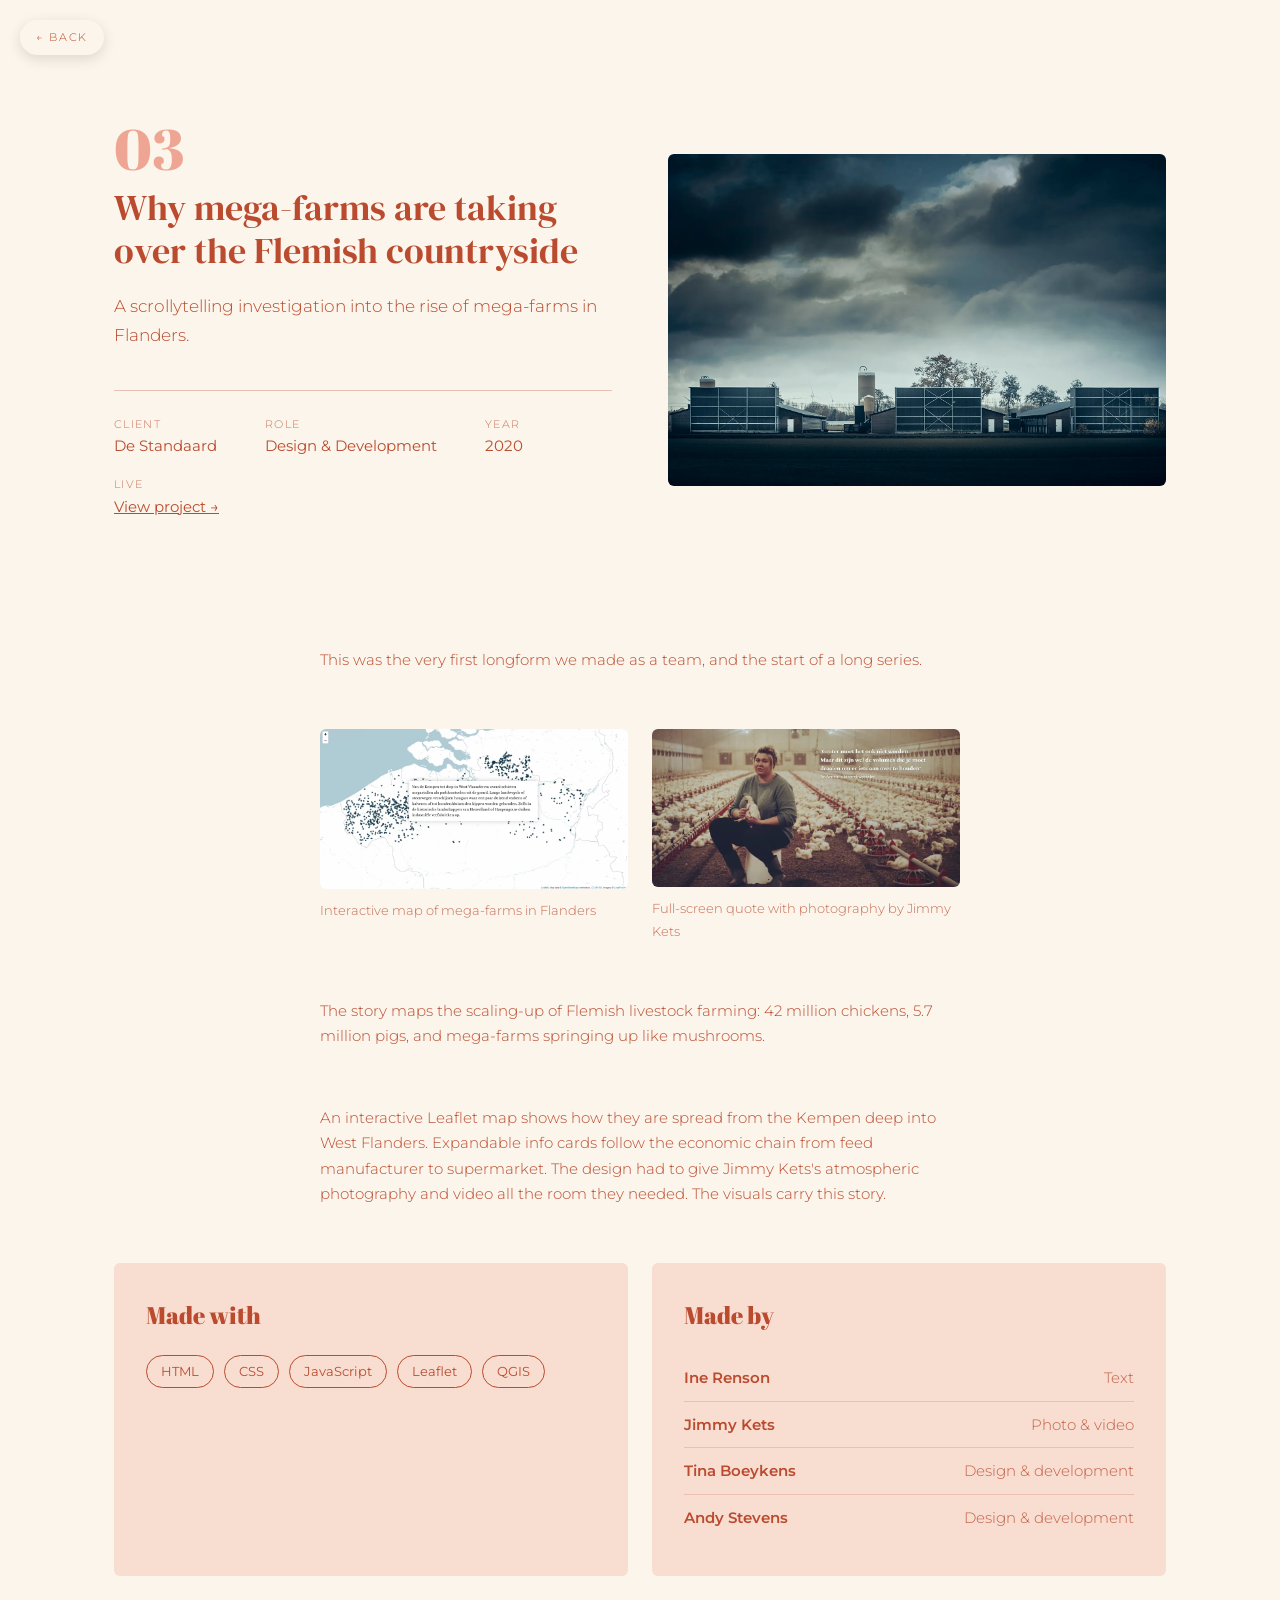
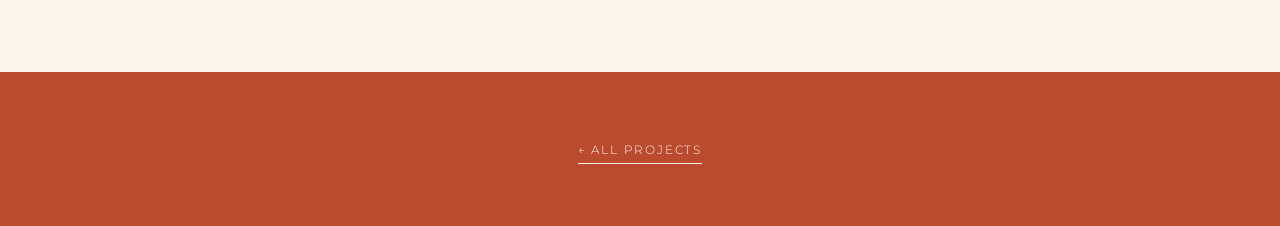
<file: projecten/megastallen.html>
<!DOCTYPE html>
<html lang="en">
<head>
  <meta charset="UTF-8">
  <meta name="viewport" content="width=device-width, initial-scale=1.0">
  <title>Why mega-farms are taking over the Flemish countryside · Tina Boeykens</title>
  <meta name="description" content="A scrollytelling investigation into the rise of mega-farms in Flanders.">

  <link rel="preconnect" href="https://fonts.googleapis.com">
  <link rel="preconnect" href="https://fonts.gstatic.com" crossorigin>
  <link href="https://fonts.googleapis.com/css2?family=Abril+Fatface&family=DM+Serif+Display&family=Montserrat:wght@300;400;600&display=swap" rel="stylesheet">

  <link rel="stylesheet" href="../style.css">
</head>
<body class="project-page">

  <!-- =========================================================
       PROJECT DETAIL PAGE
       Copy this file to make the next project page.
       ========================================================= -->

  <a class="project-back" href="../index.html#interactive">&larr; Back</a>

  <!-- 1. TOP: title, short intro and the facts, with the cover image next to it (below it on mobile) -->
  <header class="project-header section-light">
    <div class="container project-header-grid">
      <div class="project-header-text">
        <h1 class="project-title"><span class="project-number" aria-hidden="true">03</span>Why mega-farms are taking over the Flemish countryside</h1>
        <p class="project-lead">A scrollytelling investigation into the rise of mega-farms in Flanders.</p>

        <dl class="project-facts">
          <div><dt>Client</dt><dd>De Standaard</dd></div>
          <div><dt>Role</dt><dd>Design &amp; Development</dd></div>
          <div><dt>Year</dt><dd>2020</dd></div>
          <div><dt>Live</dt><dd><a href="https://extra.standaard.be/html/2020/megastallen/index.html" target="_blank" rel="noopener">View project &rarr;</a></dd></div>
        </dl>
      </div>

      <!-- 2. COVER IMAGE -->
      <figure class="project-cover">
        <img src="../assets/veestallen.webp" alt="Stables under a threatening sky.">
      </figure>
    </div>
  </header>

  <!-- 3. THE STORY: text blocks and images, in any order -->
  <main class="project-content container">

    <section class="project-block">
      <p>This was the very first longform we made as a team, and the start of a long series.</p>
    </section>

    <div class="project-image-pair">
      <figure class="project-image">
        <img src="../assets/veestallen2.webp" alt="Interactive Leaflet map with all mega-farms in Flanders." loading="lazy">
        <figcaption>Interactive map of mega-farms in Flanders</figcaption>
      </figure>
      <figure class="project-image">
        <img src="../assets/veestallen3.webp" alt="Quote section with a portrait of chicken farmer An Aernouts." loading="lazy">
        <figcaption>Full-screen quote with photography by Jimmy Kets</figcaption>
      </figure>
    </div>

    <section class="project-block">
      <p>The story maps the scaling-up of Flemish livestock farming: 42 million chickens, 5.7 million pigs, and mega-farms springing up like mushrooms.</p>
    </section>

    <section class="project-block">
      <p>An interactive Leaflet map shows how they are spread from the Kempen deep into West Flanders. Expandable info cards follow the economic chain from feed manufacturer to supermarket. The design had to give Jimmy Kets's atmospheric photography and video all the room they needed. The visuals carry this story.</p>
    </section>

    <!-- 4. CREDITS: tools and team -->
    <div class="project-credits">
      <section class="project-credits-box">
        <h2>Made with</h2>
        <ul class="project-tags">
          <li>HTML</li>
          <li>CSS</li>
          <li>JavaScript</li>
          <li>Leaflet</li>
          <li>QGIS</li>
        </ul>
      </section>

      <section class="project-credits-box">
        <h2>Made by</h2>
        <dl class="project-team">
          <div><dt>Ine Renson</dt><dd>Text</dd></div>
          <div><dt>Jimmy Kets</dt><dd>Photo &amp; video</dd></div>
          <div><dt>Tina Boeykens</dt><dd>Design &amp; development</dd></div>
          <div><dt>Andy Stevens</dt><dd>Design &amp; development</dd></div>
        </dl>
      </section>
    </div>

  </main>

  <!-- 4. BOTTOM: back to the overview -->
  <nav class="project-nav section-dark">
    <a class="button" href="../index.html#interactive">&larr; All projects</a>
  </nav>

</body>
</html>
</file>
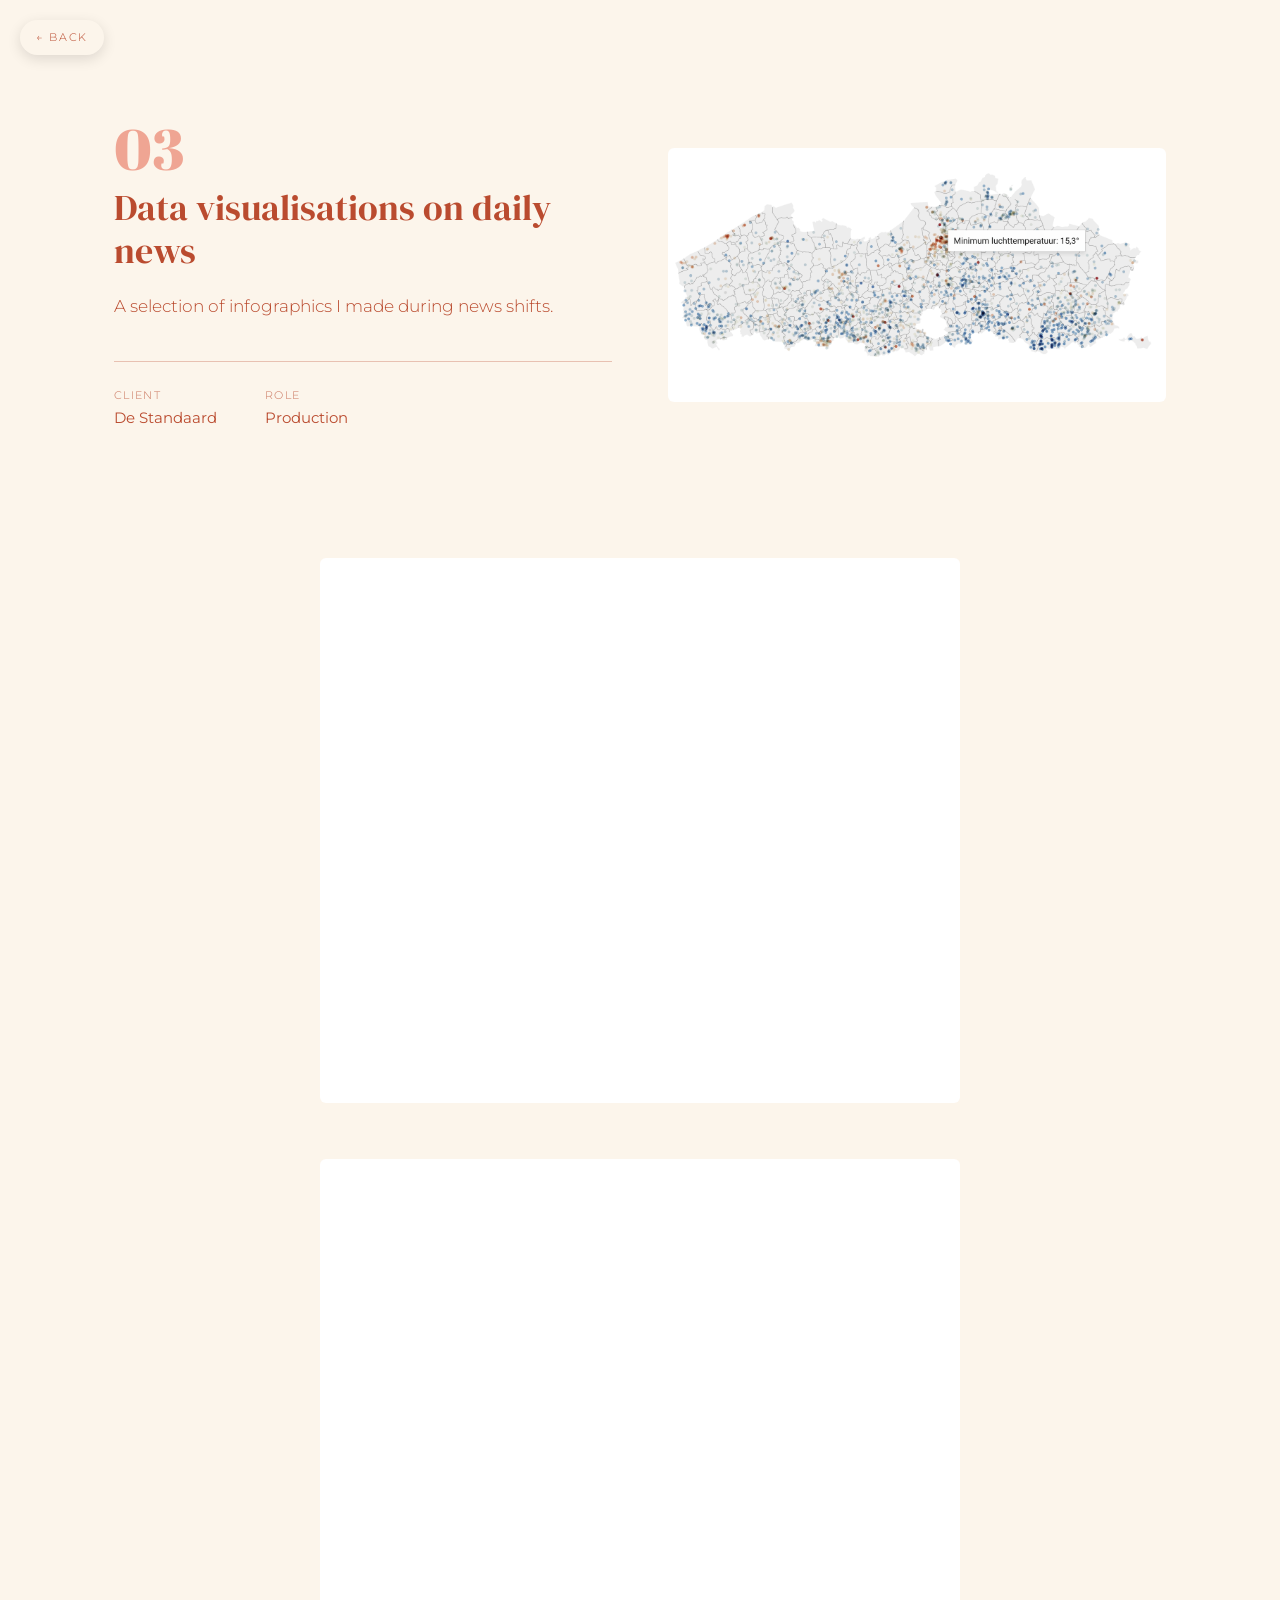
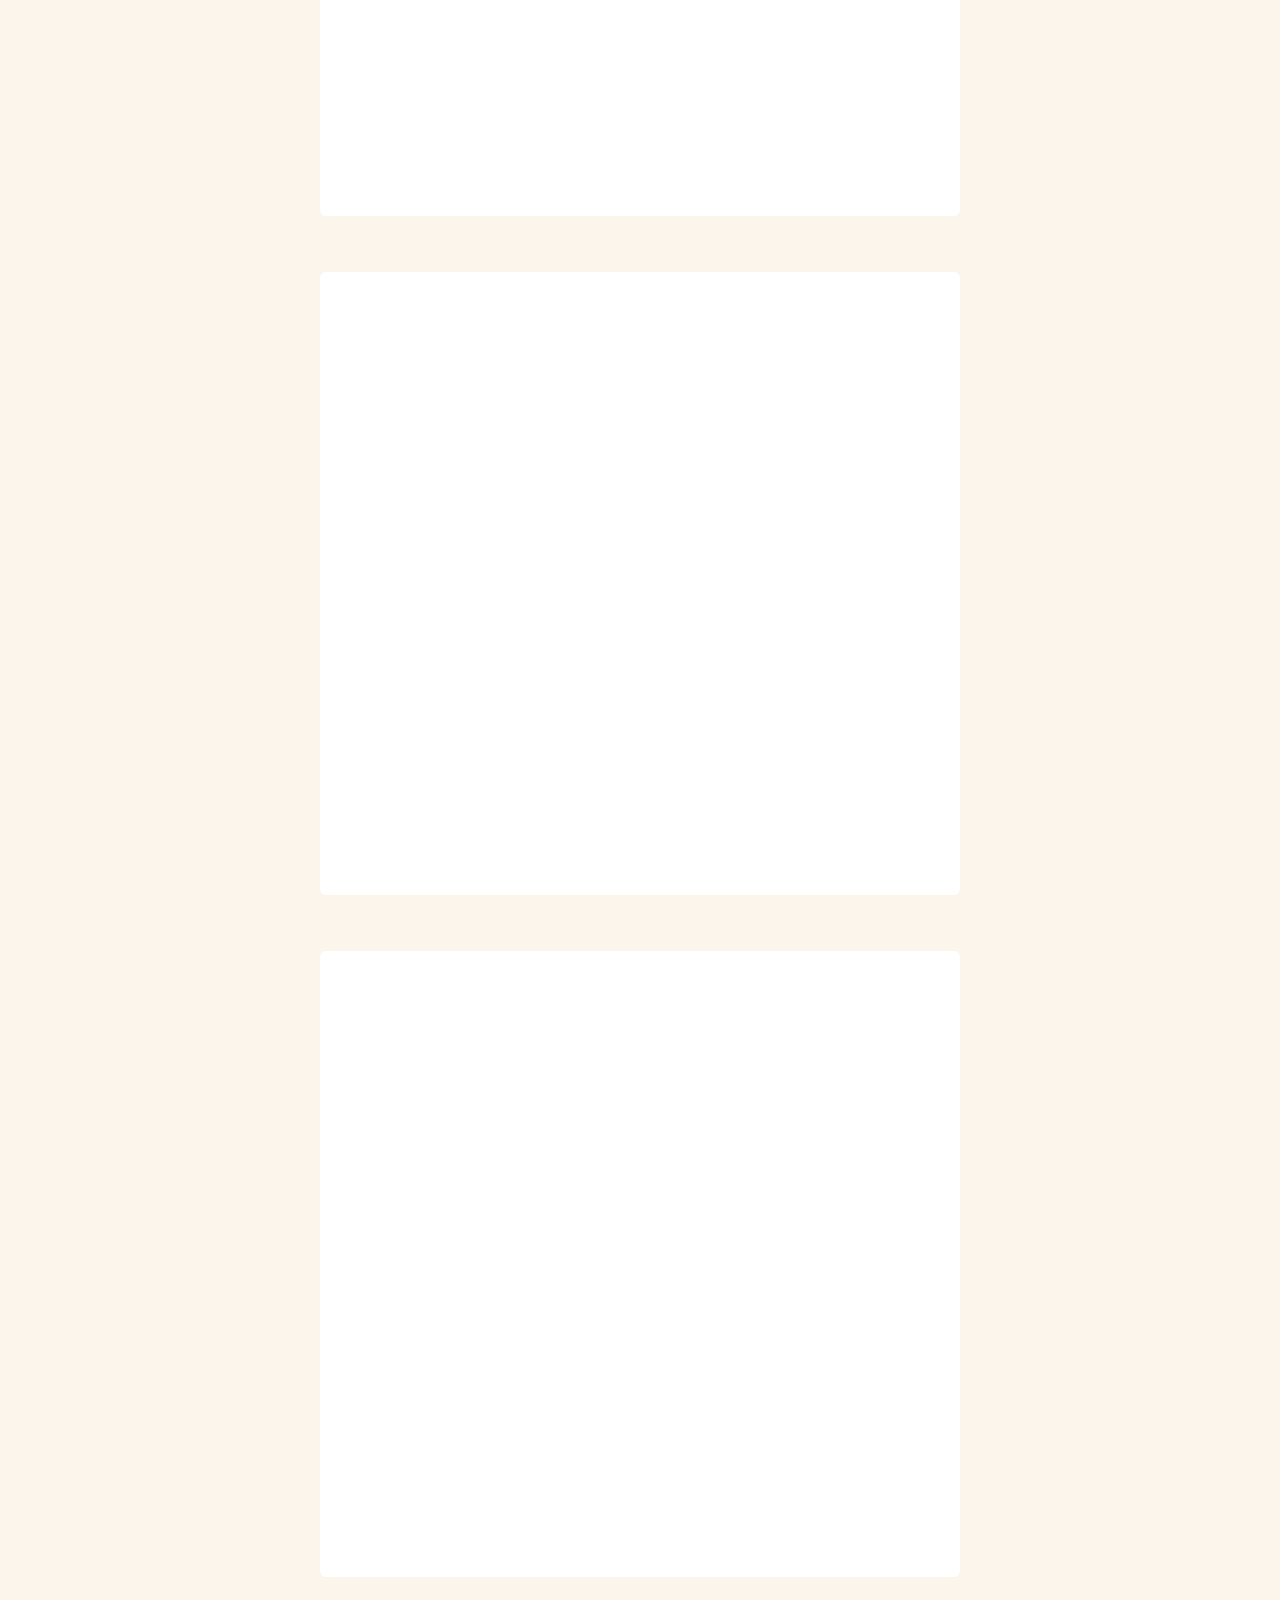
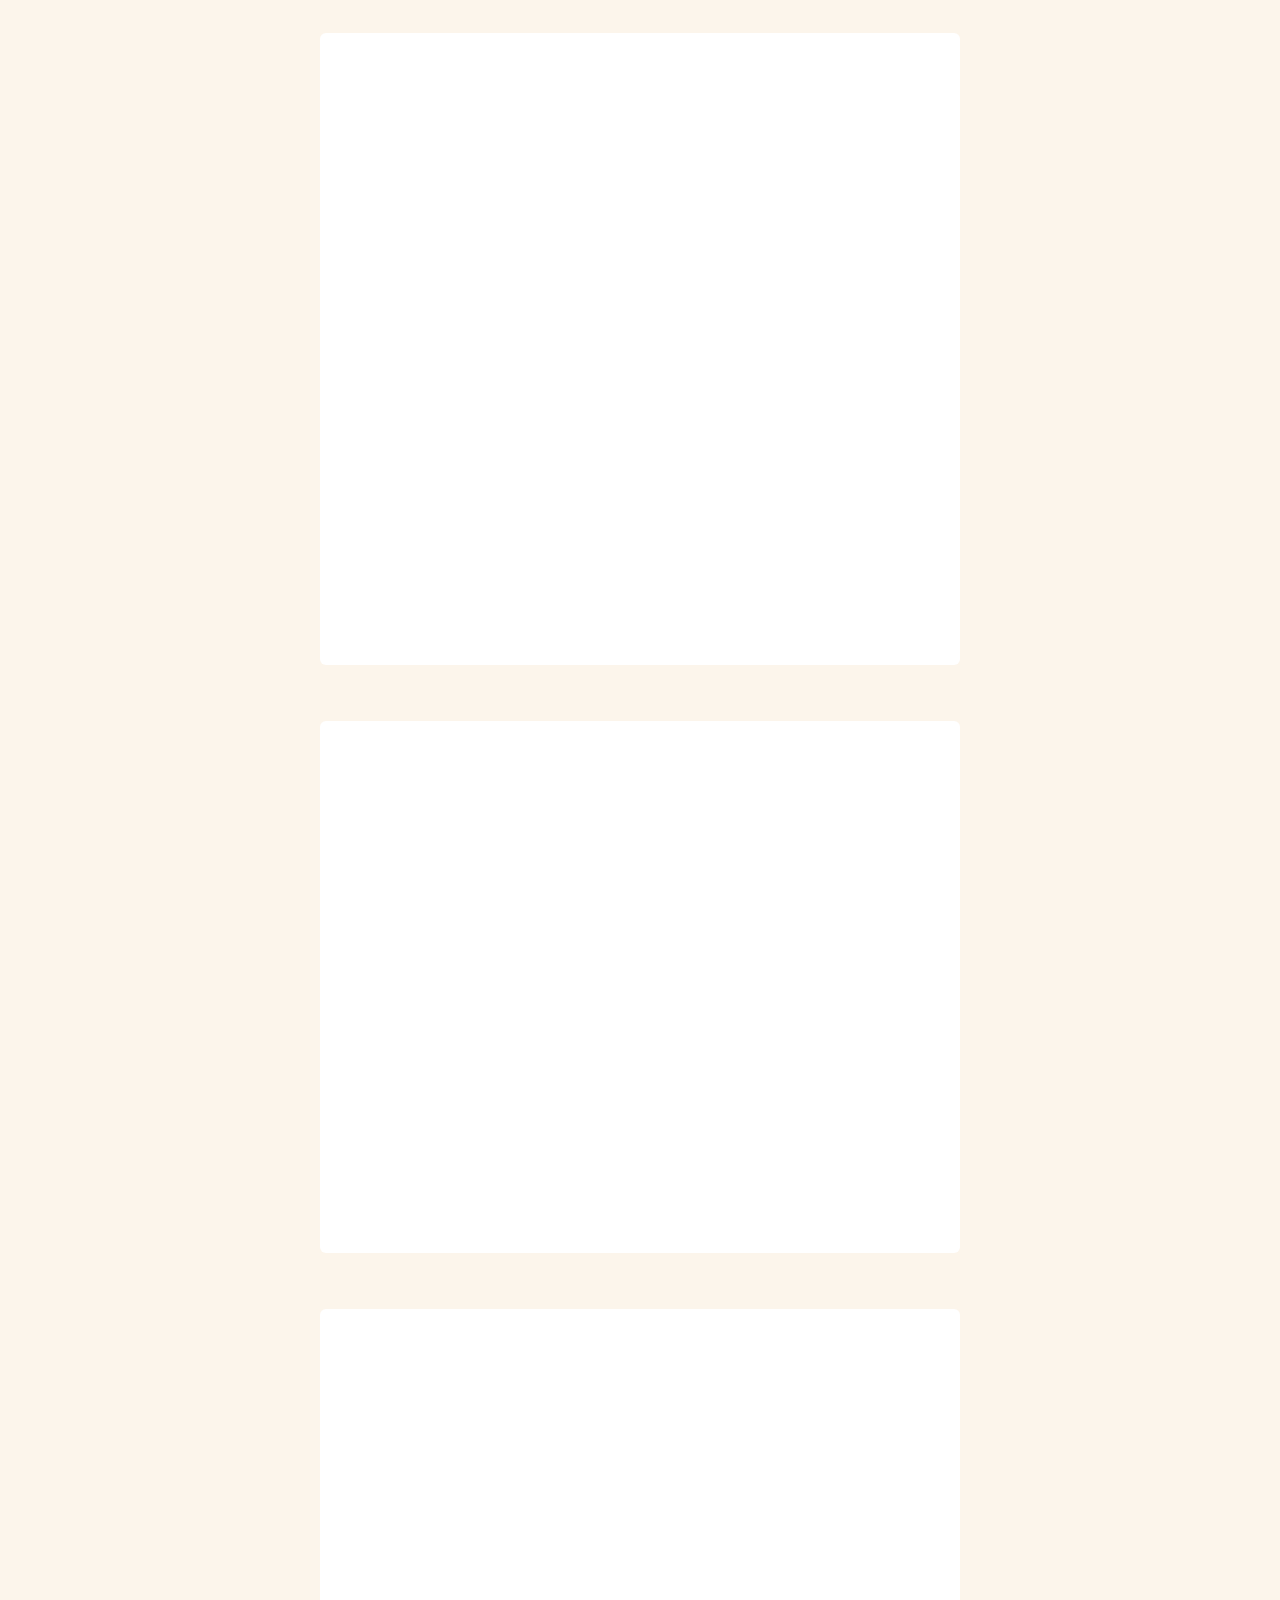
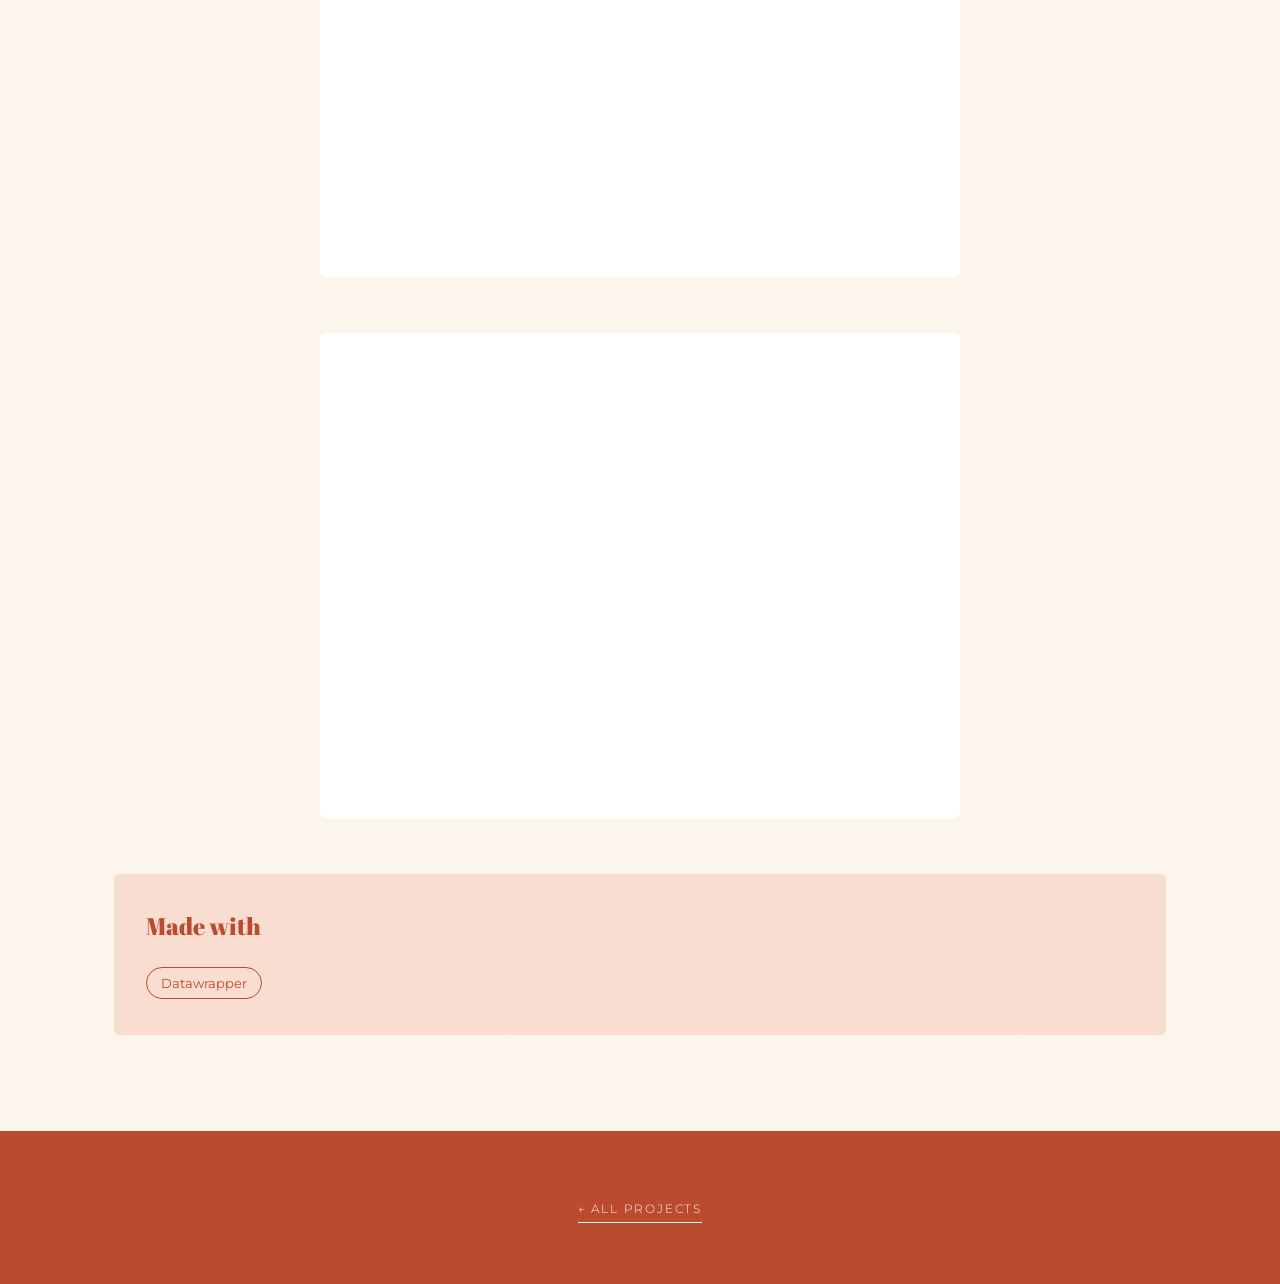
<file: projecten/news-shifts.html>
<!DOCTYPE html>
<html lang="en">
<head>
  <meta charset="UTF-8">
  <meta name="viewport" content="width=device-width, initial-scale=1.0">
  <title>Data visualisations on daily news · Tina Boeykens</title>
  <meta name="description" content="A selection of infographics I made during news shifts.">

  <link rel="preconnect" href="https://fonts.googleapis.com">
  <link rel="preconnect" href="https://fonts.gstatic.com" crossorigin>
  <link href="https://fonts.googleapis.com/css2?family=Abril+Fatface&family=DM+Serif+Display&family=Montserrat:wght@300;400;600&display=swap" rel="stylesheet">

  <link rel="stylesheet" href="../style.css">
</head>
<body class="project-page">

  <!-- =========================================================
       PROJECT DETAIL PAGE
       Copy this file to make the next project page.
       ========================================================= -->

  <a class="project-back" href="../index.html#dataviz">&larr; Back</a>

  <!-- 1. TOP: title, short intro and the facts, with the cover image next to it (below it on mobile) -->
  <header class="project-header section-light">
    <div class="container project-header-grid">
      <div class="project-header-text">
        <h1 class="project-title"><span class="project-number" aria-hidden="true">03</span>Data visualisations on daily news</h1>
        <p class="project-lead">A selection of infographics I made during news shifts.</p>

        <dl class="project-facts">
          <div><dt>Client</dt><dd>De Standaard</dd></div>
          <div><dt>Role</dt><dd>Production</dd></div>
        </dl>
      </div>

      <!-- 2. COVER IMAGE -->
      <figure class="project-cover">
        <img src="../assets/cover-dailies.png" alt="A few examples of charts made during news shifts.">
      </figure>
    </div>
  </header>

  <!-- 3. THE CHARTS: live Datawrapper embeds -->
  <main class="project-content container">

    <figure class="project-embed">
      <iframe title="How much does your mayor earn" aria-label="Choropleth map" id="datawrapper-chart-7yYcw" src="https://datawrapper.dwcdn.net/7yYcw/1/" scrolling="no" height="513" loading="lazy" data-external="1"></iframe>
    </figure>

    <figure class="project-embed">
      <iframe title="Frontline in Ukraine on 13 August 2023" aria-label="Locator map" id="datawrapper-chart-wx5DE" src="https://datawrapper.dwcdn.net/wx5DE/2/" scrolling="no" height="625" loading="lazy" data-external="1"></iframe>
    </figure>

    <figure class="project-embed">
      <iframe title="Damaged and destroyed buildings in Gaza" aria-label="Locator map" id="datawrapper-chart-Le1mI" src="https://datawrapper.dwcdn.net/Le1mI/8/" scrolling="no" height="591" loading="lazy" data-external="1"></iframe>
    </figure>

    <figure class="project-embed">
      <iframe title="Situation in Gaza" aria-label="Locator map" id="datawrapper-chart-45CfA" src="https://datawrapper.dwcdn.net/45CfA/6/" scrolling="no" height="594" loading="lazy" data-external="1"></iframe>
    </figure>

    <figure class="project-embed">
      <iframe title="Burnt areas in Europe" aria-label="Line chart" id="datawrapper-chart-0FIJc" src="https://datawrapper.dwcdn.net/0FIJc/8/" scrolling="no" height="600" loading="lazy" data-external="1"></iframe>
    </figure>

    <figure class="project-embed">
      <iframe title="Natural gas price" aria-label="Line chart" id="datawrapper-chart-bn970" src="https://datawrapper.dwcdn.net/bn970/3/" scrolling="no" height="500" loading="lazy" data-external="1"></iframe>
    </figure>

    <figure class="project-embed">
      <iframe title="The US Senate" aria-label="Choropleth map" id="datawrapper-chart-wREj4" src="https://datawrapper.dwcdn.net/wREj4/6/" scrolling="no" height="536" loading="lazy" data-external="1"></iframe>
    </figure>

    <figure class="project-embed">
      <iframe title="Population growth in 2021" aria-label="Choropleth map" id="datawrapper-chart-9jR4S" src="https://datawrapper.dwcdn.net/9jR4S/6/" scrolling="no" height="453" loading="lazy" data-external="1"></iframe>
    </figure>

    <!-- 4. CREDITS -->
    <div class="project-credits">
      <section class="project-credits-box">
        <h2>Made with</h2>
        <ul class="project-tags">
          <li>Datawrapper</li>
        </ul>
      </section>
    </div>

  </main>

  <!-- 4. BOTTOM: back to the overview -->
  <nav class="project-nav section-dark">
    <a class="button" href="../index.html#dataviz">&larr; All projects</a>
  </nav>

  <!-- Datawrapper: lets every chart set its own height -->
  <script>
    window.addEventListener('message', (e) => {
      const heights = e.data && e.data['datawrapper-height'];
      if (!heights) return;
      document.querySelectorAll('.project-embed iframe').forEach((frame) => {
        if (frame.contentWindow === e.source) {
          for (const id in heights) frame.style.height = heights[id] + 'px';
        }
      });
    });
  </script>

</body>
</html>
</file>
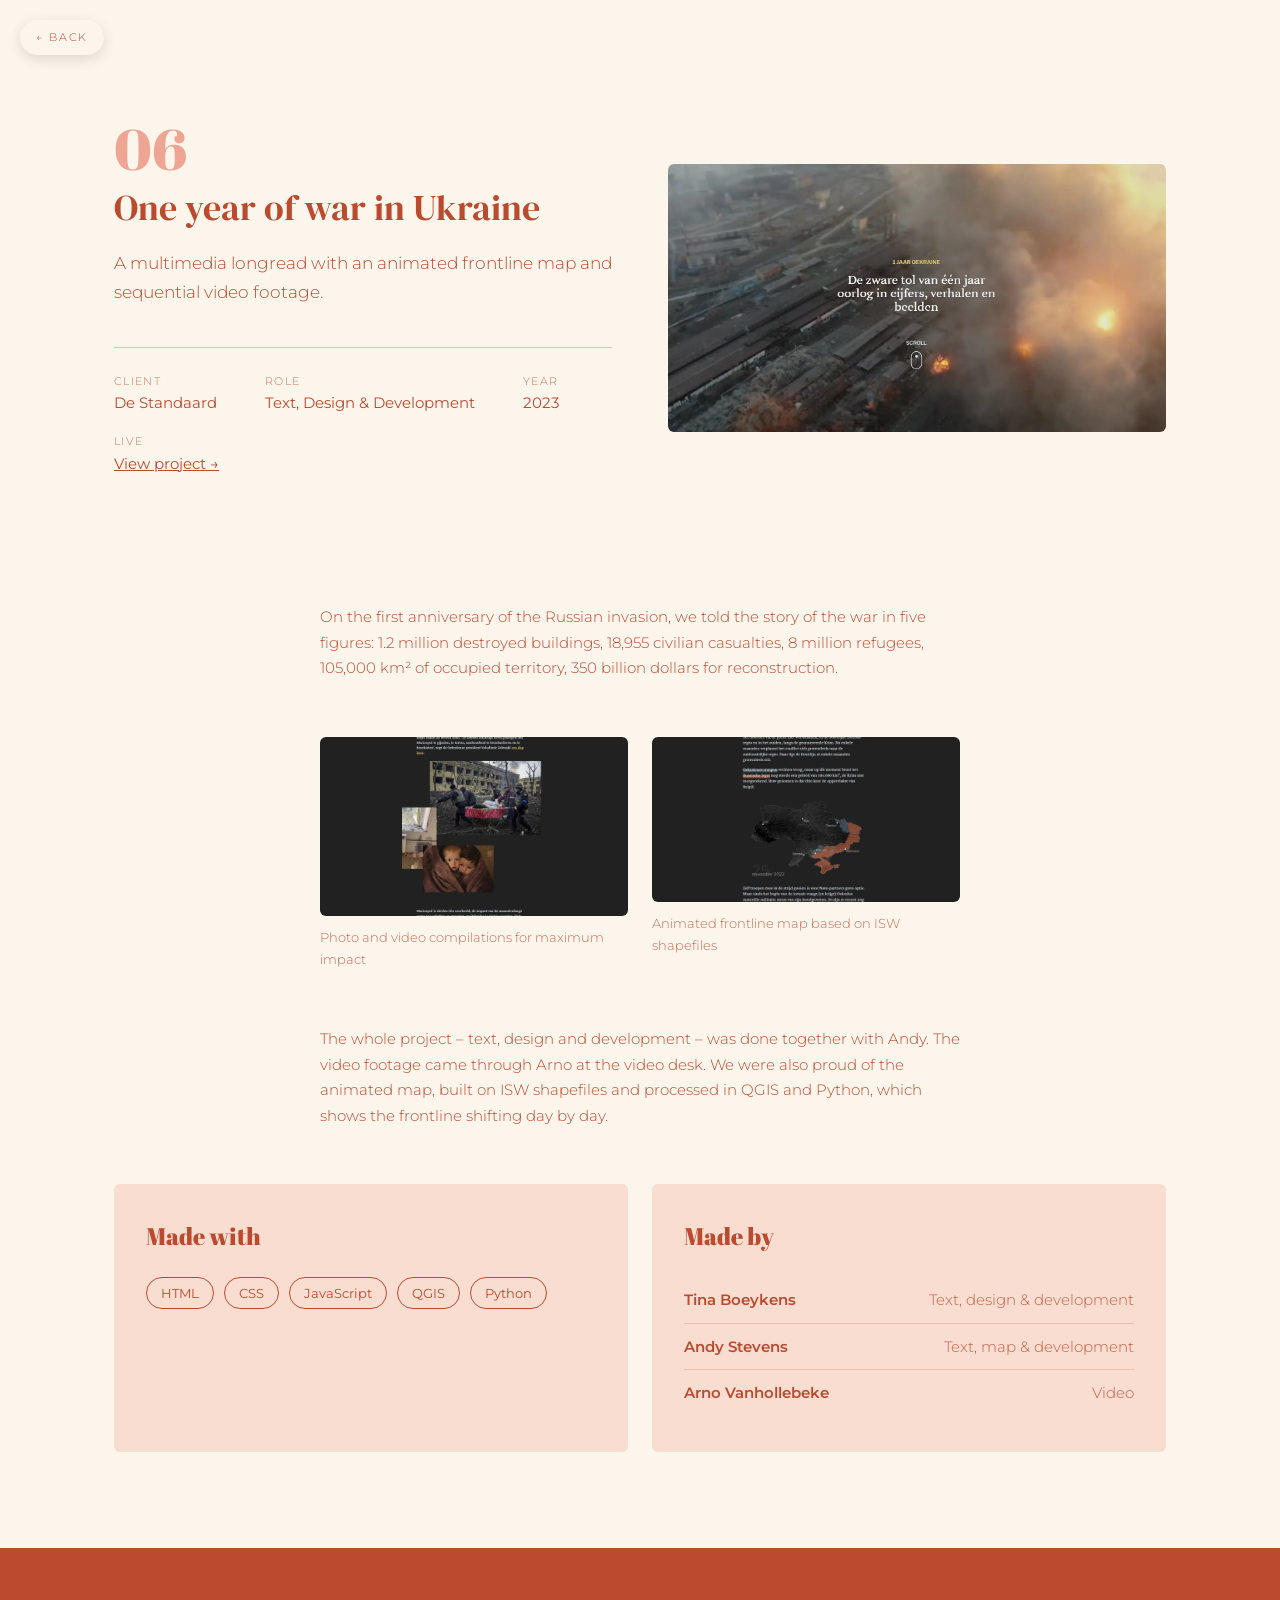
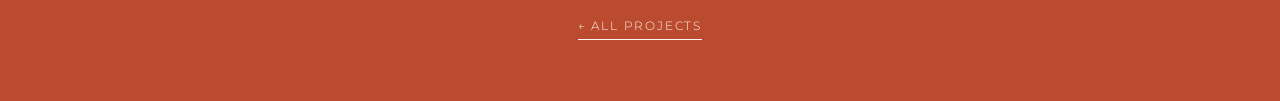
<file: projecten/oekraine.html>
<!DOCTYPE html>
<html lang="en">
<head>
  <meta charset="UTF-8">
  <meta name="viewport" content="width=device-width, initial-scale=1.0">
  <title>One year of war in Ukraine · Tina Boeykens</title>
  <meta name="description" content="A multimedia longread with an animated frontline map and sequential video footage.">

  <link rel="preconnect" href="https://fonts.googleapis.com">
  <link rel="preconnect" href="https://fonts.gstatic.com" crossorigin>
  <link href="https://fonts.googleapis.com/css2?family=Abril+Fatface&family=DM+Serif+Display&family=Montserrat:wght@300;400;600&display=swap" rel="stylesheet">

  <link rel="stylesheet" href="../style.css">
</head>
<body class="project-page">

  <!-- =========================================================
       PROJECT DETAIL PAGE
       Copy this file to make the next project page.
       ========================================================= -->

  <a class="project-back" href="../index.html#interactive">&larr; Back</a>

  <!-- 1. TOP: title, short intro and the facts, with the cover image next to it (below it on mobile) -->
  <header class="project-header section-light">
    <div class="container project-header-grid">
      <div class="project-header-text">
        <h1 class="project-title"><span class="project-number" aria-hidden="true">06</span>One year of war in Ukraine</h1>
        <p class="project-lead">A multimedia longread with an animated frontline map and sequential video footage.</p>

        <dl class="project-facts">
          <div><dt>Client</dt><dd>De Standaard</dd></div>
          <div><dt>Role</dt><dd>Text, Design &amp; Development</dd></div>
          <div><dt>Year</dt><dd>2023</dd></div>
          <div><dt>Live</dt><dd><a href="https://extra.standaard.be/html/2023/oekraine/index.html" target="_blank" rel="noopener">View project &rarr;</a></dd></div>
        </dl>
      </div>

      <!-- 2. COVER IMAGE -->
      <figure class="project-cover">
        <video src="../assets/oekr-video.webm" poster="../assets/oekr.webp" autoplay muted loop playsinline aria-label="Drone footage of the destroyed Azovstal plant in Mariupol."></video>
      </figure>
    </div>
  </header>

  <!-- 3. THE STORY: text blocks and images, in any order -->
  <main class="project-content container">

    <section class="project-block">
      <p>On the first anniversary of the Russian invasion, we told the story of the war in five figures: 1.2 million destroyed buildings, 18,955 civilian casualties, 8 million refugees, 105,000 km² of occupied territory, 350 billion dollars for reconstruction.</p>
    </section>

    <div class="project-image-pair">
      <figure class="project-image">
        <img src="../assets/oekr2.webp" alt="Three videos side by side showing bombardments in the first days of the war." loading="lazy">
        <figcaption>Photo and video compilations for maximum impact</figcaption>
      </figure>
      <figure class="project-image">
        <img src="../assets/oekr3.webp" alt="Animated map of Ukraine with the shifting frontline based on ISW data." loading="lazy">
        <figcaption>Animated frontline map based on ISW shapefiles</figcaption>
      </figure>
    </div>

    <section class="project-block">
      <p>The whole project – text, design and development – was done together with Andy. The video footage came through Arno at the video desk. We were also proud of the animated map, built on ISW shapefiles and processed in QGIS and Python, which shows the frontline shifting day by day.</p>
    </section>

    <!-- 4. CREDITS: tools and team -->
    <div class="project-credits">
      <section class="project-credits-box">
        <h2>Made with</h2>
        <ul class="project-tags">
          <li>HTML</li>
          <li>CSS</li>
          <li>JavaScript</li>
          <li>QGIS</li>
          <li>Python</li>
        </ul>
      </section>

      <section class="project-credits-box">
        <h2>Made by</h2>
        <dl class="project-team">
          <div><dt>Tina Boeykens</dt><dd>Text, design &amp; development</dd></div>
          <div><dt>Andy Stevens</dt><dd>Text, map &amp; development</dd></div>
          <div><dt>Arno Vanhollebeke</dt><dd>Video</dd></div>
        </dl>
      </section>
    </div>

  </main>

  <!-- 4. BOTTOM: back to the overview -->
  <nav class="project-nav section-dark">
    <a class="button" href="../index.html#interactive">&larr; All projects</a>
  </nav>

</body>
</html>
</file>
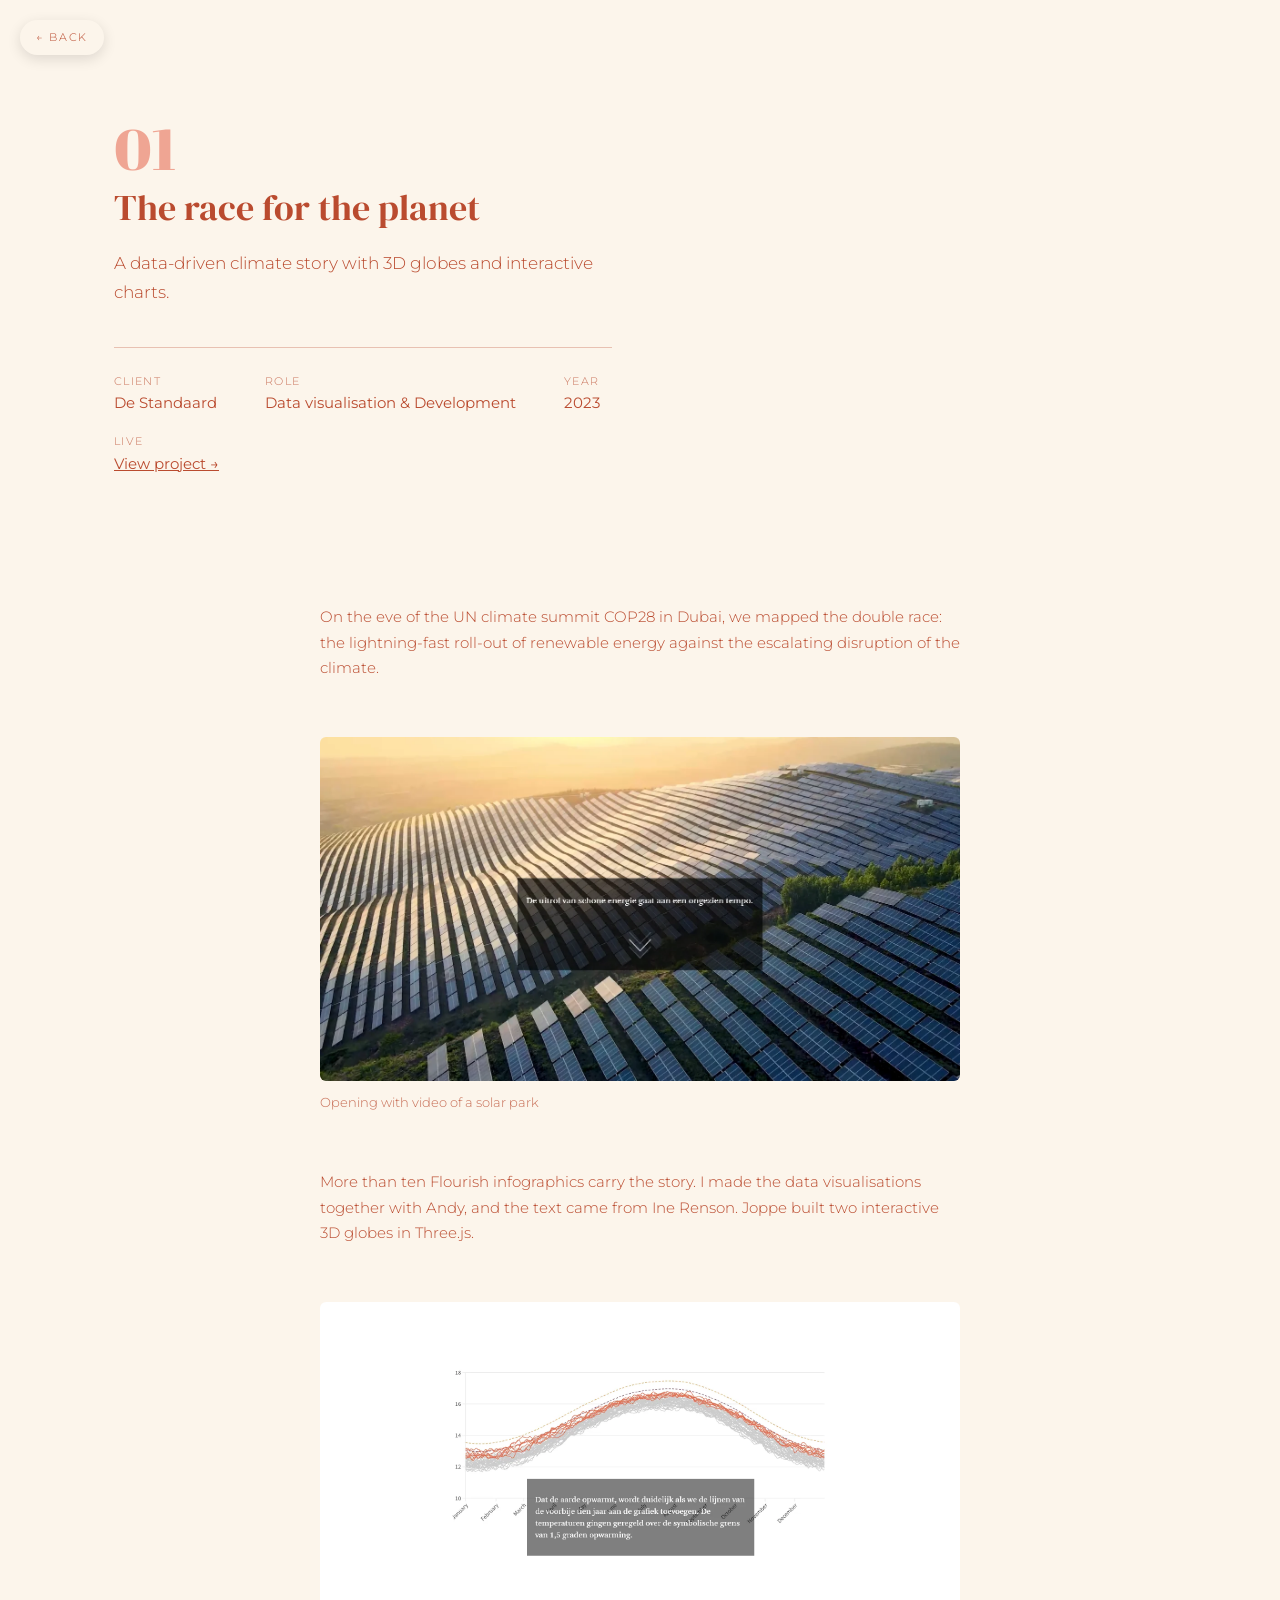
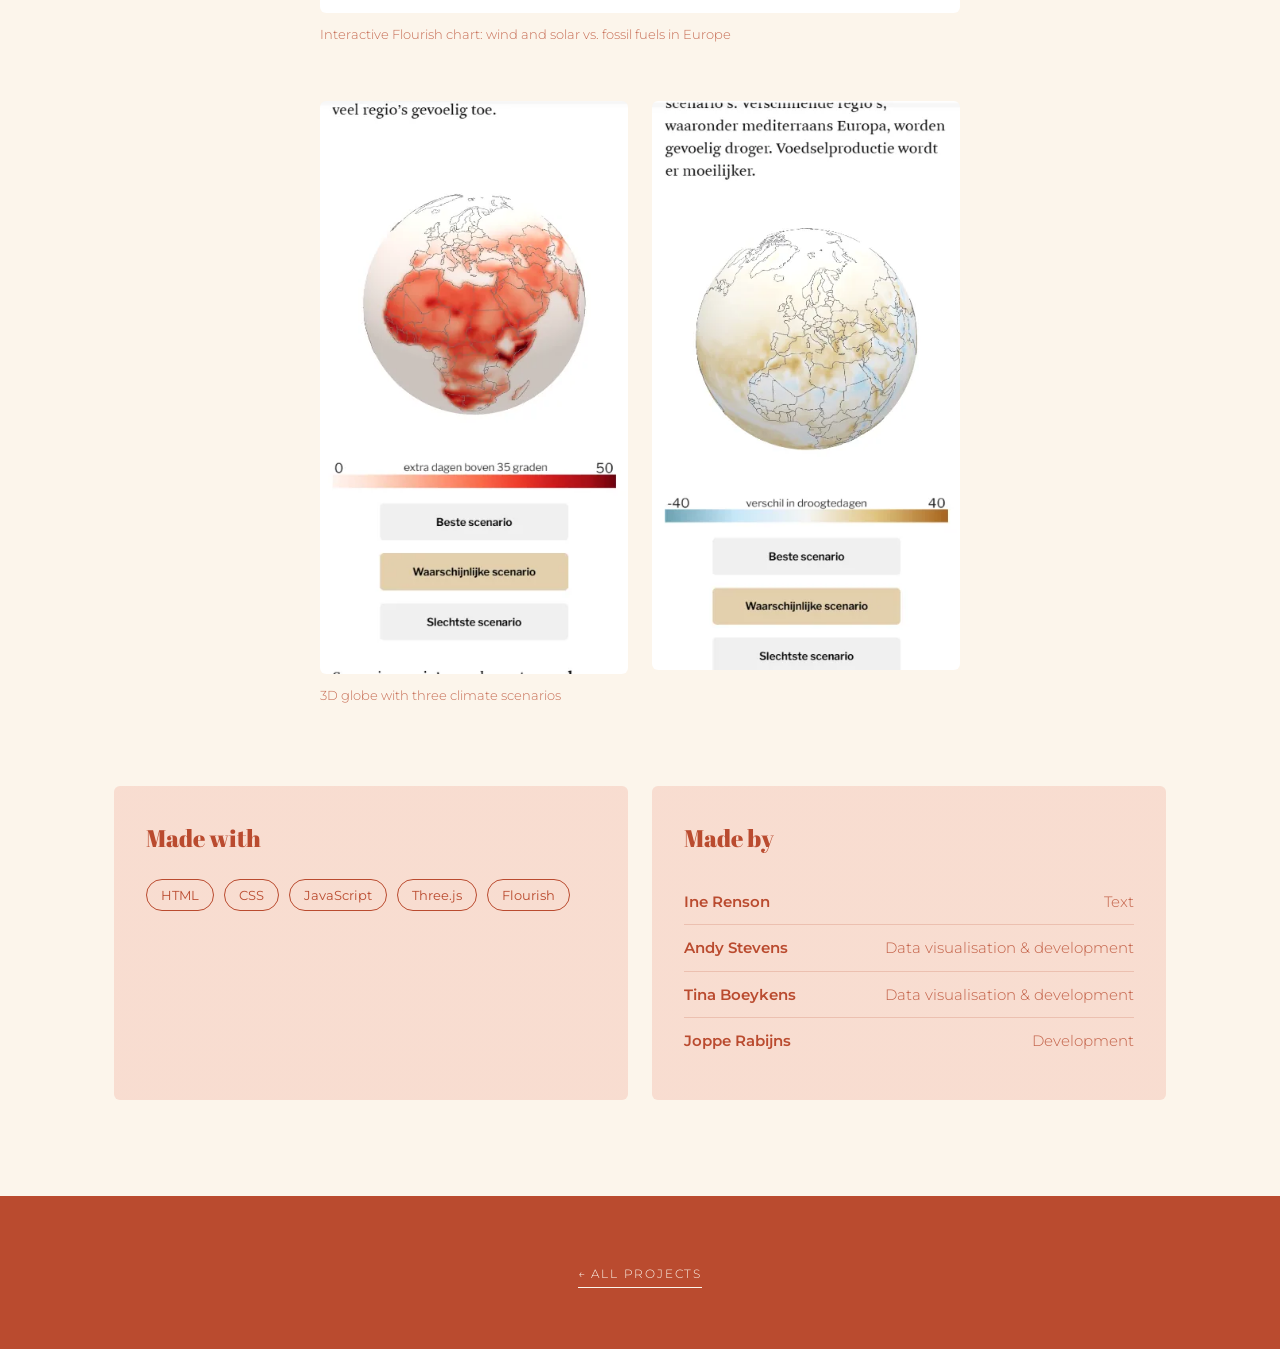
<file: projecten/race-om-de-planeet.html>
<!DOCTYPE html>
<html lang="en">
<head>
  <meta charset="UTF-8">
  <meta name="viewport" content="width=device-width, initial-scale=1.0">
  <title>The race for the planet · Tina Boeykens</title>
  <meta name="description" content="A data-driven climate story with 3D globes and interactive charts.">

  <link rel="preconnect" href="https://fonts.googleapis.com">
  <link rel="preconnect" href="https://fonts.gstatic.com" crossorigin>
  <link href="https://fonts.googleapis.com/css2?family=Abril+Fatface&family=DM+Serif+Display&family=Montserrat:wght@300;400;600&display=swap" rel="stylesheet">

  <link rel="stylesheet" href="../style.css">
</head>
<body class="project-page">

  <!-- =========================================================
       PROJECT DETAIL PAGE
       Copy this file to make the next project page.
       ========================================================= -->

  <a class="project-back" href="../index.html#dataviz">&larr; Back</a>

  <!-- 1. TOP: title, short intro and the facts, with the cover image next to it (below it on mobile) -->
  <header class="project-header section-light">
    <div class="container project-header-grid">
      <div class="project-header-text">
        <h1 class="project-title"><span class="project-number" aria-hidden="true">01</span>The race for the planet</h1>
        <p class="project-lead">A data-driven climate story with 3D globes and interactive charts.</p>

        <dl class="project-facts">
          <div><dt>Client</dt><dd>De Standaard</dd></div>
          <div><dt>Role</dt><dd>Data visualisation &amp; Development</dd></div>
          <div><dt>Year</dt><dd>2023</dd></div>
          <div><dt>Live</dt><dd><a href="https://extra.standaard.be/html/2023/cop23/index.html" target="_blank" rel="noopener">View project &rarr;</a></dd></div>
        </dl>
      </div>

      <!-- 2. COVER IMAGE -->
      <figure class="project-cover">
        <video src="../assets/cover-planeet.mp4" autoplay muted loop playsinline aria-label="Drone footage of a solar park."></video>
      </figure>
    </div>
  </header>

  <!-- 3. THE STORY: text blocks and images, in any order -->
  <main class="project-content container">

    <section class="project-block">
      <p>On the eve of the UN climate summit COP28 in Dubai, we mapped the double race: the lightning-fast roll-out of renewable energy against the escalating disruption of the climate.</p>
    </section>

    <figure class="project-image">
      <img src="../assets/planeet-hero.webp" alt="Full-screen opening with drone footage of a solar park and the opening text." loading="lazy">
      <figcaption>Opening with video of a solar park</figcaption>
    </figure>

    <section class="project-block">
      <p>More than ten Flourish infographics carry the story. I made the data visualisations together with Andy, and the text came from Ine Renson. Joppe built two interactive 3D globes in Three.js.</p>
    </section>

    <figure class="project-image">
      <img src="../assets/planeet-infographic.webp" alt="Flourish line chart on the tipping point for green energy in Europe." loading="lazy">
      <figcaption>Interactive Flourish chart: wind and solar vs. fossil fuels in Europe</figcaption>
    </figure>

    <div class="project-image-pair">
      <figure class="project-image">
        <img src="../assets/planeet-globemob.webp" alt="Interactive 3D globe with drought scenarios and scenario buttons." loading="lazy">
        <figcaption>3D globe with three climate scenarios</figcaption>
      </figure>
      <figure class="project-image">
        <img src="../assets/planeet-globemob2.webp" alt="Interactive 3D globe with drought scenarios." loading="lazy">
      </figure>
    </div>

    <!-- 4. CREDITS: tools and team -->
    <div class="project-credits">
      <section class="project-credits-box">
        <h2>Made with</h2>
        <ul class="project-tags">
          <li>HTML</li>
          <li>CSS</li>
          <li>JavaScript</li>
          <li>Three.js</li>
          <li>Flourish</li>
        </ul>
      </section>

      <section class="project-credits-box">
        <h2>Made by</h2>
        <dl class="project-team">
          <div><dt>Ine Renson</dt><dd>Text</dd></div>
          <div><dt>Andy Stevens</dt><dd>Data visualisation &amp; development</dd></div>
          <div><dt>Tina Boeykens</dt><dd>Data visualisation &amp; development</dd></div>
          <div><dt>Joppe Rabijns</dt><dd>Development</dd></div>
        </dl>
      </section>
    </div>

  </main>

  <!-- 4. BOTTOM: back to the overview -->
  <nav class="project-nav section-dark">
    <a class="button" href="../index.html#dataviz">&larr; All projects</a>
  </nav>

</body>
</html>
</file>
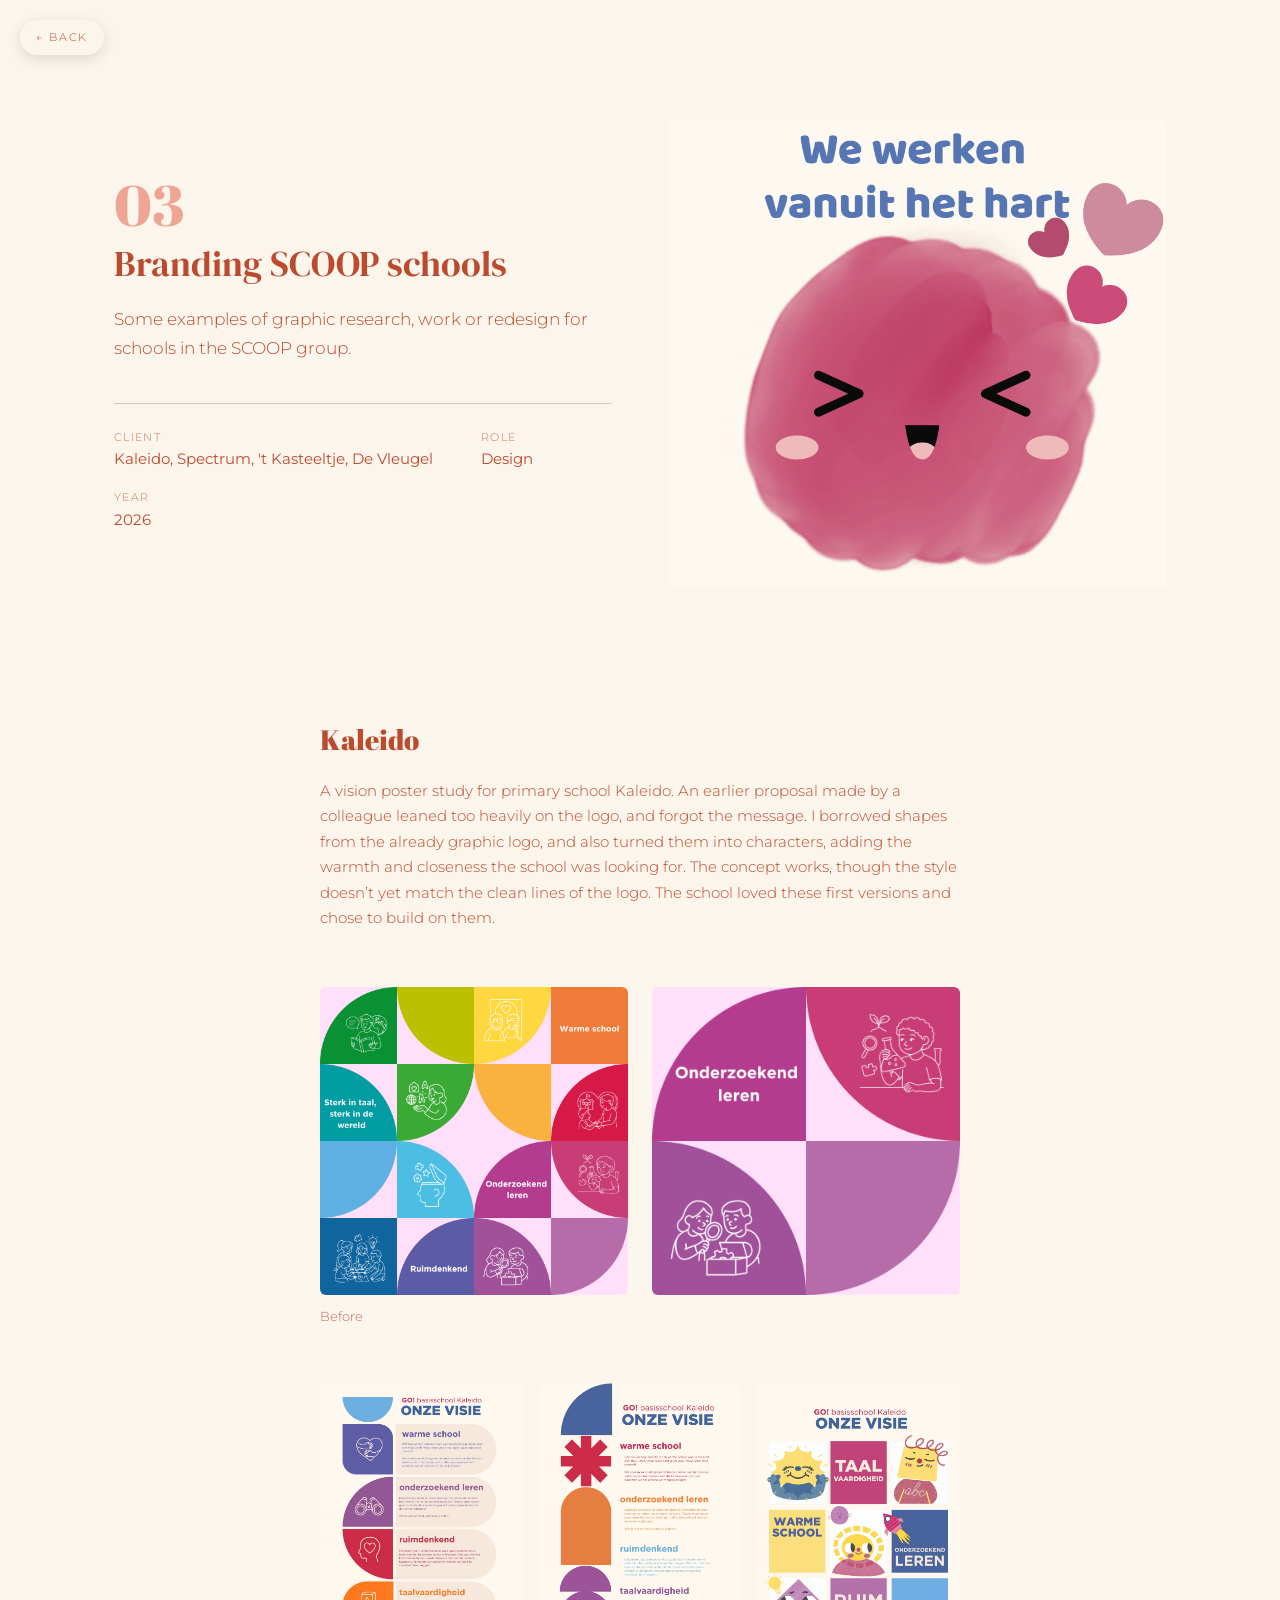
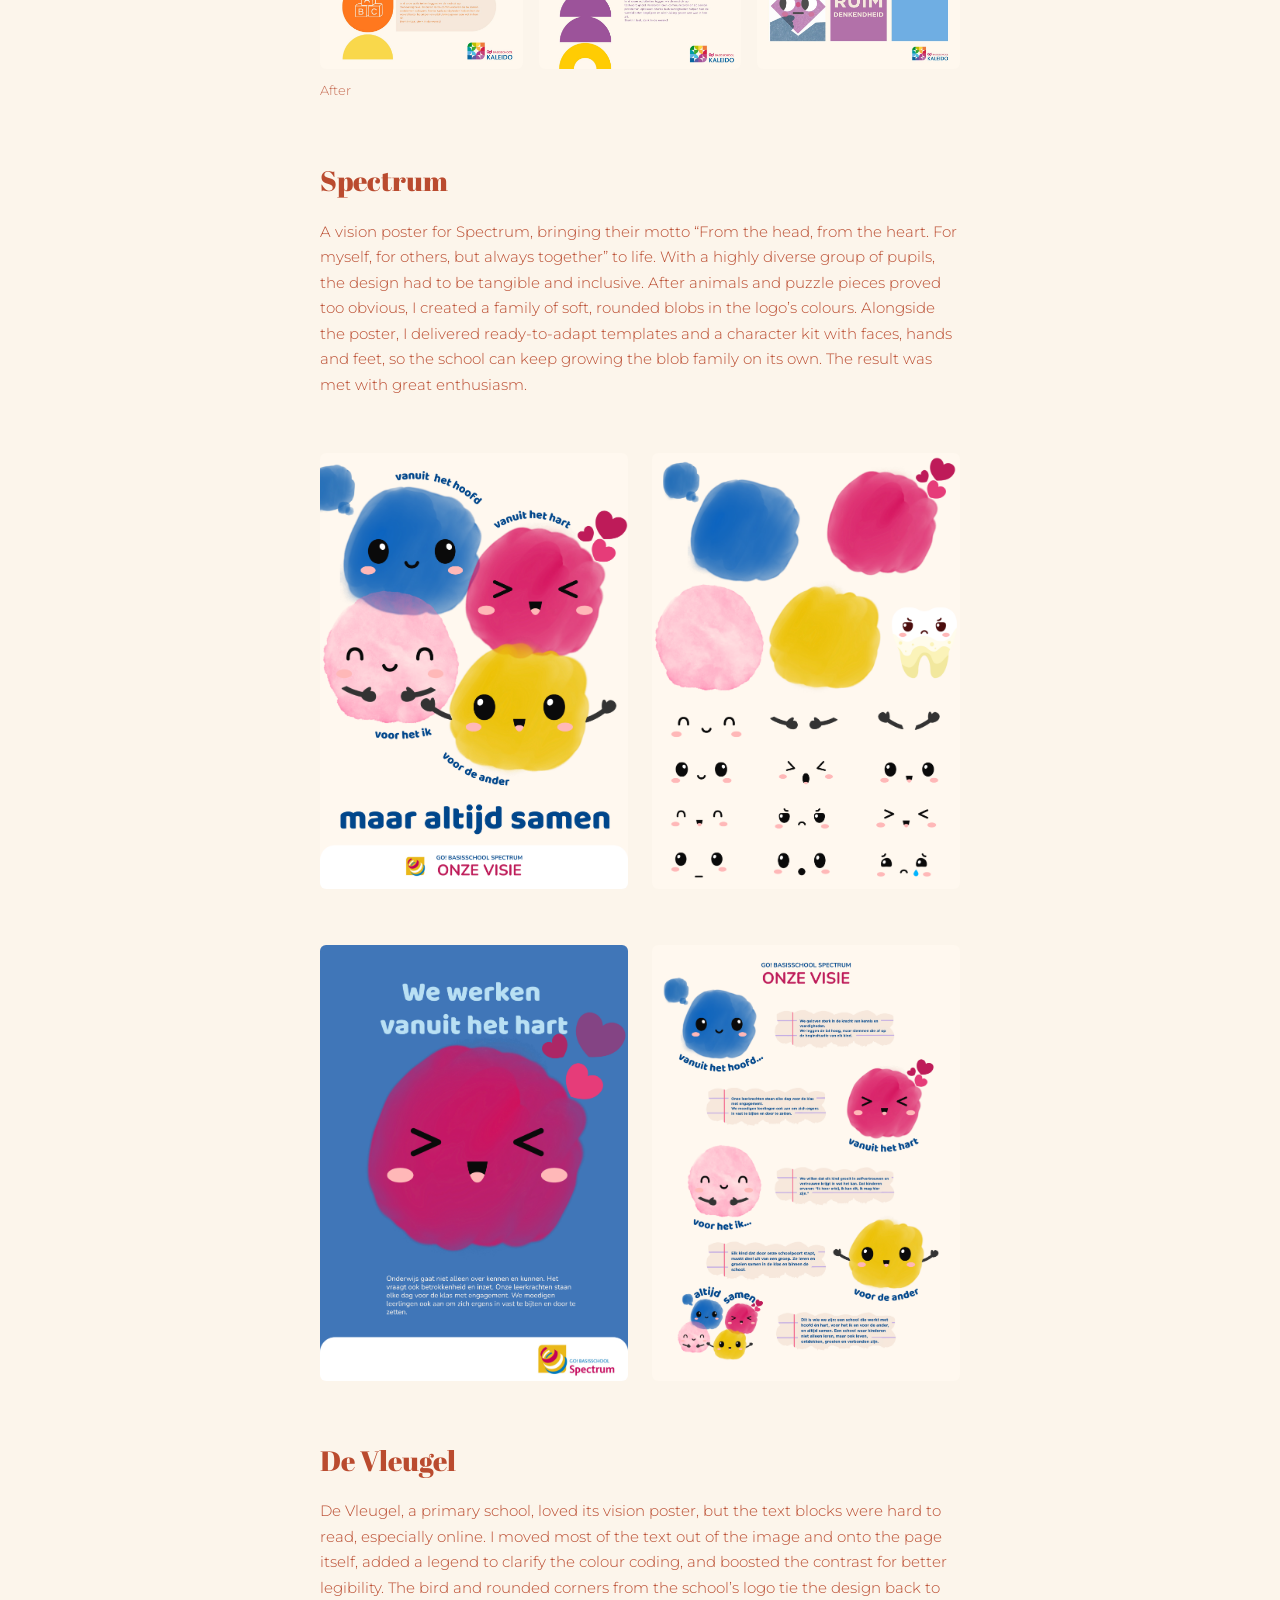
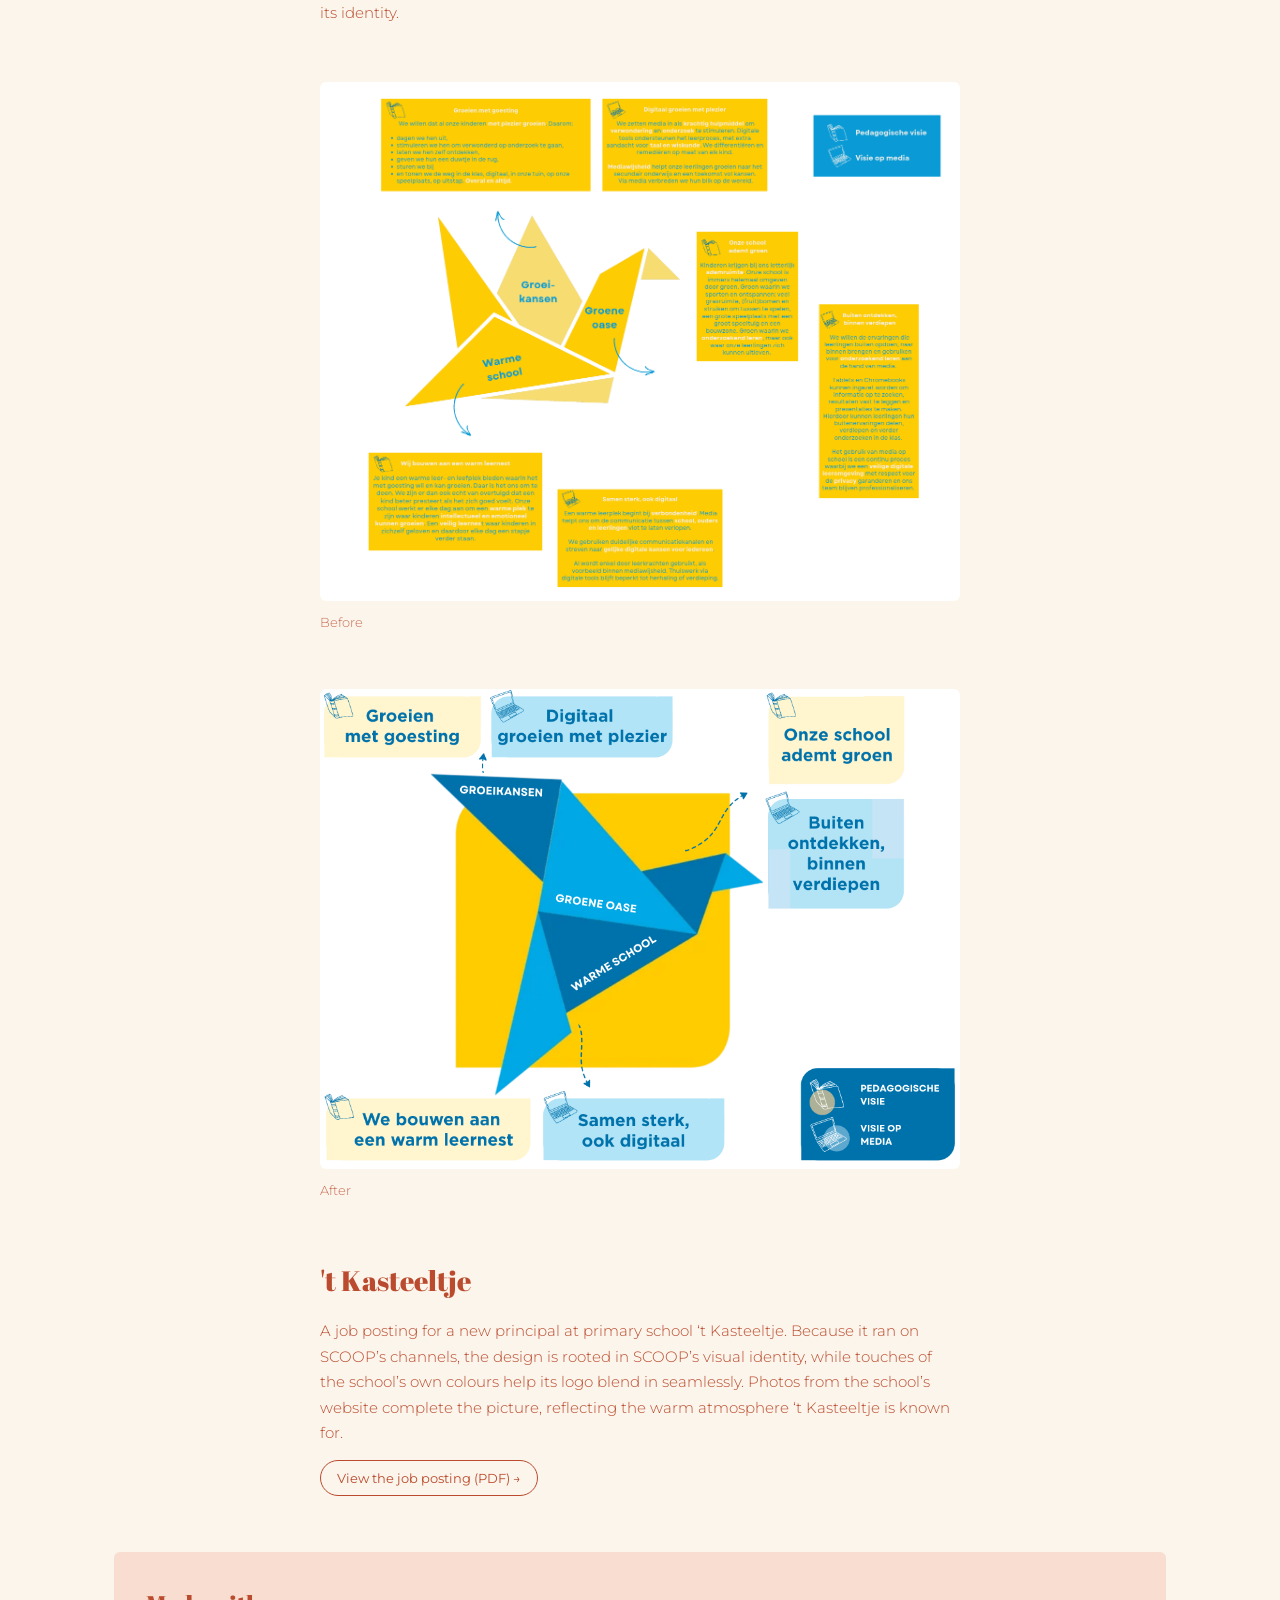
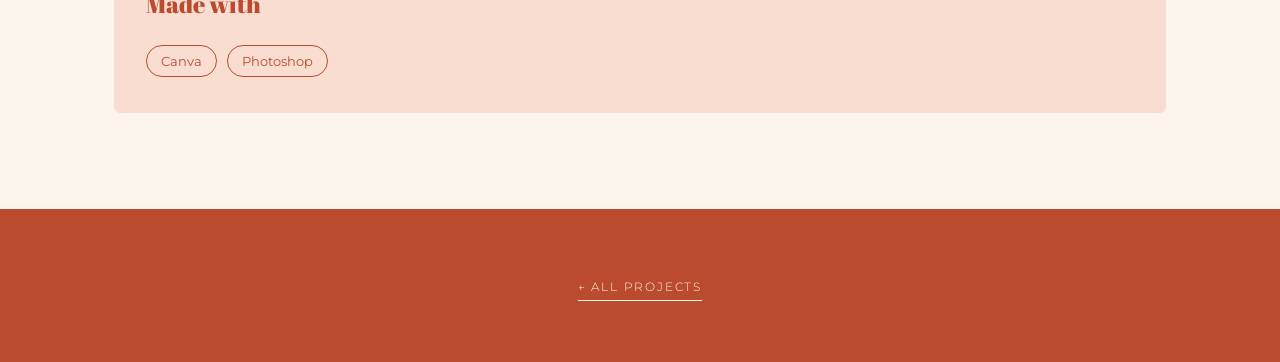
<file: projecten/scoop-scholen.html>
<!DOCTYPE html>
<html lang="en">
<head>
  <meta charset="UTF-8">
  <meta name="viewport" content="width=device-width, initial-scale=1.0">
  <title>Branding SCOOP schools · Tina Boeykens</title>
  <meta name="description" content="Some examples of graphic research, work or redesign for schools in the SCOOP group.">

  <link rel="preconnect" href="https://fonts.googleapis.com">
  <link rel="preconnect" href="https://fonts.gstatic.com" crossorigin>
  <link href="https://fonts.googleapis.com/css2?family=Abril+Fatface&family=DM+Serif+Display&family=Montserrat:wght@300;400;600&display=swap" rel="stylesheet">

  <link rel="stylesheet" href="../style.css">
</head>
<body class="project-page">

  <!-- =========================================================
       PROJECT DETAIL PAGE
       Copy this file to make the next project page.
       ========================================================= -->

  <a class="project-back" href="../index.html#branding">&larr; Back</a>

  <!-- 1. TOP: title, short intro and the facts, with the cover image next to it (below it on mobile) -->
  <header class="project-header section-light">
    <div class="container project-header-grid">
      <div class="project-header-text">
        <h1 class="project-title"><span class="project-number" aria-hidden="true">03</span>Branding SCOOP schools</h1>
        <p class="project-lead">Some examples of graphic research, work or redesign for schools in the SCOOP group.</p>

        <dl class="project-facts">
          <div><dt>Client</dt><dd>Kaleido, Spectrum, 't Kasteeltje, De Vleugel</dd></div>
          <div><dt>Role</dt><dd>Design</dd></div>
          <div><dt>Year</dt><dd>2026</dd></div>
        </dl>
      </div>

      <!-- 2. COVER IMAGE -->
      <figure class="project-cover">
        <img src="../assets/spectrum-start.png" alt="A pink watercolour blob with a happy face and hearts, under the words 'We werken vanuit het hart'.">
      </figure>
    </div>
  </header>

  <!-- 3. THE STORY: one block per school -->
  <main class="project-content container">

    <section class="project-block">
      <h2>Kaleido</h2>
      <p>A vision poster study for primary school Kaleido. An earlier proposal made by a colleague leaned too heavily on the logo, and forgot the message. I borrowed shapes from the already graphic logo, and also turned them into characters, adding the warmth and closeness the school was looking for. The concept works, though the style doesn’t yet match the clean lines of the logo. The school loved these first versions and chose to build on them.</p>
    </section>

    <div class="project-image-pair">
      <figure class="project-image">
        <img src="../assets/kaleido1.png" alt="First version of the Kaleido vision poster: a grid of coloured quarter circles with line-drawn characters and the school's values." loading="lazy">
        <figcaption>Before</figcaption>
      </figure>
      <figure class="project-image">
        <img src="../assets/kaleido2.png" alt="Detail of the first version, with the value 'Onderzoekend leren'." loading="lazy">
      </figure>
    </div>

    <!-- three images side by side, one caption -->
    <figure class="project-image project-image-trio">
      <div>
        <img src="../assets/kaleido3.jpg" alt="Final Kaleido vision poster with the four values in rounded blocks, each with a coloured shape and icon." loading="lazy">
        <img src="../assets/kaleido4.jpg" alt="Final Kaleido vision poster variant with a column of bold shapes next to the four values." loading="lazy">
        <img src="../assets/kaleido5.jpg" alt="Final Kaleido vision poster variant with illustrated characters in a grid of coloured squares." loading="lazy">
      </div>
      <figcaption>After</figcaption>
    </figure>

    <section class="project-block">
      <h2>Spectrum</h2>
      <p>A vision poster for Spectrum, bringing their motto “From the head, from the heart. For myself, for others, but always together” to life. With a highly diverse group of pupils, the design had to be tangible and inclusive. After animals and puzzle pieces proved too obvious, I created a family of soft, rounded blobs in the logo’s colours. Alongside the poster, I delivered ready-to-adapt templates and a character kit with faces, hands and feet, so the school can keep growing the blob family on its own. The result was met with great enthusiasm.</p>
    </section>

    <div class="project-image-pair">
      <figure class="project-image">
        <img src="../assets/spectrum1.png" alt="Spectrum vision poster with four smiling watercolour blobs and the motto 'maar altijd samen'." loading="lazy">
      </figure>
      <figure class="project-image">
        <img src="../assets/spectrum2.png" alt="Spectrum poster from the blob family." loading="lazy">
      </figure>
    </div>

    <div class="project-image-pair">
      <figure class="project-image">
        <img src="../assets/spectrum4.png" alt="Spectrum poster from the blob family." loading="lazy">
      </figure>
      <figure class="project-image">
        <img src="../assets/spectrum5.png" alt="Spectrum poster from the blob family." loading="lazy">
      </figure>
    </div>

    <section class="project-block">
      <h2>De Vleugel</h2>
      <p>De Vleugel, a primary school, loved its vision poster, but the text blocks were hard to read, especially online. I moved most of the text out of the image and onto the page itself, added a legend to clarify the colour coding, and boosted the contrast for better legibility. The bird and rounded corners from the school’s logo tie the design back to its identity.</p>
    </section>

    <figure class="project-image">
      <img src="../assets/vleugel1.png" alt="The original vision poster of De Vleugel: a yellow origami bird surrounded by blocks of small text." loading="lazy">
      <figcaption>Before</figcaption>
    </figure>

    <figure class="project-image">
      <img src="../assets/vleugel2.png" alt="The redesigned vision poster: a blue origami bird with short titles in light blocks and a legend." loading="lazy">
      <figcaption>After</figcaption>
    </figure>

    <section class="project-block">
      <h2>'t Kasteeltje</h2>
      <p>A job posting for a new principal at primary school ‘t Kasteeltje. Because it ran on SCOOP’s channels, the design is rooted in SCOOP’s visual identity, while touches of the school’s own colours help its logo blend in seamlessly. Photos from the school’s website complete the picture, reflecting the warm atmosphere ‘t Kasteeltje is known for.</p>
      <p><a class="project-file" href="../assets/kasteeltje1.pdf" target="_blank" rel="noopener">View the job posting (PDF) &rarr;</a></p>
    </section>

    <!-- 4. CREDITS -->
    <div class="project-credits">
      <section class="project-credits-box">
        <h2>Made with</h2>
        <ul class="project-tags">
          <li>Canva</li>
          <li>Photoshop</li>
        </ul>
      </section>
    </div>

  </main>

  <!-- 4. BOTTOM: back to the overview -->
  <nav class="project-nav section-dark">
    <a class="button" href="../index.html#branding">&larr; All projects</a>
  </nav>

</body>
</html>
</file>
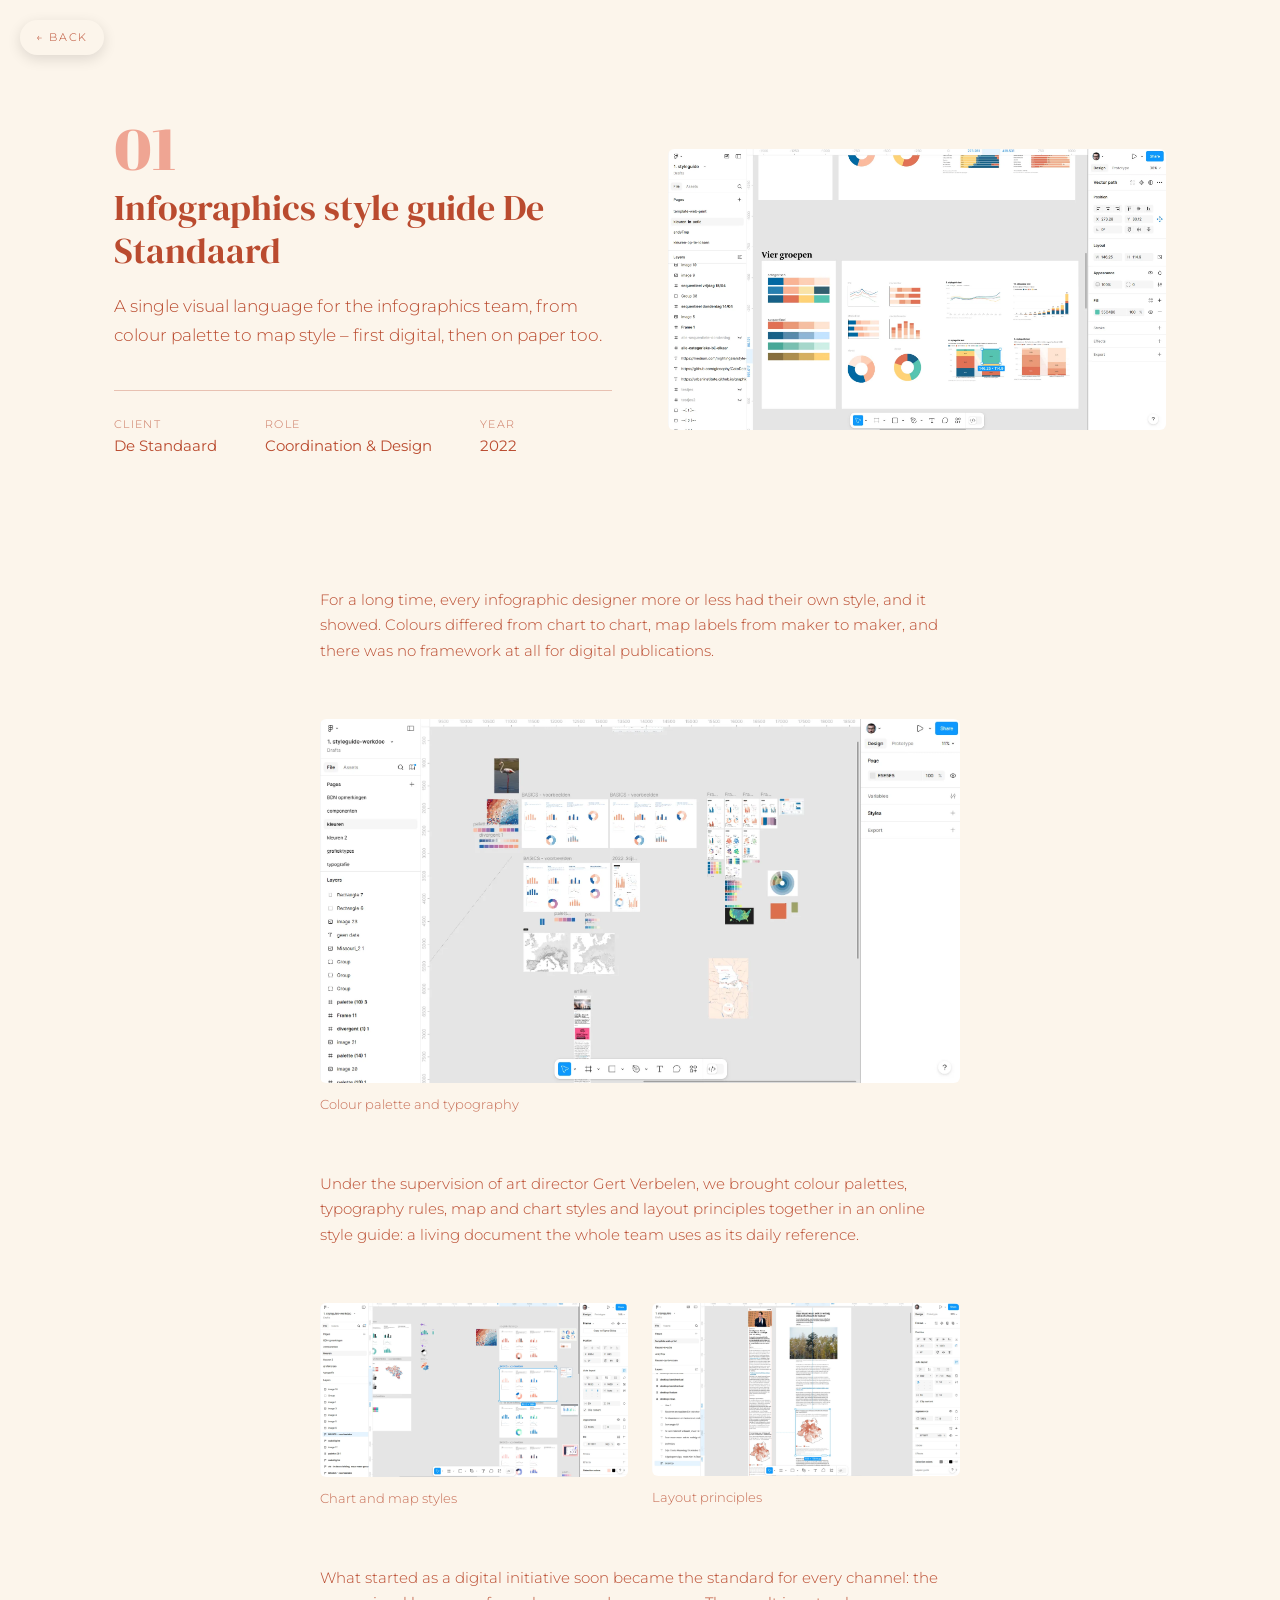
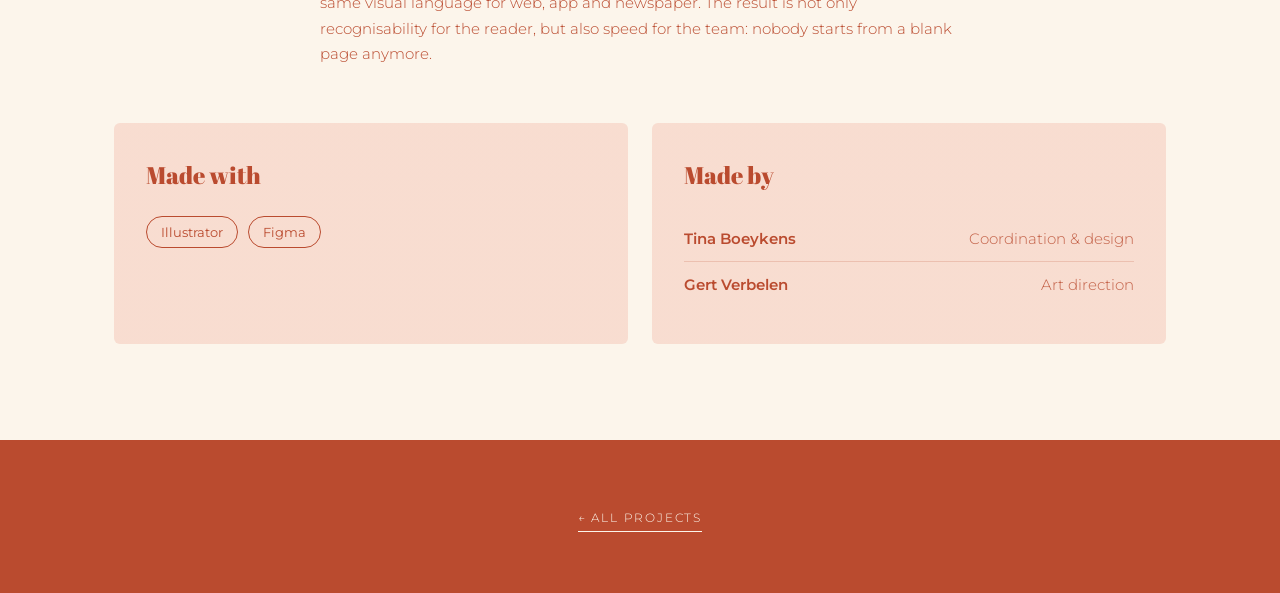
<file: projecten/styleguide.html>
<!DOCTYPE html>
<html lang="en">
<head>
  <meta charset="UTF-8">
  <meta name="viewport" content="width=device-width, initial-scale=1.0">
  <title>Infographics style guide De Standaard · Tina Boeykens</title>
  <meta name="description" content="A single visual language for the infographics team, from colour palette to map style – first digital, then on paper too.">

  <link rel="preconnect" href="https://fonts.googleapis.com">
  <link rel="preconnect" href="https://fonts.gstatic.com" crossorigin>
  <link href="https://fonts.googleapis.com/css2?family=Abril+Fatface&family=DM+Serif+Display&family=Montserrat:wght@300;400;600&display=swap" rel="stylesheet">

  <link rel="stylesheet" href="../style.css">
</head>
<body class="project-page">

  <!-- =========================================================
       PROJECT DETAIL PAGE
       Copy this file to make the next project page.
       ========================================================= -->

  <a class="project-back" href="../index.html#branding">&larr; Back</a>

  <!-- 1. TOP: title, short intro and the facts, with the cover image next to it (below it on mobile) -->
  <header class="project-header section-light">
    <div class="container project-header-grid">
      <div class="project-header-text">
        <h1 class="project-title"><span class="project-number" aria-hidden="true">01</span>Infographics style guide De Standaard</h1>
        <p class="project-lead">A single visual language for the infographics team, from colour palette to map style – first digital, then on paper too.</p>

        <dl class="project-facts">
          <div><dt>Client</dt><dd>De Standaard</dd></div>
          <div><dt>Role</dt><dd>Coordination &amp; Design</dd></div>
          <div><dt>Year</dt><dd>2022</dd></div>
        </dl>
      </div>

      <!-- 2. COVER IMAGE -->
      <figure class="project-cover">
        <img src="../assets/cover-styleguide.webp" alt="Pages from the infographics style guide.">
      </figure>
    </div>
  </header>

  <!-- 3. THE STORY: text blocks and images, in any order -->
  <main class="project-content container">

    <section class="project-block">
      <p>For a long time, every infographic designer more or less had their own style, and it showed. Colours differed from chart to chart, map labels from maker to maker, and there was no framework at all for digital publications.</p>
    </section>

    <figure class="project-image">
      <img src="../assets/styleguide-1.webp" alt="Overview of the colour palette and typography guidelines." loading="lazy">
      <figcaption>Colour palette and typography</figcaption>
    </figure>

    <section class="project-block">
      <p>Under the supervision of art director Gert Verbelen, we brought colour palettes, typography rules, map and chart styles and layout principles together in an online style guide: a living document the whole team uses as its daily reference.</p>
    </section>

    <div class="project-image-pair">
      <figure class="project-image">
        <img src="../assets/styleguide-2.webp" alt="Guidelines for chart and map styles." loading="lazy">
        <figcaption>Chart and map styles</figcaption>
      </figure>
      <figure class="project-image">
        <img src="../assets/styleguide-3.webp" alt="Layout principles and examples." loading="lazy">
        <figcaption>Layout principles</figcaption>
      </figure>
    </div>

    <section class="project-block">
      <p>What started as a digital initiative soon became the standard for every channel: the same visual language for web, app and newspaper. The result is not only recognisability for the reader, but also speed for the team: nobody starts from a blank page anymore.</p>
    </section>

    <!-- 4. CREDITS: tools and team -->
    <div class="project-credits">
      <section class="project-credits-box">
        <h2>Made with</h2>
        <ul class="project-tags">
          <li>Illustrator</li>
          <li>Figma</li>
        </ul>
      </section>

      <section class="project-credits-box">
        <h2>Made by</h2>
        <dl class="project-team">
          <div><dt>Tina Boeykens</dt><dd>Coordination &amp; design</dd></div>
          <div><dt>Gert Verbelen</dt><dd>Art direction</dd></div>
        </dl>
      </section>
    </div>

  </main>

  <!-- 4. BOTTOM: back to the overview -->
  <nav class="project-nav section-dark">
    <a class="button" href="../index.html#branding">&larr; All projects</a>
  </nav>

</body>
</html>
</file>
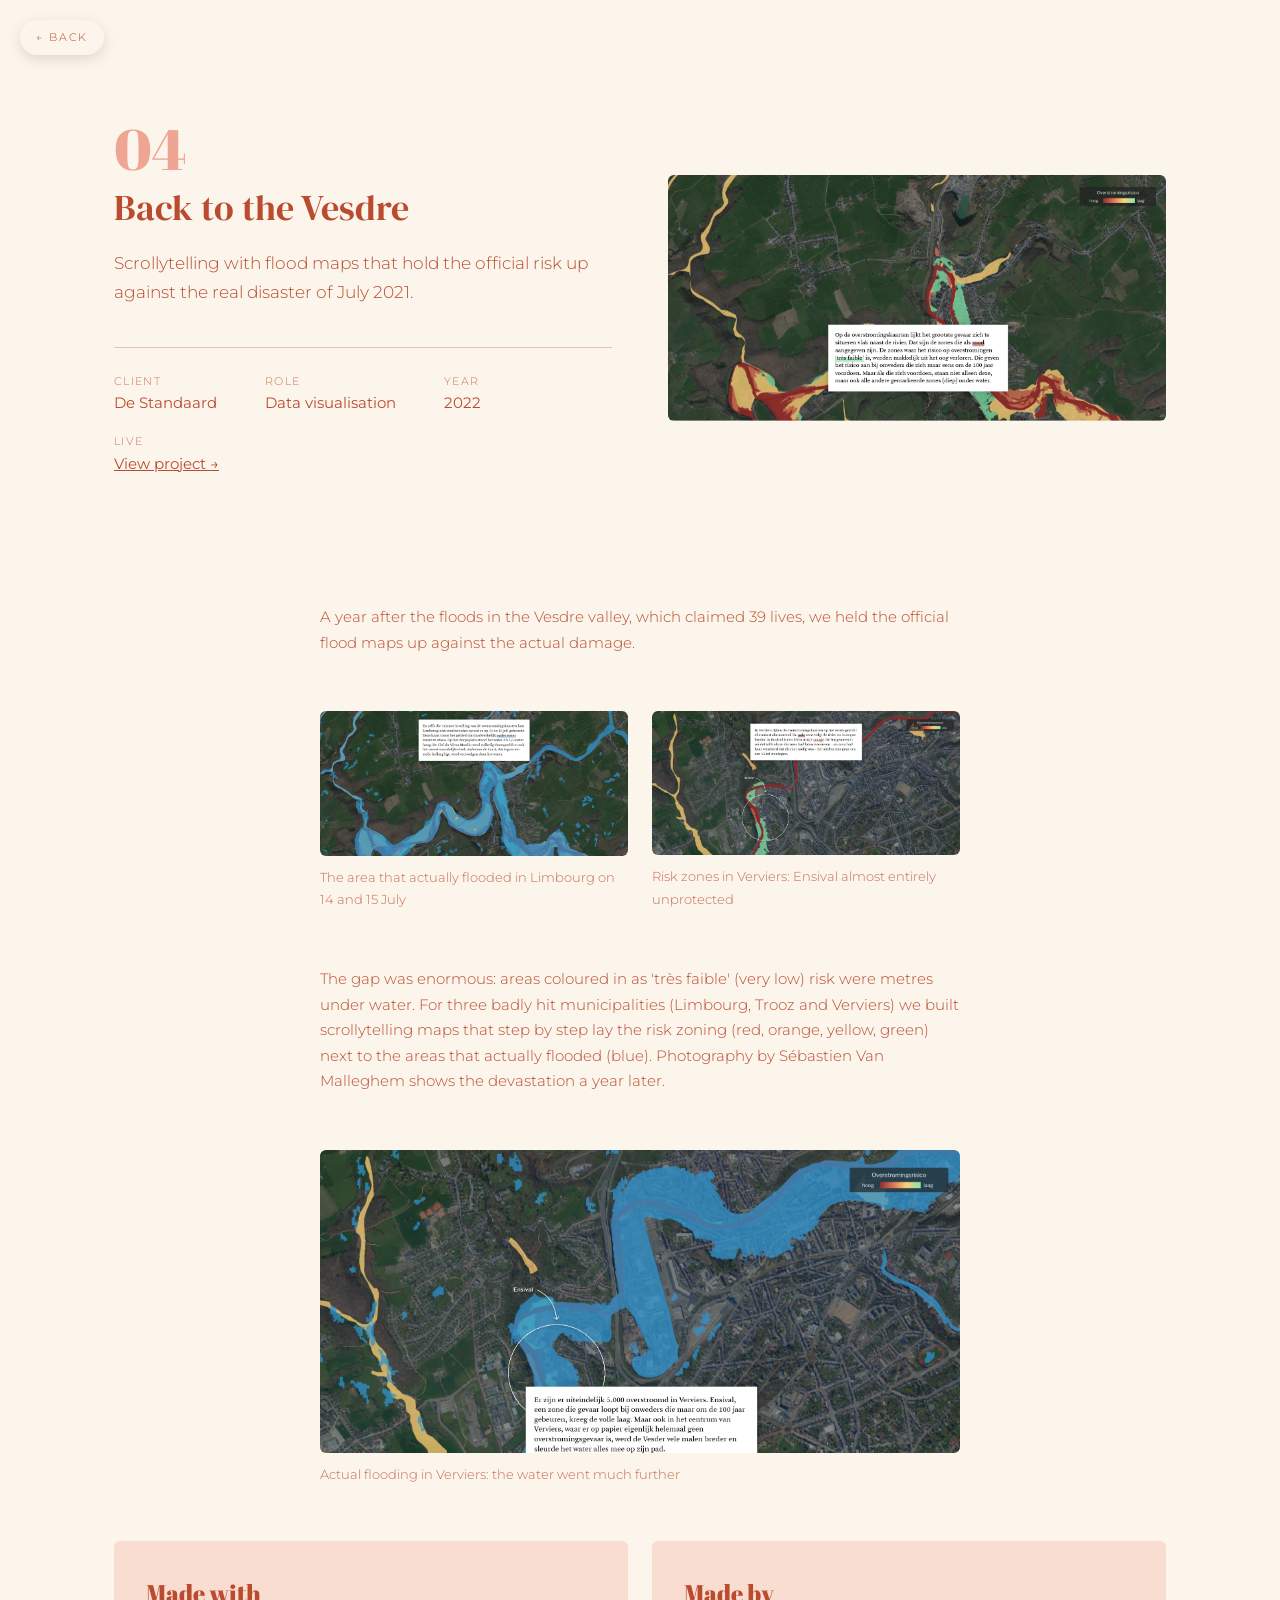
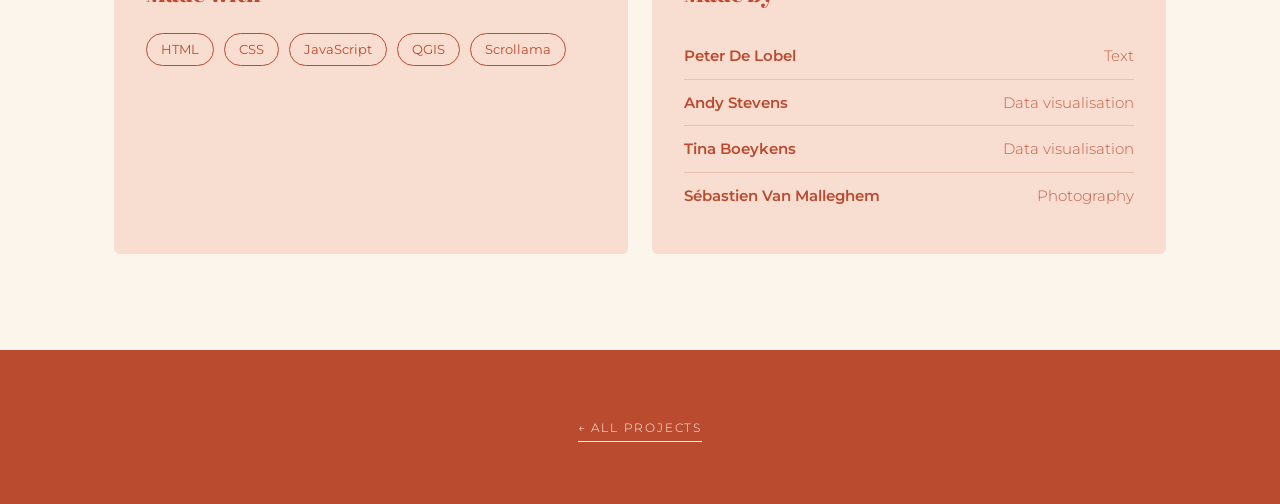
<file: projecten/vesder.html>
<!DOCTYPE html>
<html lang="en">
<head>
  <meta charset="UTF-8">
  <meta name="viewport" content="width=device-width, initial-scale=1.0">
  <title>Back to the Vesdre · Tina Boeykens</title>
  <meta name="description" content="Scrollytelling with flood maps that hold the official risk up against the real disaster of July 2021.">

  <link rel="preconnect" href="https://fonts.googleapis.com">
  <link rel="preconnect" href="https://fonts.gstatic.com" crossorigin>
  <link href="https://fonts.googleapis.com/css2?family=Abril+Fatface&family=DM+Serif+Display&family=Montserrat:wght@300;400;600&display=swap" rel="stylesheet">

  <link rel="stylesheet" href="../style.css">
</head>
<body class="project-page">

  <!-- =========================================================
       PROJECT DETAIL PAGE
       Copy this file to make the next project page.
       ========================================================= -->

  <a class="project-back" href="../index.html#dataviz">&larr; Back</a>

  <!-- 1. TOP: title, short intro and the facts, with the cover image next to it (below it on mobile) -->
  <header class="project-header section-light">
    <div class="container project-header-grid">
      <div class="project-header-text">
        <h1 class="project-title"><span class="project-number" aria-hidden="true">04</span>Back to the Vesdre</h1>
        <p class="project-lead">Scrollytelling with flood maps that hold the official risk up against the real disaster of July 2021.</p>

        <dl class="project-facts">
          <div><dt>Client</dt><dd>De Standaard</dd></div>
          <div><dt>Role</dt><dd>Data visualisation</dd></div>
          <div><dt>Year</dt><dd>2022</dd></div>
          <div><dt>Live</dt><dd><a href="https://extra.standaard.be/html/2022/vesderkaarten/index.html" target="_blank" rel="noopener">View project &rarr;</a></dd></div>
        </dl>
      </div>

      <!-- 2. COVER IMAGE -->
      <figure class="project-cover">
        <img src="../assets/vesder.webp" alt="Satellite map with flood risk zones along the Vesdre.">
      </figure>
    </div>
  </header>

  <!-- 3. THE STORY: text blocks and images, in any order -->
  <main class="project-content container">

    <section class="project-block">
      <p>A year after the floods in the Vesdre valley, which claimed 39 lives, we held the official flood maps up against the actual damage.</p>
    </section>

    <div class="project-image-pair">
      <figure class="project-image">
        <img src="../assets/veder2.webp" alt="Satellite map of Limbourg with a blue overlay of the area that actually flooded." loading="lazy">
        <figcaption>The area that actually flooded in Limbourg on 14 and 15 July</figcaption>
      </figure>
      <figure class="project-image">
        <img src="../assets/vesder3.webp" alt="Satellite map of Verviers with risk zones and Ensival marked." loading="lazy">
        <figcaption>Risk zones in Verviers: Ensival almost entirely unprotected</figcaption>
      </figure>
    </div>

    <section class="project-block">
      <p>The gap was enormous: areas coloured in as 'très faible' (very low) risk were metres under water. For three badly hit municipalities (Limbourg, Trooz and Verviers) we built scrollytelling maps that step by step lay the risk zoning (red, orange, yellow, green) next to the areas that actually flooded (blue). Photography by Sébastien Van Malleghem shows the devastation a year later.</p>
    </section>

    <figure class="project-image">
      <img src="../assets/vesder4.webp" alt="Satellite map of Verviers with a blue flood overlay along the Vesdre." loading="lazy">
      <figcaption>Actual flooding in Verviers: the water went much further</figcaption>
    </figure>

    <!-- 4. CREDITS: tools and team -->
    <div class="project-credits">
      <section class="project-credits-box">
        <h2>Made with</h2>
        <ul class="project-tags">
          <li>HTML</li>
          <li>CSS</li>
          <li>JavaScript</li>
          <li>QGIS</li>
          <li>Scrollama</li>
        </ul>
      </section>

      <section class="project-credits-box">
        <h2>Made by</h2>
        <dl class="project-team">
          <div><dt>Peter De Lobel</dt><dd>Text</dd></div>
          <div><dt>Andy Stevens</dt><dd>Data visualisation</dd></div>
          <div><dt>Tina Boeykens</dt><dd>Data visualisation</dd></div>
          <div><dt>Sébastien Van Malleghem</dt><dd>Photography</dd></div>
        </dl>
      </section>
    </div>

  </main>

  <!-- 4. BOTTOM: back to the overview -->
  <nav class="project-nav section-dark">
    <a class="button" href="../index.html#dataviz">&larr; All projects</a>
  </nav>

</body>
</html>
</file>
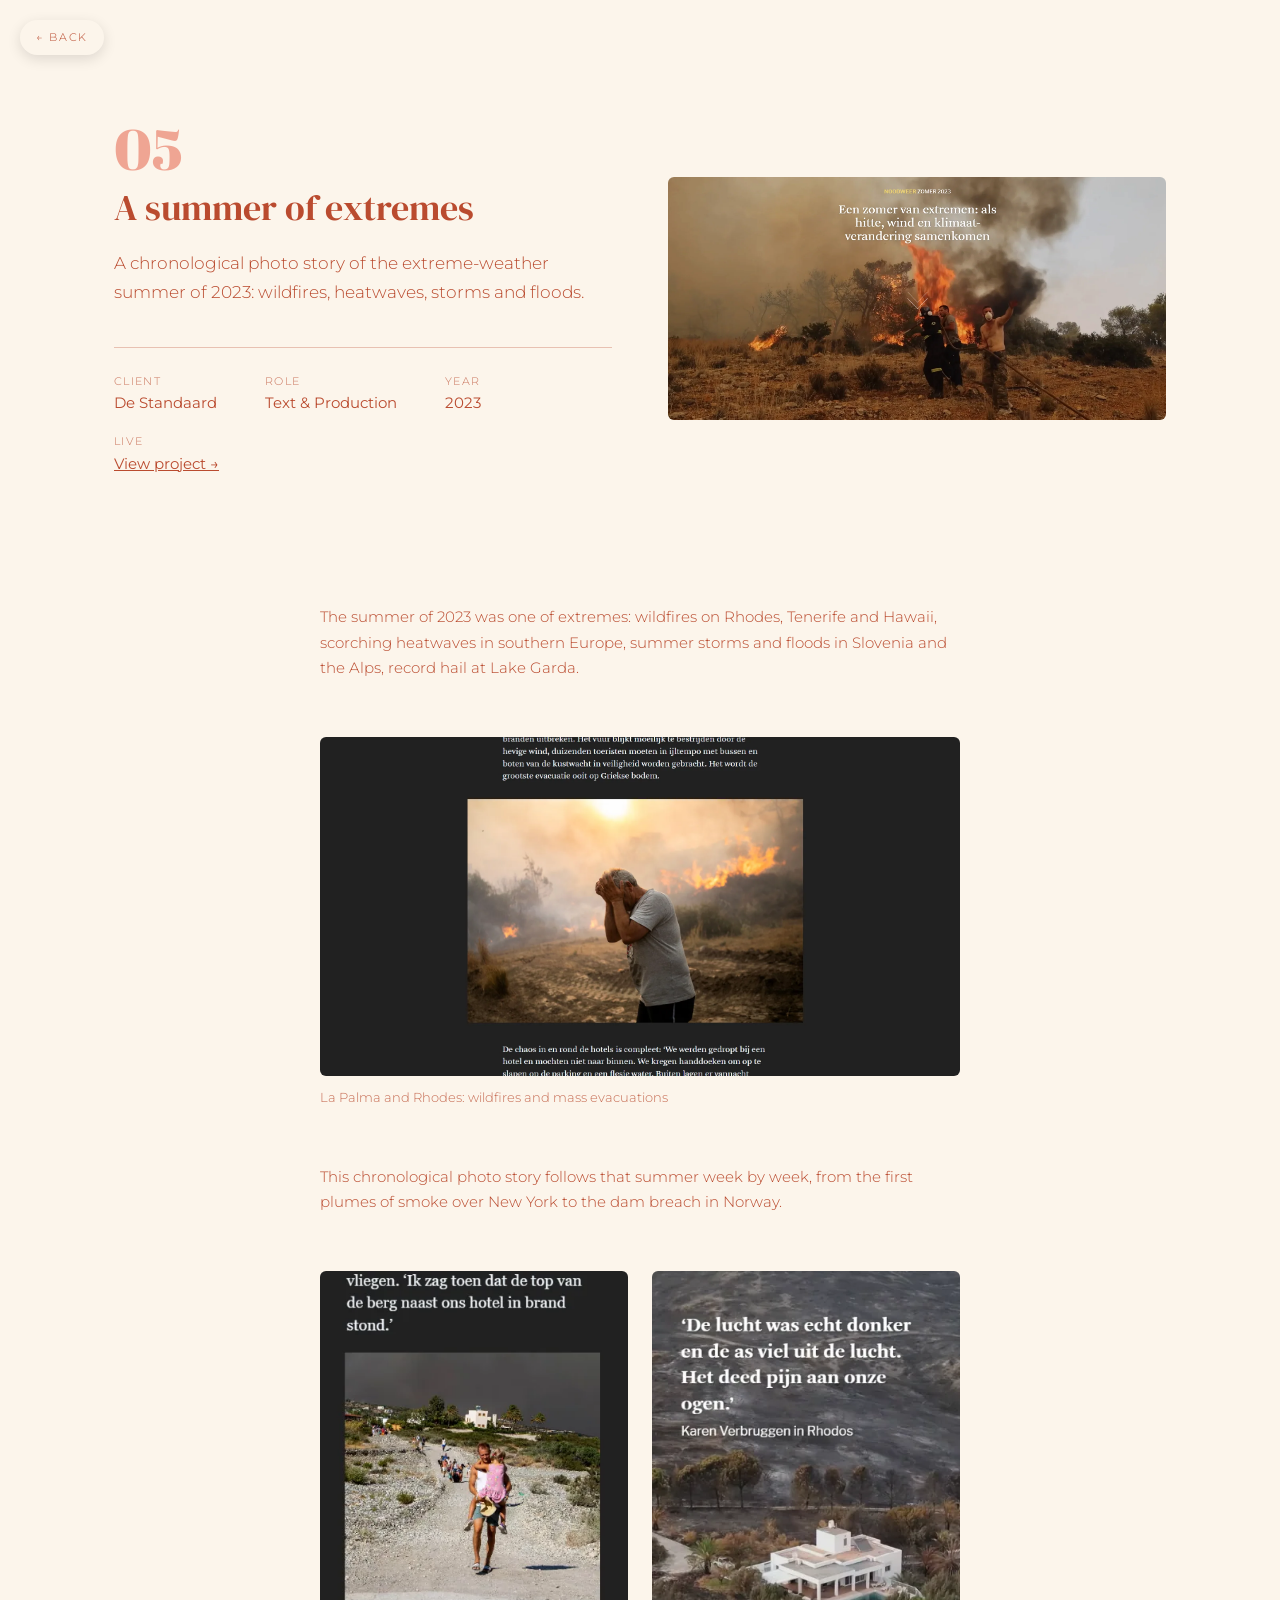
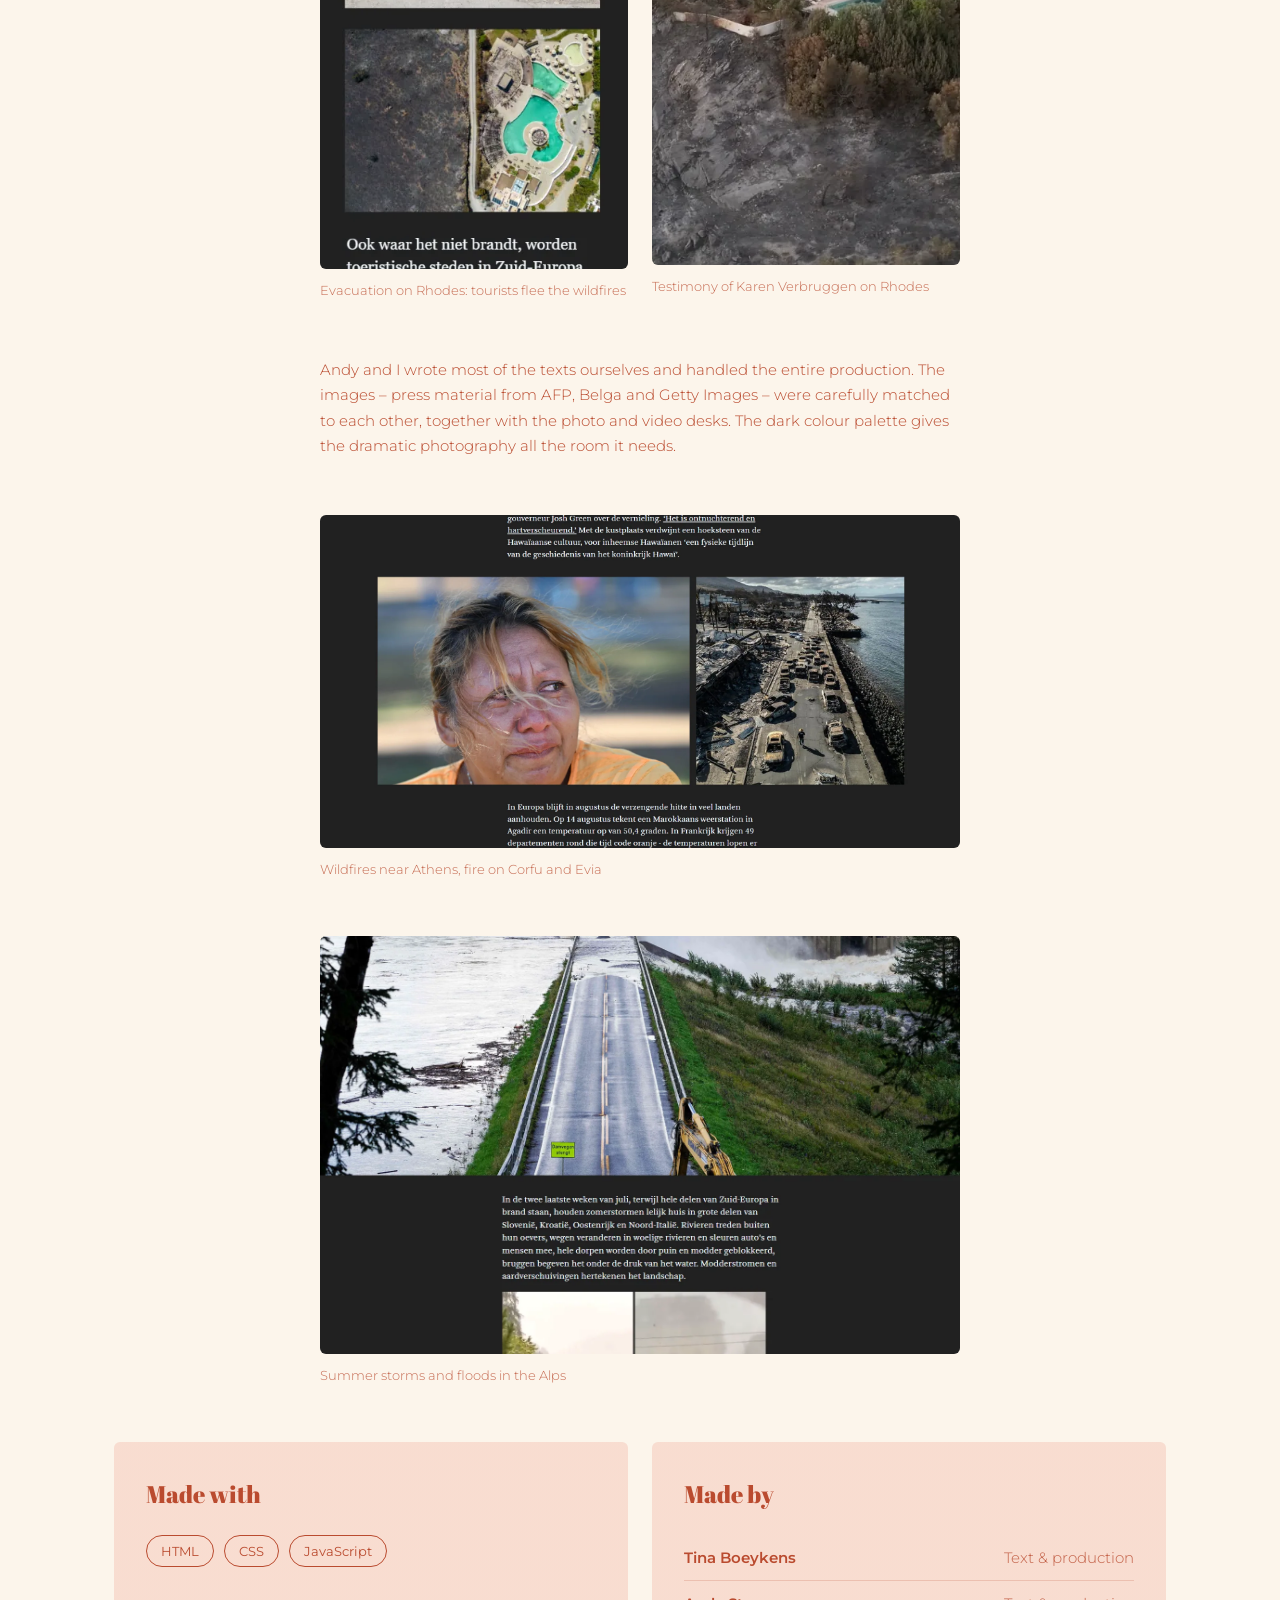
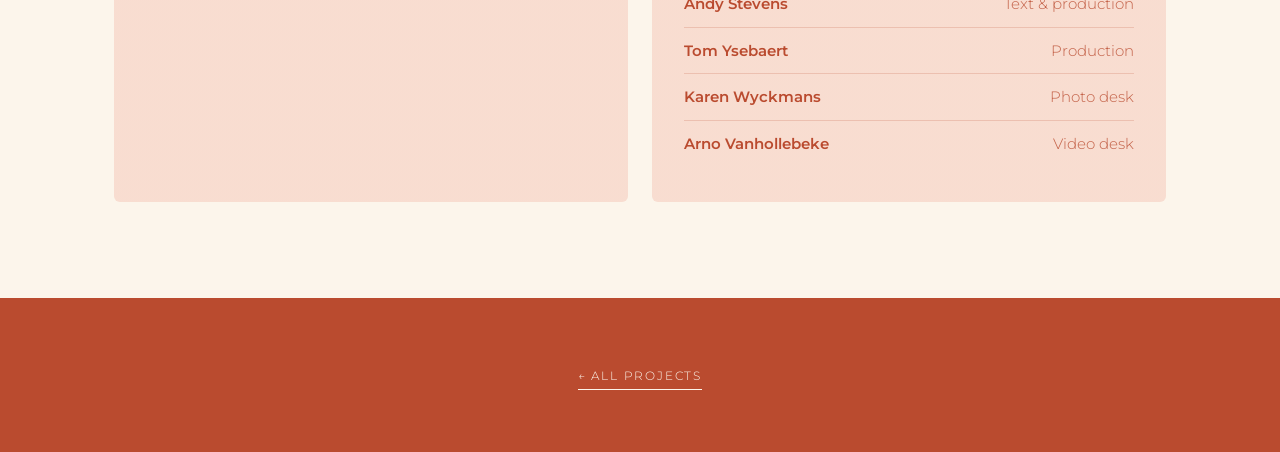
<file: projecten/zomer-van-extremen.html>
<!DOCTYPE html>
<html lang="en">
<head>
  <meta charset="UTF-8">
  <meta name="viewport" content="width=device-width, initial-scale=1.0">
  <title>A summer of extremes · Tina Boeykens</title>
  <meta name="description" content="A chronological photo story of the extreme-weather summer of 2023: wildfires, heatwaves, storms and floods.">

  <link rel="preconnect" href="https://fonts.googleapis.com">
  <link rel="preconnect" href="https://fonts.gstatic.com" crossorigin>
  <link href="https://fonts.googleapis.com/css2?family=Abril+Fatface&family=DM+Serif+Display&family=Montserrat:wght@300;400;600&display=swap" rel="stylesheet">

  <link rel="stylesheet" href="../style.css">
</head>
<body class="project-page">

  <!-- =========================================================
       PROJECT DETAIL PAGE
       Copy this file to make the next project page.
       ========================================================= -->

  <a class="project-back" href="../index.html#interactive">&larr; Back</a>

  <!-- 1. TOP: title, short intro and the facts, with the cover image next to it (below it on mobile) -->
  <header class="project-header section-light">
    <div class="container project-header-grid">
      <div class="project-header-text">
        <h1 class="project-title"><span class="project-number" aria-hidden="true">05</span>A summer of extremes</h1>
        <p class="project-lead">A chronological photo story of the extreme-weather summer of 2023: wildfires, heatwaves, storms and floods.</p>

        <dl class="project-facts">
          <div><dt>Client</dt><dd>De Standaard</dd></div>
          <div><dt>Role</dt><dd>Text &amp; Production</dd></div>
          <div><dt>Year</dt><dd>2023</dd></div>
          <div><dt>Live</dt><dd><a href="https://extra.standaard.be/html/2023/noodweer/index.html" target="_blank" rel="noopener">View project &rarr;</a></dd></div>
        </dl>
      </div>

      <!-- 2. COVER IMAGE -->
      <figure class="project-cover">
        <img src="../assets/zomer.webp" alt="Opening of the photo story with wildfires.">
      </figure>
    </div>
  </header>

  <!-- 3. THE STORY: text blocks and images, in any order -->
  <main class="project-content container">

    <section class="project-block">
      <p>The summer of 2023 was one of extremes: wildfires on Rhodes, Tenerife and Hawaii, scorching heatwaves in southern Europe, summer storms and floods in Slovenia and the Alps, record hail at Lake Garda.</p>
    </section>

    <figure class="project-image">
      <img src="../assets/zomer2.webp" alt="Text about the wildfires on La Palma and the evacuation of Rhodes with a reportage photo." loading="lazy">
      <figcaption>La Palma and Rhodes: wildfires and mass evacuations</figcaption>
    </figure>

    <section class="project-block">
      <p>This chronological photo story follows that summer week by week, from the first plumes of smoke over New York to the dam breach in Norway.</p>
    </section>

    <div class="project-image-pair">
      <figure class="project-image">
        <img src="../assets/zomer3.webp" alt="Mobile view with the evacuation on Rhodes and an aerial photo of a destroyed resort." loading="lazy">
        <figcaption>Evacuation on Rhodes: tourists flee the wildfires</figcaption>
      </figure>
      <figure class="project-image">
        <img src="../assets/zomer5.webp" alt="Quote by Karen Verbruggen on Rhodes with a destroyed house in the background." loading="lazy">
        <figcaption>Testimony of Karen Verbruggen on Rhodes</figcaption>
      </figure>
    </div>

    <section class="project-block">
      <p>Andy and I wrote most of the texts ourselves and handled the entire production. The images – press material from AFP, Belga and Getty Images – were carefully matched to each other, together with the photo and video desks. The dark colour palette gives the dramatic photography all the room it needs.</p>
    </section>

    <figure class="project-image">
      <img src="../assets/zomer4.webp" alt="Firefighters battling wildfires near Athens with flames in the trees." loading="lazy">
      <figcaption>Wildfires near Athens, fire on Corfu and Evia</figcaption>
    </figure>

    <figure class="project-image">
      <img src="../assets/zomer6.webp" alt="Floods in Slovenia with a flooded road and a dam." loading="lazy">
      <figcaption>Summer storms and floods in the Alps</figcaption>
    </figure>

    <!-- 4. CREDITS: tools and team -->
    <div class="project-credits">
      <section class="project-credits-box">
        <h2>Made with</h2>
        <ul class="project-tags">
          <li>HTML</li>
          <li>CSS</li>
          <li>JavaScript</li>
        </ul>
      </section>

      <section class="project-credits-box">
        <h2>Made by</h2>
        <dl class="project-team">
          <div><dt>Tina Boeykens</dt><dd>Text &amp; production</dd></div>
          <div><dt>Andy Stevens</dt><dd>Text &amp; production</dd></div>
          <div><dt>Tom Ysebaert</dt><dd>Production</dd></div>
          <div><dt>Karen Wyckmans</dt><dd>Photo desk</dd></div>
          <div><dt>Arno Vanhollebeke</dt><dd>Video desk</dd></div>
        </dl>
      </section>
    </div>

  </main>

  <!-- 4. BOTTOM: back to the overview -->
  <nav class="project-nav section-dark">
    <a class="button" href="../index.html#interactive">&larr; All projects</a>
  </nav>

</body>
</html>
</file>
<file: style.css>
/* ============================================================
   COLOURS & FONTS — change them here, everywhere follows
   ============================================================ */
:root {
  --rust:   #ba4b2f;   /* all text, headings */
  --cream:  #fcf5eb;   /* hero text side, about section */
  --light:  var(--cream);   /* light sections: same cream as the hero */
  --salmon: #efa593;   /* "dark" sections, hero image side */
  --blush:  #f3ddd7;   /* cards and "&" on light sections */
  --pink:   #fcd0ce;   /* contact image side */
  --text-dark:  var(--rust);
  --text-light: var(--cream);

  --font-heading: "Abril Fatface", Georgia, serif;
  --font-body: "Montserrat", Arial, sans-serif;
  --font-project-title: "DM Serif Display", Georgia, serif;   /* long titles on project pages: easier to read than Abril */

  --max-width: 1100px;
}

/* ============================================================
   BASICS
   ============================================================ */
* { box-sizing: border-box; margin: 0; padding: 0; }

body {
  font-family: var(--font-body);
  font-weight: 300;
  font-size: 15px;
  line-height: 1.7;
  color: var(--text-dark);
  background: var(--light);
}

img { display: block; max-width: 100%; }
a { color: inherit; }

.container {
  max-width: var(--max-width);
  width: 100%;
  margin: 0 auto;
  padding: 0 24px;
}

/* ============================================================
   ALTERNATING SECTION COLOURS
   Swap "section-dark" / "section-light" in the HTML to change.
   ============================================================ */
.section {
  padding: 90px 0;
  min-height: 100vh;
  min-height: 100svh;   /* at least one screen tall, grows with its content */
  display: flex;
  align-items: center;
}

.section-dark  { background: var(--rust);   color: var(--text-light); }
.section-light { background: var(--light);  color: var(--text-dark); }
.section-dark .section-title { color: var(--text-light); }

/* ============================================================
   INTRO / HERO
   ============================================================ */
.hero {
  display: grid;
  grid-template-columns: 1fr 1fr;
  grid-template-rows: minmax(0, 1fr);   /* one row, exactly the screen height */
  height: 100vh;
  height: 100svh;
  color: var(--text-dark);   /* rust on cream, overrides section-dark */
}

.hero-text {
  display: flex;
  flex-direction: column;
  justify-content: center;
  align-items: center;
  text-align: center;
  padding: 60px 24px;
  background: var(--cream);
}

.eyebrow {
  text-transform: uppercase;
  letter-spacing: 0.15em;
  font-size: 12px;
  margin-bottom: 20px;
}

.hero h1 {
  font-family: var(--font-heading);
  font-weight: 400;
  font-size: clamp(56px, 8vw, 104px);
  line-height: 1;
  margin-bottom: 85px;
}

.hero-lead {
  font-size: 14px;
  letter-spacing: 0.05em;
  margin-bottom: 14px;
}

.button {
  margin-top: 36px;
  text-decoration: none;
  text-transform: uppercase;
  letter-spacing: 0.15em;
  font-size: 12px;
  padding-bottom: 6px;
  border-bottom: 1px solid currentColor;
  transition: opacity 0.2s;
}
.button:hover { opacity: 0.6; }

/* shared by the hero and Let's talk */
.hero-image,
.contact-image {
  height: 100%;   /* explicit, so it can never grow past the section's screen height */
  display: flex;
  align-items: center;
  justify-content: center;
  min-height: 0;
  overflow: hidden;
  padding: 40px 24px;
  background: var(--salmon);
}

/* illustration in a pill-shaped frame with a soft ring */
.hero-image img,
.contact-image img {
  height: min(78vh, 640px);
  height: min(78svh, 640px);
  aspect-ratio: 7 / 10;
  object-fit: cover;
  object-position: center top;
  border-radius: 999px;
  border: 14px solid #f5c4b6;
}

/* hero: a round blob rises slowly from below, stretches into the pill, then the illustration fades in */
.hero-blob {
  height: min(78vh, 640px);
  height: min(78svh, 640px);
  aspect-ratio: 7 / 10;
  border: 14px solid #f5c4b6;
  border-radius: 50% / 35%;   /* same pill as 999px, but animatable */
  overflow: hidden;
  background: #f5c4b6;
  will-change: transform;
  /* three layers that run together, each with one continuous curve (no stop-and-go) */
  animation:
    blob-rise 2.9s cubic-bezier(0.45, 0, 0.25, 1.04) both,
    blob-wobble 3.2s both,
    blob-grow 2.1s cubic-bezier(0.5, 0, 0.2, 1) 2.5s both,
    /* "forwards", not "both": they may only take over once they start */
    blob-settle 3.4s 4.2s forwards,
    blob-ooze 3.2s 4.6s forwards;
}

.hero-image .hero-blob img {
  width: 100%;
  height: 100%;
  border: 0;
  border-radius: 0;
  opacity: 0;
  animation: hero-fade-in 1.6s ease 4.4s forwards;
}

/* rising from below: one smooth glide with a tiny overshoot */
@keyframes blob-rise {
  from { translate: 0 120%; }
  to   { translate: 0 0; }
}

/* squash & stretch like a spring: it only slows down at the extremes */
@keyframes blob-wobble {
  0%, 100% { transform: none;              animation-timing-function: ease-in-out; }
  30%      { transform: scale(0.93, 1.09); animation-timing-function: ease-in-out; }   /* stretched as it rises */
  62%      { transform: scale(1.07, 0.94); animation-timing-function: ease-in-out; }   /* squashes as it arrives */
  84%      { transform: scale(0.98, 1.02); animation-timing-function: ease-in-out; }
}

/* scale(x, y) with x:y = 10:7 turns the 7:10 frame into a circle, then it grows into the pill */
@keyframes blob-grow {
  from { scale: 0.5 0.35; border-radius: 50%; }
  to   { scale: 1 1;      border-radius: 50% / 35%; }
}

/* once it reaches full size: a last jelly-like wobble that dies out */
@keyframes blob-settle {
  0%, 100% { transform: none;                animation-timing-function: cubic-bezier(0.6, 0, 0.4, 1); }
  24%      { transform: scale(1.015, 0.986); animation-timing-function: cubic-bezier(0.6, 0, 0.4, 1); }
  50%      { transform: scale(0.992, 1.008); animation-timing-function: cubic-bezier(0.6, 0, 0.4, 1); }
  76%      { transform: scale(1.003, 0.997); animation-timing-function: cubic-bezier(0.6, 0, 0.4, 1); }
}

/* ...while the outline sways a little out of shape, like lava */
@keyframes blob-ooze {
  0%, 100% { border-radius: 50% / 35%;                         animation-timing-function: cubic-bezier(0.6, 0, 0.4, 1); }
  30%      { border-radius: 48% 52% 51% 49% / 34% 36% 34.5% 35.5%; animation-timing-function: cubic-bezier(0.6, 0, 0.4, 1); }
  65%      { border-radius: 51.5% 48.5% 49.5% 50.5% / 35.5% 34.5% 35.5% 34.5%; animation-timing-function: cubic-bezier(0.6, 0, 0.4, 1); }
}

@keyframes hero-fade-in {
  to { opacity: 1; }
}

@media (prefers-reduced-motion: reduce) {
  .hero-blob { animation: none; }
  .hero-image .hero-blob img { animation: none; opacity: 1; }
}

/* ============================================================
   SECTION TITLES WITH THE BIG "&"
   ============================================================ */
.section-title {
  position: relative;
  font-family: var(--font-heading);
  font-weight: 400;
  font-size: clamp(34px, 5.5vw, 72px);
  line-height: 1.1;
  margin-bottom: 20px;
  padding-left: 0.3em;
}

.amp {
  position: absolute;
  left: -0.35em;
  top: 50%;
  transform: translateY(-50%);
  font-size: 2.2em;
  color: var(--salmon);
  opacity: 0.8;
  z-index: 0;
}

.section-title { isolation: isolate; }
.amp { z-index: -1; }

.section-intro {
  max-width: 560px;
  margin-bottom: 48px;
}

/* ============================================================
   PROJECT CARDS / CAROUSEL
   Cards scroll horizontally; the arrow only shows up (via JS)
   when there are more cards than fit the screen.
   ============================================================ */
.carousel {
  position: relative;
}

.cards {
  display: flex;
  gap: 24px;
  overflow-x: auto;
  scroll-snap-type: x proximity;
  scroll-padding-left: 24px;
  scrollbar-width: none;        /* Firefox */
  -ms-overflow-style: none;     /* old Edge */
}
.cards::-webkit-scrollbar { display: none; } /* Chrome/Safari */

.card {
  flex: 0 0 280px;
  scroll-snap-align: start;
  display: block;
  text-decoration: none;
  border-radius: 6px;
  overflow: hidden;
  /* salmon at 30% over cream: looks the same on cream and on rust sections,
     and keeps the rust text readable */
  background:
    linear-gradient(rgba(239, 165, 147, 0.3), rgba(239, 165, 147, 0.3)),
    var(--cream);
  color: var(--text-dark);
  transition: transform 0.25s, box-shadow 0.25s;
}

.card:hover {
  transform: translateY(-4px);
  box-shadow: 0 10px 24px rgba(0, 0, 0, 0.18);
}

.carousel-arrow {
  display: none; /* shown via JS only when the cards overflow */
  position: absolute;
  top: 50%;
  right: -22px;
  transform: translateY(-50%);
  width: 52px;
  height: 52px;
  border: none;
  border-radius: 50%;
  background: var(--rust);
  color: var(--text-light);
  font-size: 20px;
  line-height: 1;
  cursor: pointer;
  box-shadow: 0 6px 18px rgba(0, 0, 0, 0.25);
  transition: opacity 0.2s, transform 0.2s;
}
.carousel-arrow-prev { right: auto; left: -22px; }
.section-dark .carousel-arrow { background: var(--cream); color: var(--text-dark); }

.carousel-arrow:hover { transform: translateY(-50%) scale(1.08); }
.carousel-arrow.is-visible { display: flex; align-items: center; justify-content: center; }

@media (min-width: 801px) {
  .section { padding: 80px 0 130px; }
  .card { flex-basis: 340px; }
  .cards { gap: 32px; }
}

.card-image {
  aspect-ratio: 16 / 10;
  background: #ead3cc;   /* shows while an image is missing */
}
.card-image img,
.card-image video { width: 100%; height: 100%; object-fit: cover; display: block; }

/* play button on video cards */
.card-video .card-image { position: relative; }
.card-video .card-image::after {
  content: "";
  position: absolute;
  top: 50%;
  left: 50%;
  width: 64px;
  height: 64px;
  transform: translate(-50%, -50%);
  border-radius: 50%;
  background: rgba(255, 255, 255, 0.85)
    url("data:image/svg+xml,%3Csvg xmlns='http://www.w3.org/2000/svg' viewBox='0 0 24 24'%3E%3Cpath d='M8 5v14l11-7z' fill='%23ba4b2f'/%3E%3C/svg%3E")
    55% 50% / 28px no-repeat;
  box-shadow: 0 6px 18px rgba(0, 0, 0, 0.25);
  transition: transform 0.2s;
}
.card-video:hover .card-image::after { transform: translate(-50%, -50%) scale(1.08); }

/* ============================================================
   VIDEO POP-UP
   ============================================================ */
.video-modal {
  margin: auto;
  padding: 0;
  border: none;
  background: transparent;
  overflow: visible;
}
.video-modal::backdrop { background: rgba(0, 0, 0, 0.85); }

.video-modal video {
  display: block;
  max-width: 90vw;
  max-height: 85vh;
  border-radius: 6px;
  background: #000;
}
@media (min-width: 801px) {
  .video-modal video { max-width: min(800px, 70vw); max-height: 65vh; }
}

/* embeds (Instagram reel): portrait, fixed size */
.video-modal iframe {
  display: block;
  width: min(400px, 90vw);
  height: min(720px, 85vh);
  border: none;
  border-radius: 6px;
  background: #fff;
}
.video-modal iframe[hidden],
.video-modal video[hidden] { display: none; }

.video-modal-close {
  position: absolute;
  top: -48px;
  right: 0;
  width: 40px;
  height: 40px;
  border: none;
  border-radius: 50%;
  background: var(--light);
  color: var(--text-dark);
  font-size: 24px;
  line-height: 1;
  cursor: pointer;
}

.card-body {
  display: flex;
  align-items: flex-start;
  gap: 14px;
  padding: 18px 20px 28px;
}

.card-number {
  font-size: 40px;
  font-weight: 300;
  line-height: 1;
}

.card-title {
  font-size: 15px;
  font-weight: 400;
  line-height: 1.3;
}

.card-subtitle {
  margin-top: 6px;
  font-size: 13px;
  line-height: 1.45;
  opacity: 0.85;
}

.card-text { flex: 1; }

.card-label {
  display: table;          /* shrink to fit the text … */
  margin: 20px 0 0 auto;   /* … and push to the right */
  padding: 2px 8px;
  border: 1px solid currentColor;
  border-radius: 999px;
  font-size: 9px;
  font-weight: 600;
  letter-spacing: 0.04em;
  text-transform: uppercase;
}

/* ============================================================
   PROJECT DETAIL PAGE (projecten/*.html)
   ============================================================ */
.project-page { background: var(--cream); }

.project-back {
  position: fixed;
  top: 20px;
  left: 20px;
  z-index: 10;
  padding: 8px 16px;
  border-radius: 999px;
  background: var(--cream);
  box-shadow: 0 4px 14px rgba(0, 0, 0, 0.12);
  text-decoration: none;
  text-transform: uppercase;
  letter-spacing: 0.15em;
  font-size: 11px;
  transition: opacity 0.2s;
}
.project-back:hover { opacity: 0.7; }

.project-header { padding: 120px 0 56px; }

/* salmon number above the title */
.project-number {
  display: block;
  font-family: var(--font-heading);
  margin-bottom: 0.15em;
  font-size: 1.6em;
  line-height: 1;
  color: var(--salmon);
}

.project-title {
  font-family: var(--font-project-title);
  font-weight: 400;
  font-size: clamp(26px, 4.5vw, 40px);
  line-height: 1.2;
  max-width: 900px;
}

.project-lead {
  max-width: 560px;
  margin-top: 20px;
  font-size: 17px;
}

.project-facts {
  display: flex;
  flex-wrap: wrap;
  gap: 16px 48px;
  margin-top: 40px;
  padding-top: 24px;
  border-top: 1px solid rgba(186, 75, 47, 0.3);
}
.project-facts dt {
  text-transform: uppercase;
  letter-spacing: 0.12em;
  font-size: 11px;
  opacity: 0.75;
}
.project-facts dd { font-weight: 400; }

/* desktop: text left, cover image right */
@media (min-width: 801px) {
  .project-header-grid {
    display: grid;
    grid-template-columns: 1fr 1fr;
    gap: 56px;
    align-items: center;
  }
  .project-title { font-size: clamp(26px, 2.8vw, 36px); }
}

/* mobile: cover image below the text */
@media (max-width: 800px) {
  .project-cover { margin-top: 40px; }
}

.project-cover img,
.project-cover video {
  display: block;
  width: 100%;
  border-radius: 6px;
}

.project-content { padding-top: 72px; padding-bottom: 96px; }

.project-block {
  max-width: 640px;
  margin: 0 auto 56px;
}
.project-block h2 {
  font-family: var(--font-heading);
  font-weight: 400;
  font-size: 28px;
  margin-bottom: 14px;
}
.project-block p + p { margin-top: 14px; }

.project-image { margin: 0 0 56px; }
.project-image img {
  width: 100%;
  border-radius: 6px;
  background: #ead3cc;   /* shows while an image is missing */
}
.project-image figcaption {
  margin-top: 10px;
  font-size: 13px;
  opacity: 0.8;
}
.project-image figcaption:empty { display: none; }

.project-image-pair {
  display: grid;
  grid-template-columns: 1fr 1fr;
  gap: 24px;
  align-items: start;
}

/* all images in the story as wide as the text */
.project-content .project-image,
.project-image-pair {
  max-width: 640px;
  margin-left: auto;
  margin-right: auto;
}
.project-image-pair .project-image { max-width: none; }

/* three images side by side with one caption (stacked on mobile) */
.project-image-trio > div {
  display: grid;
  grid-template-columns: repeat(3, 1fr);
  gap: 16px;
  align-items: start;
}
@media (max-width: 800px) {
  .project-image-trio > div { grid-template-columns: 1fr; }
}

/* link to a PDF in the story */
.project-file {
  display: inline-block;
  padding: 6px 16px;
  border: 1px solid currentColor;
  border-radius: 999px;
  font-size: 13px;
  font-weight: 400;
  text-decoration: none;
  transition: background 0.2s, color 0.2s;
}
.project-file:hover { background: var(--rust); color: var(--cream); }

/* live charts (Datawrapper), also as wide as the text */
.project-embed {
  max-width: 640px;
  margin: 0 auto 56px;
  padding: 16px;
  border-radius: 6px;
  background: #fff;   /* the charts have a white background */
}
.project-embed iframe {
  display: block;
  width: 100%;
  border: 0;
}

/* credits at the bottom: "made with" tags and "made by" team */
.project-credits {
  display: grid;
  grid-template-columns: repeat(auto-fit, minmax(280px, 1fr));   /* two boxes side by side, or one full width */
  gap: 24px;
  margin-top: 24px;
}

.project-credits-box {
  padding: 32px 32px 36px;
  border-radius: 6px;
  /* same tint as the cards on the index */
  background:
    linear-gradient(rgba(239, 165, 147, 0.3), rgba(239, 165, 147, 0.3)),
    var(--cream);
}
.project-credits-box h2 {
  font-family: var(--font-heading);
  font-weight: 400;
  font-size: 24px;
  margin-bottom: 20px;
}

.project-tags {
  display: flex;
  flex-wrap: wrap;
  gap: 10px;
  list-style: none;
}
.project-tags li {
  padding: 4px 14px;
  border: 1px solid currentColor;
  border-radius: 999px;
  font-size: 13px;
  font-weight: 400;
}

.project-team div {
  display: flex;
  justify-content: space-between;
  gap: 16px;
  padding: 10px 0;
  border-bottom: 1px solid rgba(186, 75, 47, 0.2);
}
.project-team div:last-child { border-bottom: 0; }
.project-team dt { font-weight: 600; }
.project-team dd { text-align: right; opacity: 0.85; }

@media (max-width: 800px) {
  .project-credits { grid-template-columns: 1fr; }
  .project-credits-box { padding: 24px; }
}

.project-nav {
  padding: 64px 24px;
  text-align: center;
}
.project-nav .button { margin-top: 0; }

@media (max-width: 800px) {
  .project-header { padding: 96px 0 40px; }
  .project-image-pair { grid-template-columns: 1fr; gap: 0; }
}

/* ============================================================
   EXPERIENCE / SKILLS / STUDIES
   ============================================================ */
.about-grid {
  display: grid;
  grid-template-columns: repeat(3, 1fr);
  gap: 48px;
  margin-bottom: 48px;
}

.column-title {
  font-family: var(--font-heading);
  font-weight: 400;
  font-size: 28px;
  margin-bottom: 20px;
}

.job { margin-bottom: 20px; }
.job-place { font-weight: 600; }

.skills { padding-left: 18px; }
.skills li { margin-bottom: 8px; }

#about { background: var(--cream); }

.portrait {
  width: 200px;
  border-radius: 100px 100px 4px 4px;   /* arch top, as in the design */
  background: var(--pink);
}

/* ============================================================
   LET'S TALK
   ============================================================ */
.contact {
  display: grid;
  grid-template-columns: 1fr 1fr;
  grid-template-rows: minmax(0, 1fr);   /* one row, exactly the screen height */
  height: 100vh;
  height: 100svh;
  background: var(--cream);   /* overrides section-dark, same as the hero */
  color: var(--text-dark);
}

.contact-text {
  display: flex;
  flex-direction: column;
  justify-content: center;
  padding: 90px 8vw;
}

.contact-title {
  font-family: var(--font-heading);
  font-weight: 400;
  font-size: clamp(36px, 5vw, 52px);
  margin-bottom: 48px;
}

.label {
  text-transform: uppercase;
  letter-spacing: 0.12em;
  font-size: 11px;
  margin-top: 28px;
}

.contact-value {
  font-family: var(--font-heading);
  font-size: 17px;
}
.contact-value a { text-decoration: none; }
.contact-value a:hover { text-decoration: underline; }

.contact-image img { object-position: center 40%; }   /* keep the phone in view */

/* ============================================================
   FOOTER
   ============================================================ */
.footer {
  text-align: center;
  padding: 24px;
  font-size: 12px;
  background: var(--light);
}

/* ============================================================
   MOBILE
   ============================================================ */
@media (max-width: 800px) {
  .hero,
  .contact { grid-template-columns: 1fr; }

  .hero,
  .contact { grid-template-rows: auto auto; }

  .hero-image,
  .contact-image { min-height: 320px; }

  .hero-image img,
  .contact-image img { height: 280px; }

  .hero-blob { height: 280px; }

  .about-grid { grid-template-columns: 1fr; gap: 32px; }

  .section { padding: 64px 0; }
  .contact-text { padding: 64px 24px; }
}
</file>
